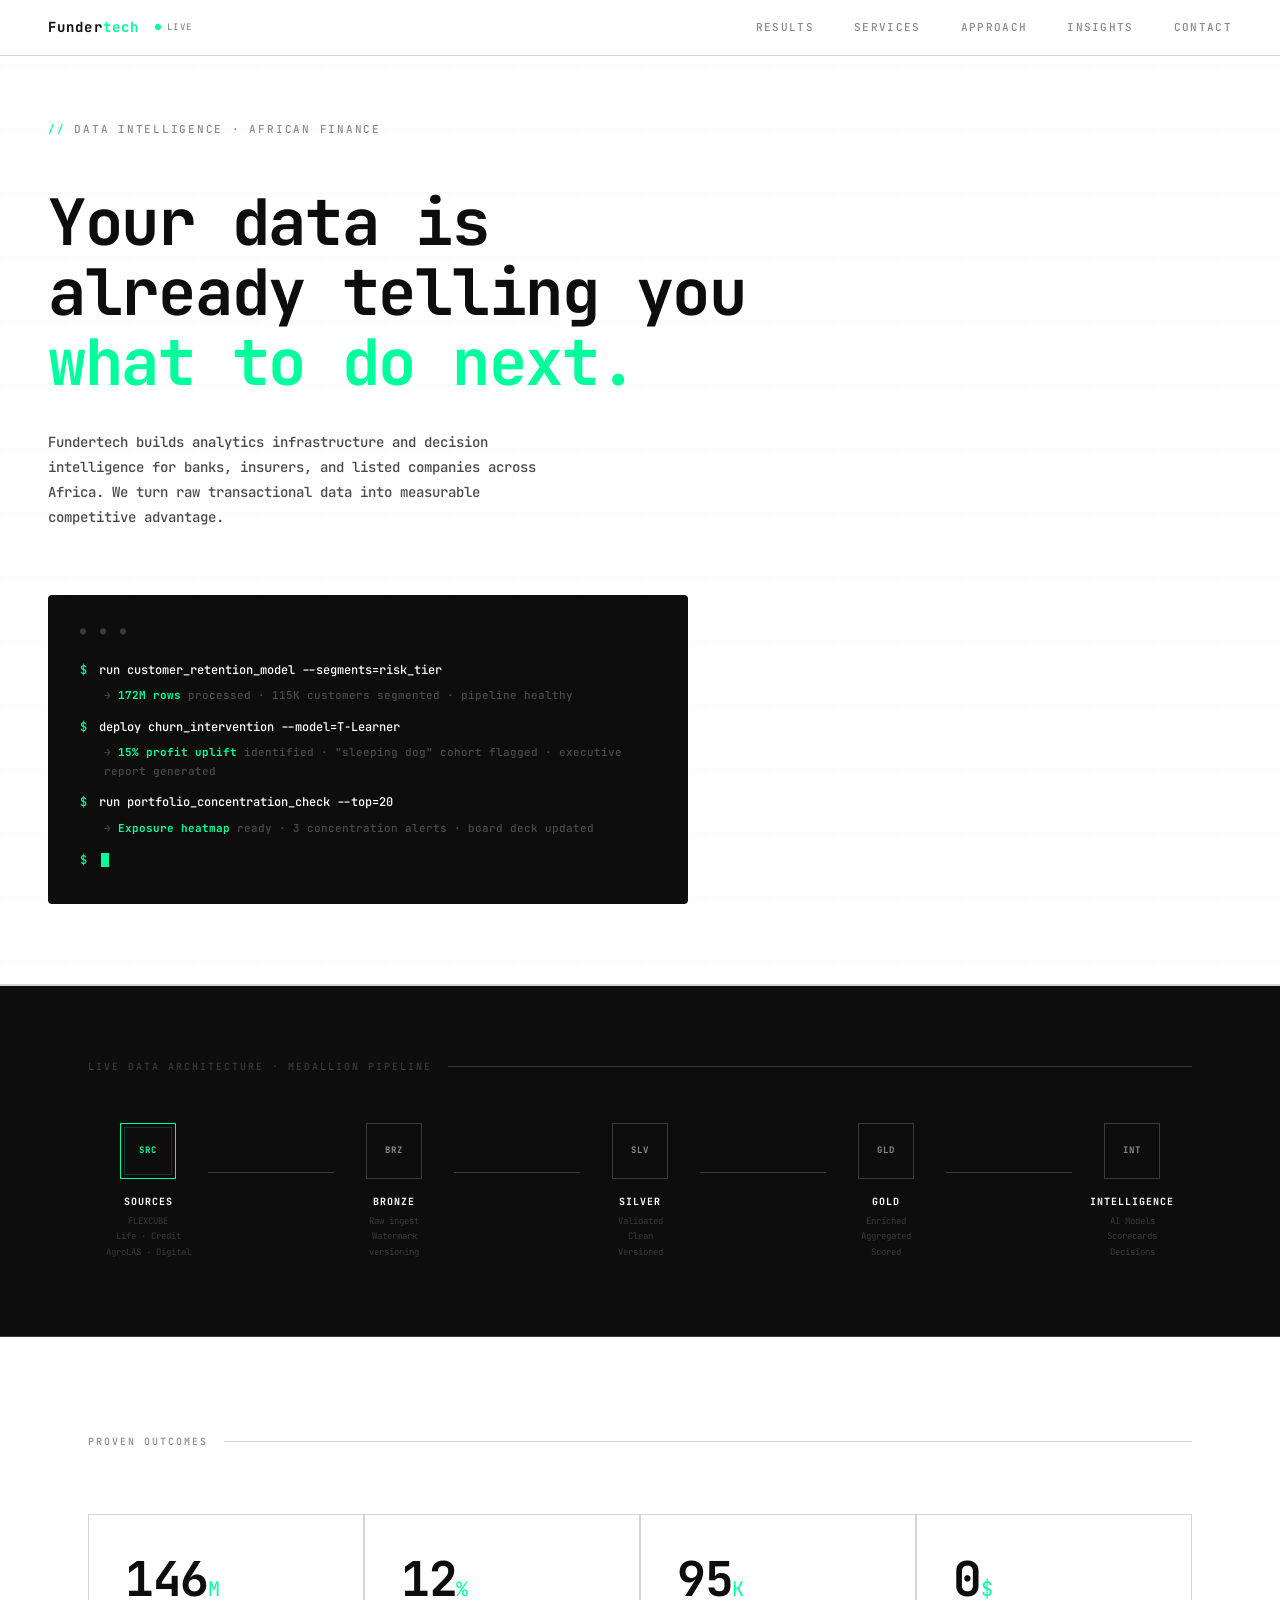
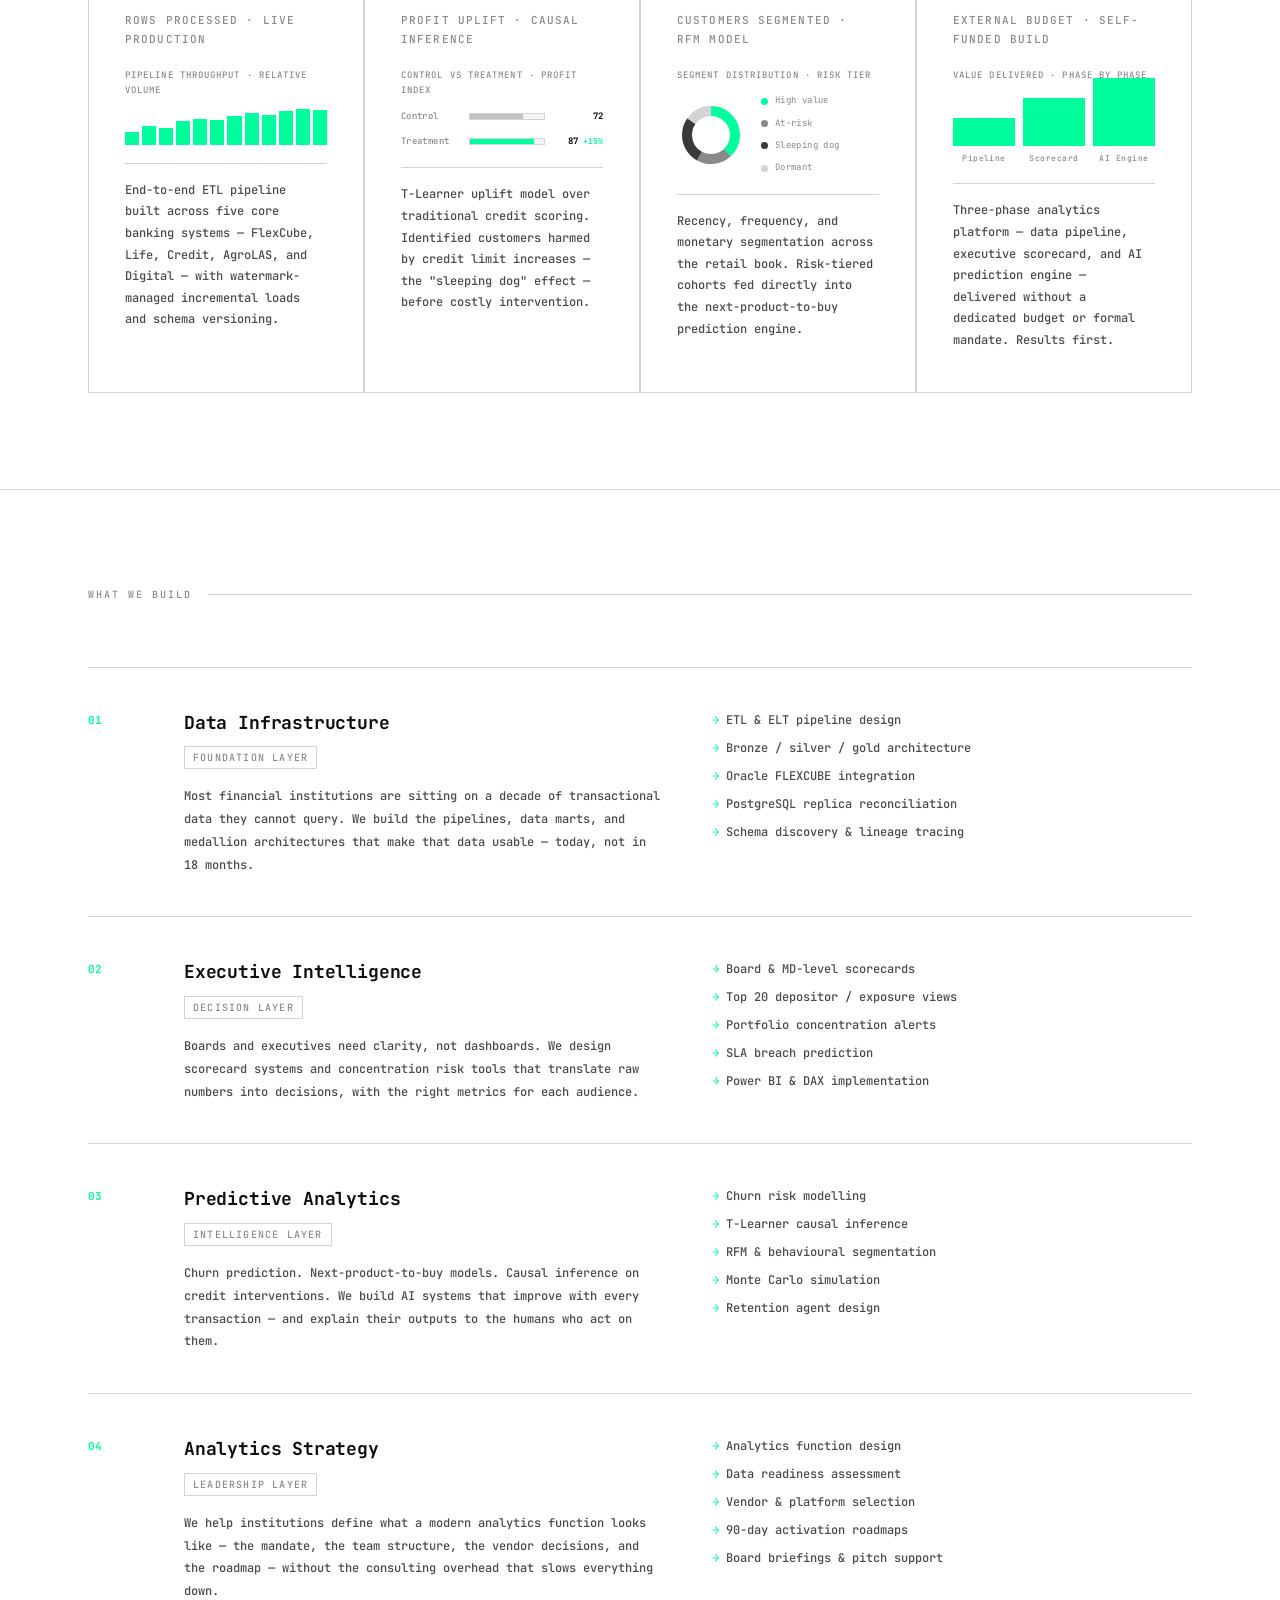
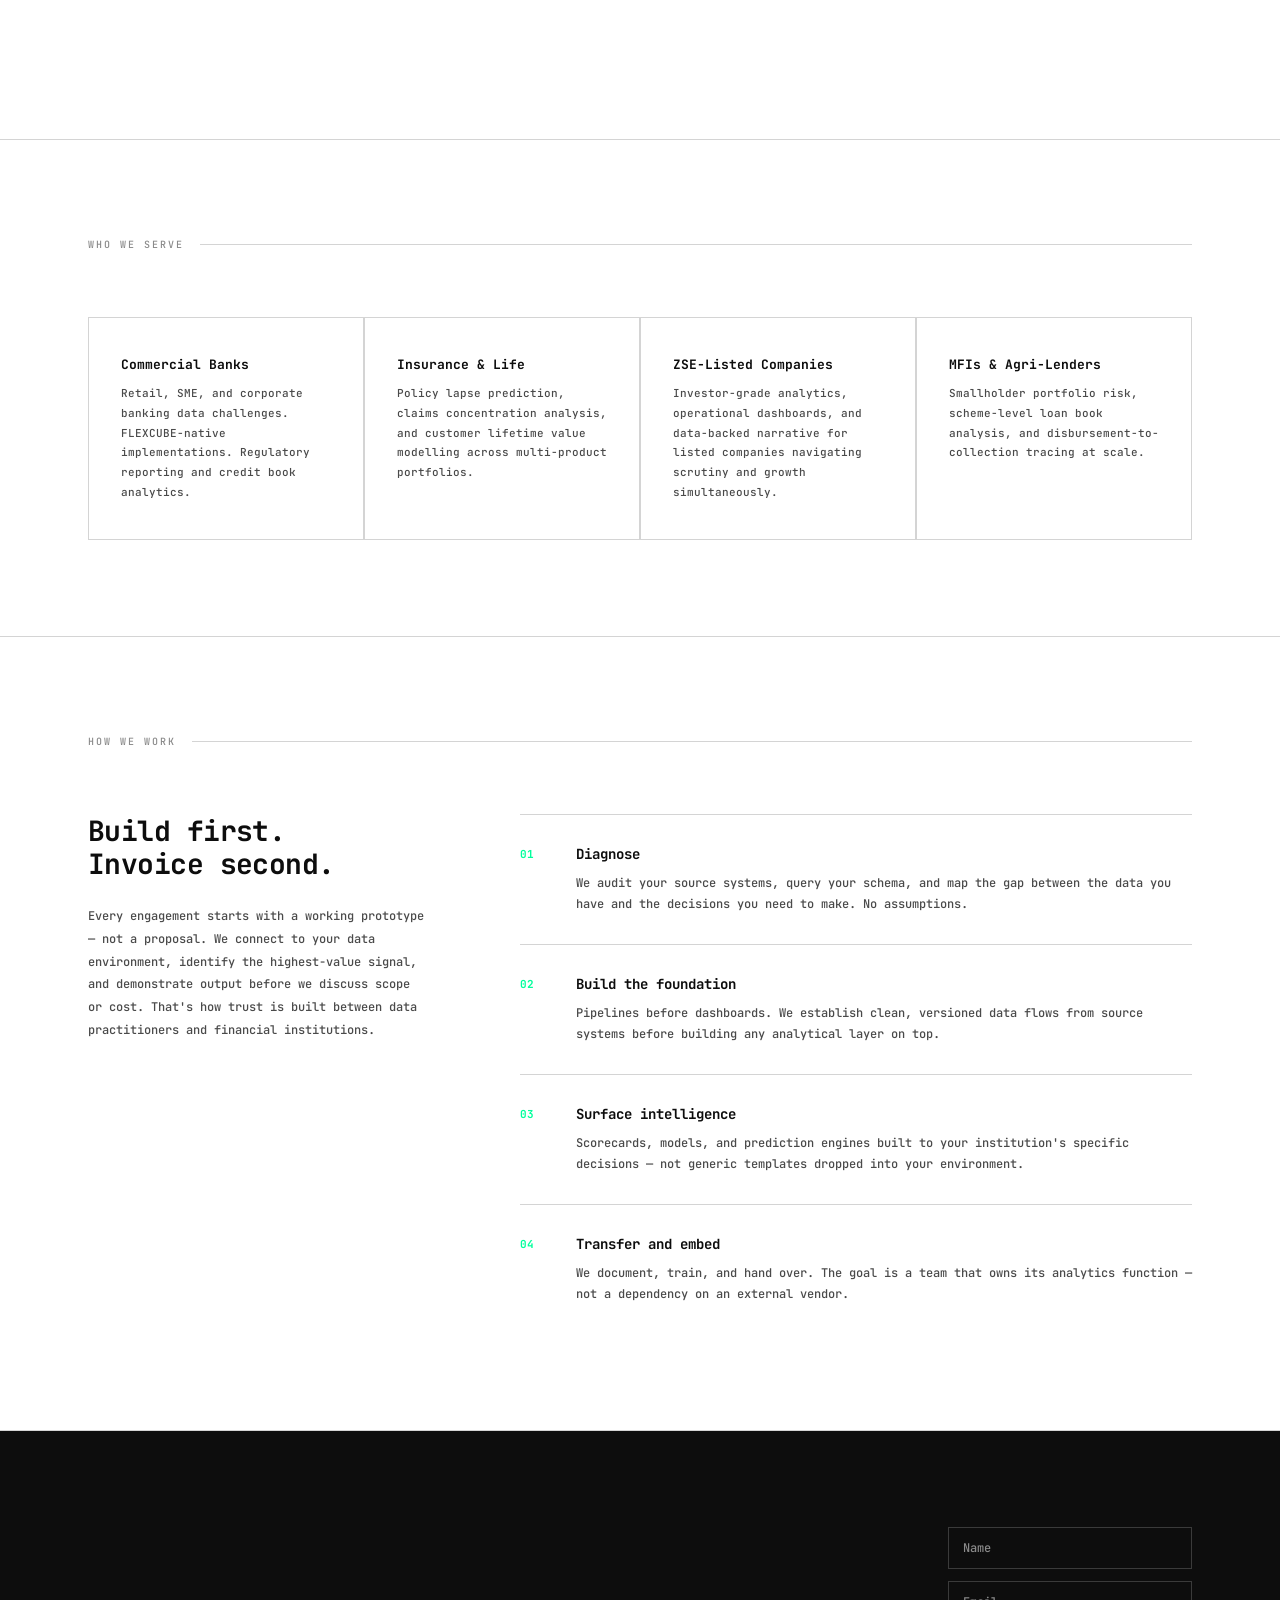
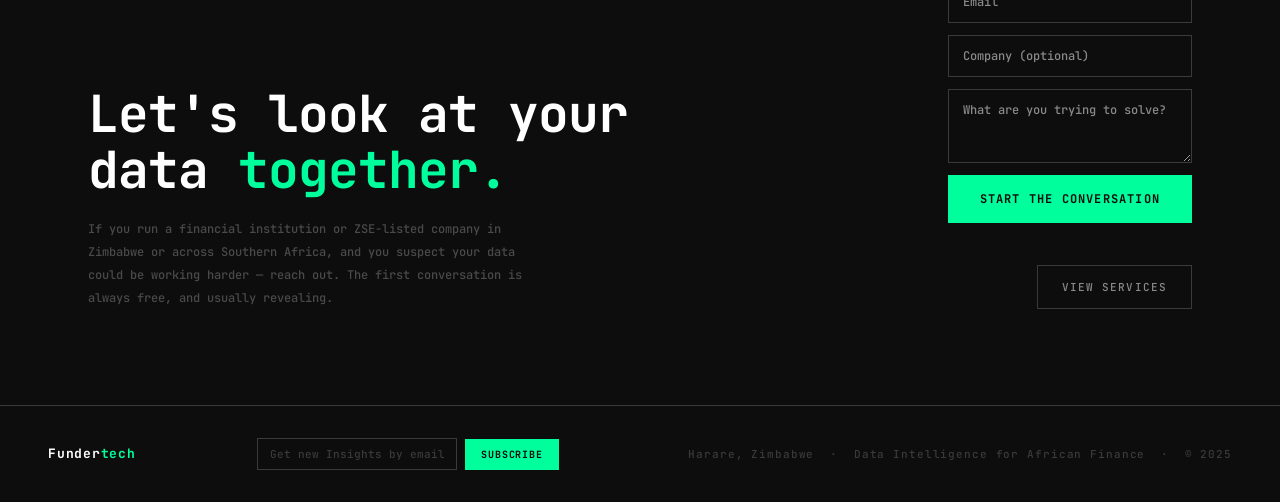
<file: index.html>
<!DOCTYPE html>
<html lang="en">
<head>
<meta charset="UTF-8">
<meta name="viewport" content="width=device-width, initial-scale=1.0">
<title>Fundertech — Data Intelligence for African Finance</title>
<link rel="preconnect" href="https://fonts.googleapis.com">
<link href="https://fonts.googleapis.com/css2?family=JetBrains+Mono:wght@400;500;600;700&display=swap" rel="stylesheet">
<link rel="stylesheet" href="styles.css">
</head>
<body>

<!-- NAV -->
<nav>
  <div class="nav-brand">
    <a href="#" class="nav-logo">Funder<span>tech</span></a>
    <span class="nav-live"><span class="live-dot"></span>live</span>
  </div>
  <button class="nav-toggle" aria-label="Toggle menu" aria-expanded="false" aria-controls="nav-links">
    <span></span><span></span><span></span>
  </button>
  <ul class="nav-links" id="nav-links">
    <li><a href="#results">Results</a></li>
    <li><a href="#services">Services</a></li>
    <li><a href="#approach">Approach</a></li>
    <li><a href="insights.html">Insights</a></li>
    <li><a href="#contact">Contact</a></li>
  </ul>
</nav>
<script src="nav.js" defer></script>

<!-- HERO -->
<section>
  <div class="hero">
    <div class="hero-grid"></div>
    <div class="hero-scan"></div>
    <p class="hero-eyebrow">Data Intelligence · African Finance</p>
    <h1 class="hero-headline">
      Your data is<br>
      already telling you<br>
      <span class="accent">what to do next.</span>
    </h1>
    <p class="hero-sub">
      Fundertech builds analytics infrastructure and decision intelligence for banks, insurers, and listed companies across Africa. We turn raw transactional data into measurable competitive advantage.
    </p>
    <div class="terminal">
      <div class="t-line">
        <span class="t-prompt">$</span>
        <span class="t-cmd">run customer_retention_model --segments=risk_tier</span>
      </div>
      <div class="t-out">→ <span>172M rows</span> processed · 115K customers segmented · pipeline healthy</div>
      <div class="t-line">
        <span class="t-prompt">$</span>
        <span class="t-cmd">deploy churn_intervention --model=T-Learner</span>
      </div>
      <div class="t-out">→ <span>15% profit uplift</span> identified · "sleeping dog" cohort flagged · executive report generated</div>
      <div class="t-line">
        <span class="t-prompt">$</span>
        <span class="t-cmd">run portfolio_concentration_check --top=20</span>
      </div>
      <div class="t-out">→ <span>Exposure heatmap</span> ready · 3 concentration alerts · board deck updated</div>
      <div class="t-line">
        <span class="t-prompt">$</span>
        <span class="t-cmd"><span class="cursor"></span></span>
      </div>
    </div>
  </div>
</section>

<!-- DATA PIPELINE -->
<div class="pipeline-section">
  <div class="pipeline-inner">
    <div class="pipeline-label">Live data architecture · medallion pipeline</div>
    <div class="pipeline-flow">

      <div class="pipeline-node">
        <div class="node-box active">SRC</div>
        <div class="node-name">Sources</div>
        <div class="node-sub">FLEXCUBE<br>Life · Credit<br>AgroLAS · Digital</div>
      </div>

      <div class="pipeline-connector">
        <div class="conn-dot"></div><div class="conn-dot"></div><div class="conn-dot"></div>
      </div>

      <div class="pipeline-node">
        <div class="node-box">BRZ</div>
        <div class="node-name">Bronze</div>
        <div class="node-sub">Raw ingest<br>Watermark<br>versioning</div>
      </div>

      <div class="pipeline-connector">
        <div class="conn-dot"></div><div class="conn-dot"></div><div class="conn-dot"></div>
      </div>

      <div class="pipeline-node">
        <div class="node-box">SLV</div>
        <div class="node-name">Silver</div>
        <div class="node-sub">Validated<br>Clean<br>Versioned</div>
      </div>

      <div class="pipeline-connector">
        <div class="conn-dot"></div><div class="conn-dot"></div><div class="conn-dot"></div>
      </div>

      <div class="pipeline-node">
        <div class="node-box">GLD</div>
        <div class="node-name">Gold</div>
        <div class="node-sub">Enriched<br>Aggregated<br>Scored</div>
      </div>

      <div class="pipeline-connector">
        <div class="conn-dot"></div><div class="conn-dot"></div><div class="conn-dot"></div>
      </div>

      <div class="pipeline-node">
        <div class="node-box">INT</div>
        <div class="node-name">Intelligence</div>
        <div class="node-sub">AI Models<br>Scorecards<br>Decisions</div>
      </div>

    </div>
  </div>
</div>

<!-- RESULTS -->
<section id="results">
  <div class="section-inner">
    <div class="section-label">Proven outcomes</div>
    <div class="results-grid">

      <!-- 172M -->
      <div class="result-card">
        <div class="result-metric">
          <span class="counter-num" data-target="172">172</span><span class="unit">M</span>
        </div>
        <div class="result-label">Rows processed · live production</div>
        <div class="mini-chart">
          <div class="chart-title">Pipeline throughput · relative volume</div>
          <div class="spark-bars">
            <div class="sp-bar"></div><div class="sp-bar"></div><div class="sp-bar"></div>
            <div class="sp-bar"></div><div class="sp-bar"></div><div class="sp-bar"></div>
            <div class="sp-bar"></div><div class="sp-bar"></div><div class="sp-bar"></div>
            <div class="sp-bar"></div><div class="sp-bar"></div><div class="sp-bar"></div>
          </div>
        </div>
        <div class="result-desc">End-to-end ETL pipeline built across five core banking systems — FlexCube, Life, Credit, AgroLAS, and Digital — with watermark-managed incremental loads and schema versioning.</div>
      </div>

      <!-- 15% -->
      <div class="result-card">
        <div class="result-metric">
          <span class="counter-num" data-target="15">15</span><span class="unit">%</span>
        </div>
        <div class="result-label">Profit uplift · causal inference</div>
        <div class="mini-chart">
          <div class="chart-title">Control vs treatment · profit index</div>
          <div class="cmp-chart">
            <div class="cmp-row">
              <div class="cmp-label">Control</div>
              <div class="cmp-track"><div class="cmp-fill is-control" data-width="72"></div></div>
              <div class="cmp-val">72</div>
            </div>
            <div class="cmp-row">
              <div class="cmp-label">Treatment</div>
              <div class="cmp-track"><div class="cmp-fill is-treatment" data-width="87"></div></div>
              <div class="cmp-val">87 <span class="cmp-delta">+15%</span></div>
            </div>
          </div>
        </div>
        <div class="result-desc">T-Learner uplift model over traditional credit scoring. Identified customers harmed by credit limit increases — the "sleeping dog" effect — before costly intervention.</div>
      </div>

      <!-- 115K -->
      <div class="result-card">
        <div class="result-metric">
          <span class="counter-num" data-target="115">115</span><span class="unit">K</span>
        </div>
        <div class="result-label">Customers segmented · RFM model</div>
        <div class="mini-chart">
          <div class="chart-title">Segment distribution · risk tier</div>
          <div class="donut-wrap">
            <!-- r=24, C≈150.8 ≈151. Segments: 38%=57, 20%=30, 26%=40, 16%=24. Offsets stack. -->
            <svg width="68" height="68" viewBox="0 0 68 68" style="flex-shrink:0">
              <circle cx="34" cy="34" r="24" fill="none" stroke="#F2F2F2" stroke-width="10"/>
              <!-- High value: 57 units, starts at top -->
              <circle class="donut-seg" cx="34" cy="34" r="24" fill="none"
                stroke="#00FF9C" stroke-width="10"
                stroke-dashoffset="0"
                data-dash="57 151"
                transform="rotate(-90 34 34)"/>
              <!-- At-risk: 30 units, offset -57 -->
              <circle class="donut-seg" cx="34" cy="34" r="24" fill="none"
                stroke="#8A8A8A" stroke-width="10"
                stroke-dashoffset="-57"
                data-dash="30 151"
                transform="rotate(-90 34 34)"/>
              <!-- Sleeping dog: 40 units, offset -87 -->
              <circle class="donut-seg" cx="34" cy="34" r="24" fill="none"
                stroke="#3A3A3A" stroke-width="10"
                stroke-dashoffset="-87"
                data-dash="40 151"
                transform="rotate(-90 34 34)"/>
              <!-- Dormant: 24 units, offset -127 -->
              <circle class="donut-seg" cx="34" cy="34" r="24" fill="none"
                stroke="#D4D4D4" stroke-width="10"
                stroke-dashoffset="-127"
                data-dash="24 151"
                transform="rotate(-90 34 34)"/>
            </svg>
            <div class="donut-legend">
              <div class="legend-row"><div class="legend-pip" style="background:#00FF9C"></div>High value</div>
              <div class="legend-row"><div class="legend-pip" style="background:#8A8A8A"></div>At-risk</div>
              <div class="legend-row"><div class="legend-pip" style="background:#3A3A3A"></div>Sleeping dog</div>
              <div class="legend-row"><div class="legend-pip" style="background:#D4D4D4"></div>Dormant</div>
            </div>
          </div>
        </div>
        <div class="result-desc">Recency, frequency, and monetary segmentation across the retail book. Risk-tiered cohorts fed directly into the next-product-to-buy prediction engine.</div>
      </div>

      <!-- $0 -->
      <div class="result-card">
        <div class="result-metric">
          0<span class="unit">$</span>
        </div>
        <div class="result-label">External budget · self-funded build</div>
        <div class="mini-chart">
          <div class="chart-title">Value delivered · phase by phase</div>
          <div class="phase-wrap">
            <div class="phase-col">
              <div class="phase-bar" data-height="28"></div>
              <div class="phase-lbl">Pipeline</div>
            </div>
            <div class="phase-col">
              <div class="phase-bar" data-height="48"></div>
              <div class="phase-lbl">Scorecard</div>
            </div>
            <div class="phase-col">
              <div class="phase-bar" data-height="68"></div>
              <div class="phase-lbl">AI Engine</div>
            </div>
          </div>
        </div>
        <div class="result-desc">Three-phase analytics platform — data pipeline, executive scorecard, and AI prediction engine — delivered without a dedicated budget or formal mandate. Results first.</div>
      </div>

    </div>
  </div>
</section>

<!-- SERVICES -->
<section id="services">
  <div class="section-inner">
    <div class="section-label">What we build</div>
    <div class="services-list">

      <div class="service-row">
        <div class="service-num">01</div>
        <div>
          <div class="service-name">Data Infrastructure</div>
          <div class="service-tag">Foundation layer</div>
          <p class="service-body">Most financial institutions are sitting on a decade of transactional data they cannot query. We build the pipelines, data marts, and medallion architectures that make that data usable — today, not in 18 months.</p>
        </div>
        <ul class="service-detail">
          <li>ETL & ELT pipeline design</li>
          <li>Bronze / silver / gold architecture</li>
          <li>Oracle FLEXCUBE integration</li>
          <li>PostgreSQL replica reconciliation</li>
          <li>Schema discovery & lineage tracing</li>
        </ul>
      </div>

      <div class="service-row">
        <div class="service-num">02</div>
        <div>
          <div class="service-name">Executive Intelligence</div>
          <div class="service-tag">Decision layer</div>
          <p class="service-body">Boards and executives need clarity, not dashboards. We design scorecard systems and concentration risk tools that translate raw numbers into decisions, with the right metrics for each audience.</p>
        </div>
        <ul class="service-detail">
          <li>Board & MD-level scorecards</li>
          <li>Top 20 depositor / exposure views</li>
          <li>Portfolio concentration alerts</li>
          <li>SLA breach prediction</li>
          <li>Power BI & DAX implementation</li>
        </ul>
      </div>

      <div class="service-row">
        <div class="service-num">03</div>
        <div>
          <div class="service-name">Predictive Analytics</div>
          <div class="service-tag">Intelligence layer</div>
          <p class="service-body">Churn prediction. Next-product-to-buy models. Causal inference on credit interventions. We build AI systems that improve with every transaction — and explain their outputs to the humans who act on them.</p>
        </div>
        <ul class="service-detail">
          <li>Churn risk modelling</li>
          <li>T-Learner causal inference</li>
          <li>RFM & behavioural segmentation</li>
          <li>Monte Carlo simulation</li>
          <li>Retention agent design</li>
        </ul>
      </div>

      <div class="service-row">
        <div class="service-num">04</div>
        <div>
          <div class="service-name">Analytics Strategy</div>
          <div class="service-tag">Leadership layer</div>
          <p class="service-body">We help institutions define what a modern analytics function looks like — the mandate, the team structure, the vendor decisions, and the roadmap — without the consulting overhead that slows everything down.</p>
        </div>
        <ul class="service-detail">
          <li>Analytics function design</li>
          <li>Data readiness assessment</li>
          <li>Vendor & platform selection</li>
          <li>90-day activation roadmaps</li>
          <li>Board briefings & pitch support</li>
        </ul>
      </div>

    </div>
  </div>
</section>

<!-- WHO WE SERVE -->
<section>
  <div class="section-inner">
    <div class="section-label">Who we serve</div>
    <div class="clients-grid">
      <div class="client-cell">
        <div class="client-sector">Commercial Banks</div>
        <div class="client-desc">Retail, SME, and corporate banking data challenges. FLEXCUBE-native implementations. Regulatory reporting and credit book analytics.</div>
      </div>
      <div class="client-cell">
        <div class="client-sector">Insurance &amp; Life</div>
        <div class="client-desc">Policy lapse prediction, claims concentration analysis, and customer lifetime value modelling across multi-product portfolios.</div>
      </div>
      <div class="client-cell">
        <div class="client-sector">ZSE-Listed Companies</div>
        <div class="client-desc">Investor-grade analytics, operational dashboards, and data-backed narrative for listed companies navigating scrutiny and growth simultaneously.</div>
      </div>
      <div class="client-cell">
        <div class="client-sector">MFIs &amp; Agri-Lenders</div>
        <div class="client-desc">Smallholder portfolio risk, scheme-level loan book analysis, and disbursement-to-collection tracing at scale.</div>
      </div>
    </div>
  </div>
</section>

<!-- APPROACH -->
<section id="approach">
  <div class="section-inner">
    <div class="section-label">How we work</div>
    <div class="approach-block">
      <div class="approach-left">
        <h2>Build first.<br>Invoice second.</h2>
        <p>Every engagement starts with a working prototype — not a proposal. We connect to your data environment, identify the highest-value signal, and demonstrate output before we discuss scope or cost. That's how trust is built between data practitioners and financial institutions.</p>
      </div>
      <div class="approach-right">
        <div class="approach-step">
          <div class="step-num">01</div>
          <div>
            <div class="step-title">Diagnose</div>
            <p class="step-body">We audit your source systems, query your schema, and map the gap between the data you have and the decisions you need to make. No assumptions.</p>
          </div>
        </div>
        <div class="approach-step">
          <div class="step-num">02</div>
          <div>
            <div class="step-title">Build the foundation</div>
            <p class="step-body">Pipelines before dashboards. We establish clean, versioned data flows from source systems before building any analytical layer on top.</p>
          </div>
        </div>
        <div class="approach-step">
          <div class="step-num">03</div>
          <div>
            <div class="step-title">Surface intelligence</div>
            <p class="step-body">Scorecards, models, and prediction engines built to your institution's specific decisions — not generic templates dropped into your environment.</p>
          </div>
        </div>
        <div class="approach-step">
          <div class="step-num">04</div>
          <div>
            <div class="step-title">Transfer and embed</div>
            <p class="step-body">We document, train, and hand over. The goal is a team that owns its analytics function — not a dependency on an external vendor.</p>
          </div>
        </div>
      </div>
    </div>
  </div>
</section>

<!-- CTA -->
<section id="contact" class="cta-section">
  <div class="cta-inner">
    <div class="cta-left">
      <h2>Let's look at your data <span class="accent">together.</span></h2>
      <p>If you run a financial institution or ZSE-listed company in Zimbabwe or across Southern Africa, and you suspect your data could be working harder — reach out. The first conversation is always free, and usually revealing.</p>
    </div>
    <div class="cta-right">
      <form id="contact-form" class="contact-form" novalidate>
        <input type="text" name="name" placeholder="Name" autocomplete="name" required>
        <input type="email" name="email" placeholder="Email" autocomplete="email" required>
        <input type="text" name="company" placeholder="Company (optional)" autocomplete="organization">
        <textarea name="message" placeholder="What are you trying to solve?" rows="3" required></textarea>
        <button type="submit" class="btn-primary">Start the conversation</button>
        <p class="form-status" id="form-status"></p>
      </form>
      <a href="#services" class="btn-ghost">View services</a>
    </div>
  </div>
</section>

<!-- FOOTER -->
<footer>
  <div class="footer-logo">Funder<span>tech</span></div>
  <form id="newsletter-form" class="newsletter-form" novalidate>
    <input type="email" name="email" placeholder="Get new Insights by email" required>
    <button type="submit">Subscribe</button>
    <span class="newsletter-status" id="newsletter-status"></span>
  </form>
  <div class="footer-meta">Harare, Zimbabwe &nbsp;·&nbsp; Data Intelligence for African Finance &nbsp;·&nbsp; © 2025</div>
</footer>
<script src="newsletter.js" defer></script>

<script>
(function () {
  /* ── Approach steps: staggered reveal ── */
  const steps = document.querySelectorAll('.approach-step');
  const stepObs = new IntersectionObserver(entries => {
    entries.forEach((e, i) => {
      if (e.isIntersecting) {
        setTimeout(() => e.target.classList.add('visible'), i * 120);
        stepObs.unobserve(e.target);
      }
    });
  }, { threshold: 0.15 });
  steps.forEach(s => stepObs.observe(s));

  /* ── Counter animation ── */
  function runCounter(el, target, duration) {
    const start = performance.now();
    (function tick(now) {
      const p = Math.min((now - start) / duration, 1);
      const ease = 1 - Math.pow(1 - p, 3);
      el.textContent = Math.round(ease * target).toLocaleString();
      if (p < 1) requestAnimationFrame(tick);
    })(start);
  }

  /* ── Results: all charts + counters fire together ── */
  let fired = false;
  function animateResults() {
    if (fired) return;
    fired = true;

    /* Counters */
    document.querySelectorAll('.counter-num[data-target]').forEach(el => {
      runCounter(el, parseInt(el.dataset.target, 10), 2000);
    });

    /* Before/after bars */
    document.querySelectorAll('.cmp-fill[data-width]').forEach((el, i) => {
      setTimeout(() => { el.style.width = el.dataset.width + '%'; }, i * 180);
    });

    /* Donut segments */
    document.querySelectorAll('.donut-seg[data-dash]').forEach((el, i) => {
      setTimeout(() => { el.style.strokeDasharray = el.dataset.dash; }, i * 160 + 200);
    });

    /* Sparkline bars */
    const spark = document.querySelector('.spark-bars');
    if (spark) spark.classList.add('animate');

    /* Phase bars */
    document.querySelectorAll('.phase-bar[data-height]').forEach((el, i) => {
      setTimeout(() => {
        el.style.height = el.dataset.height + 'px';
        el.style.opacity = '1';
      }, i * 220 + 100);
    });
  }

  const grid = document.querySelector('.results-grid');
  if (grid) {
    new IntersectionObserver(entries => {
      if (entries[0].isIntersecting) animateResults();
    }, { threshold: 0.05 }).observe(grid);
  }
})();
</script>
<script>
(function () {
  const form = document.getElementById('contact-form');
  const status = document.getElementById('form-status');
  if (!form) return;

  form.addEventListener('submit', function (e) {
    e.preventDefault();
    const data = Object.fromEntries(new FormData(form));
    status.textContent = 'Sending…';
    status.className = 'form-status';

    fetch('/api/contact', {
      method: 'POST',
      headers: { 'Content-Type': 'application/json' },
      body: JSON.stringify(data),
    })
      .then((r) => r.json().then((body) => ({ ok: r.ok, body })))
      .then(({ ok, body }) => {
        if (ok) {
          status.textContent = "Message sent — we'll be in touch shortly.";
          status.className = 'form-status success';
          form.reset();
        } else {
          status.textContent = body.error || 'Something went wrong. Please try again.';
          status.className = 'form-status error';
        }
      })
      .catch(() => {
        status.textContent = 'Network error. Please try again.';
        status.className = 'form-status error';
      });
  });
})();
</script>
</body>
</html>
</file>
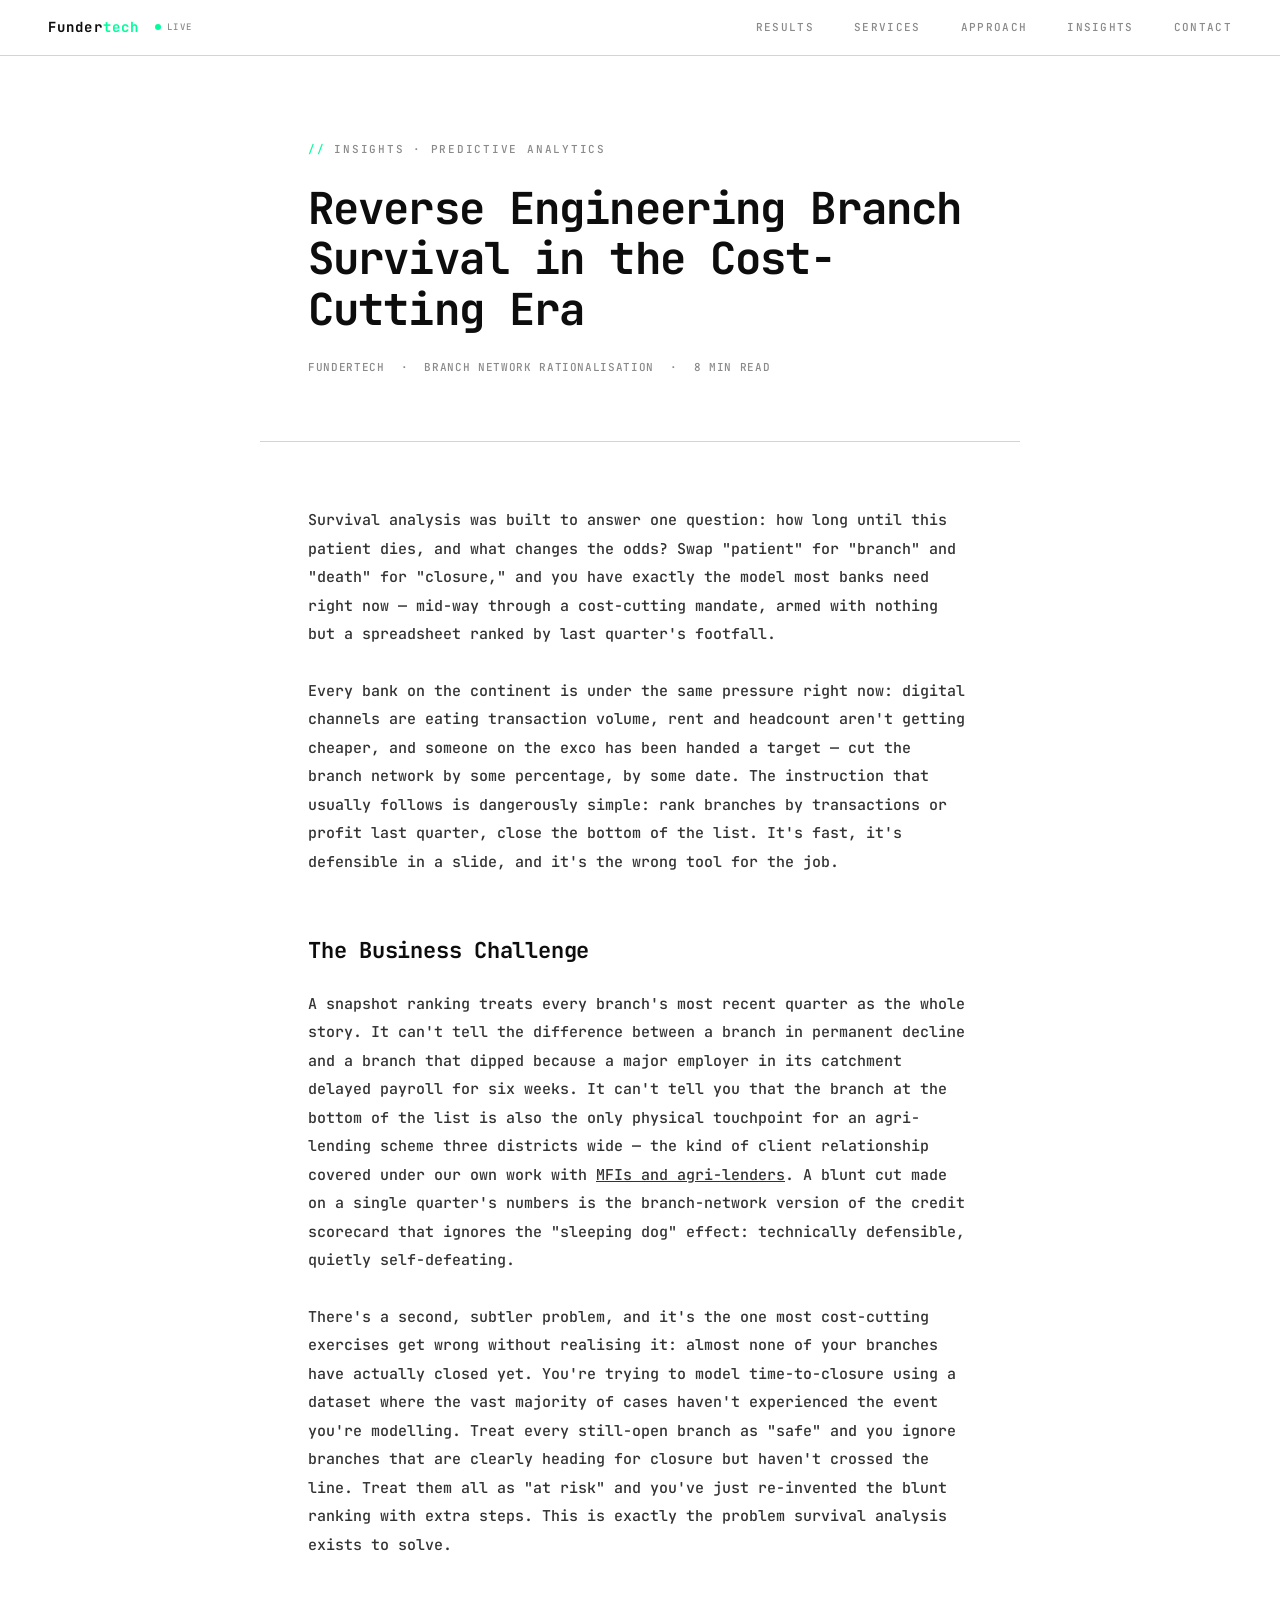
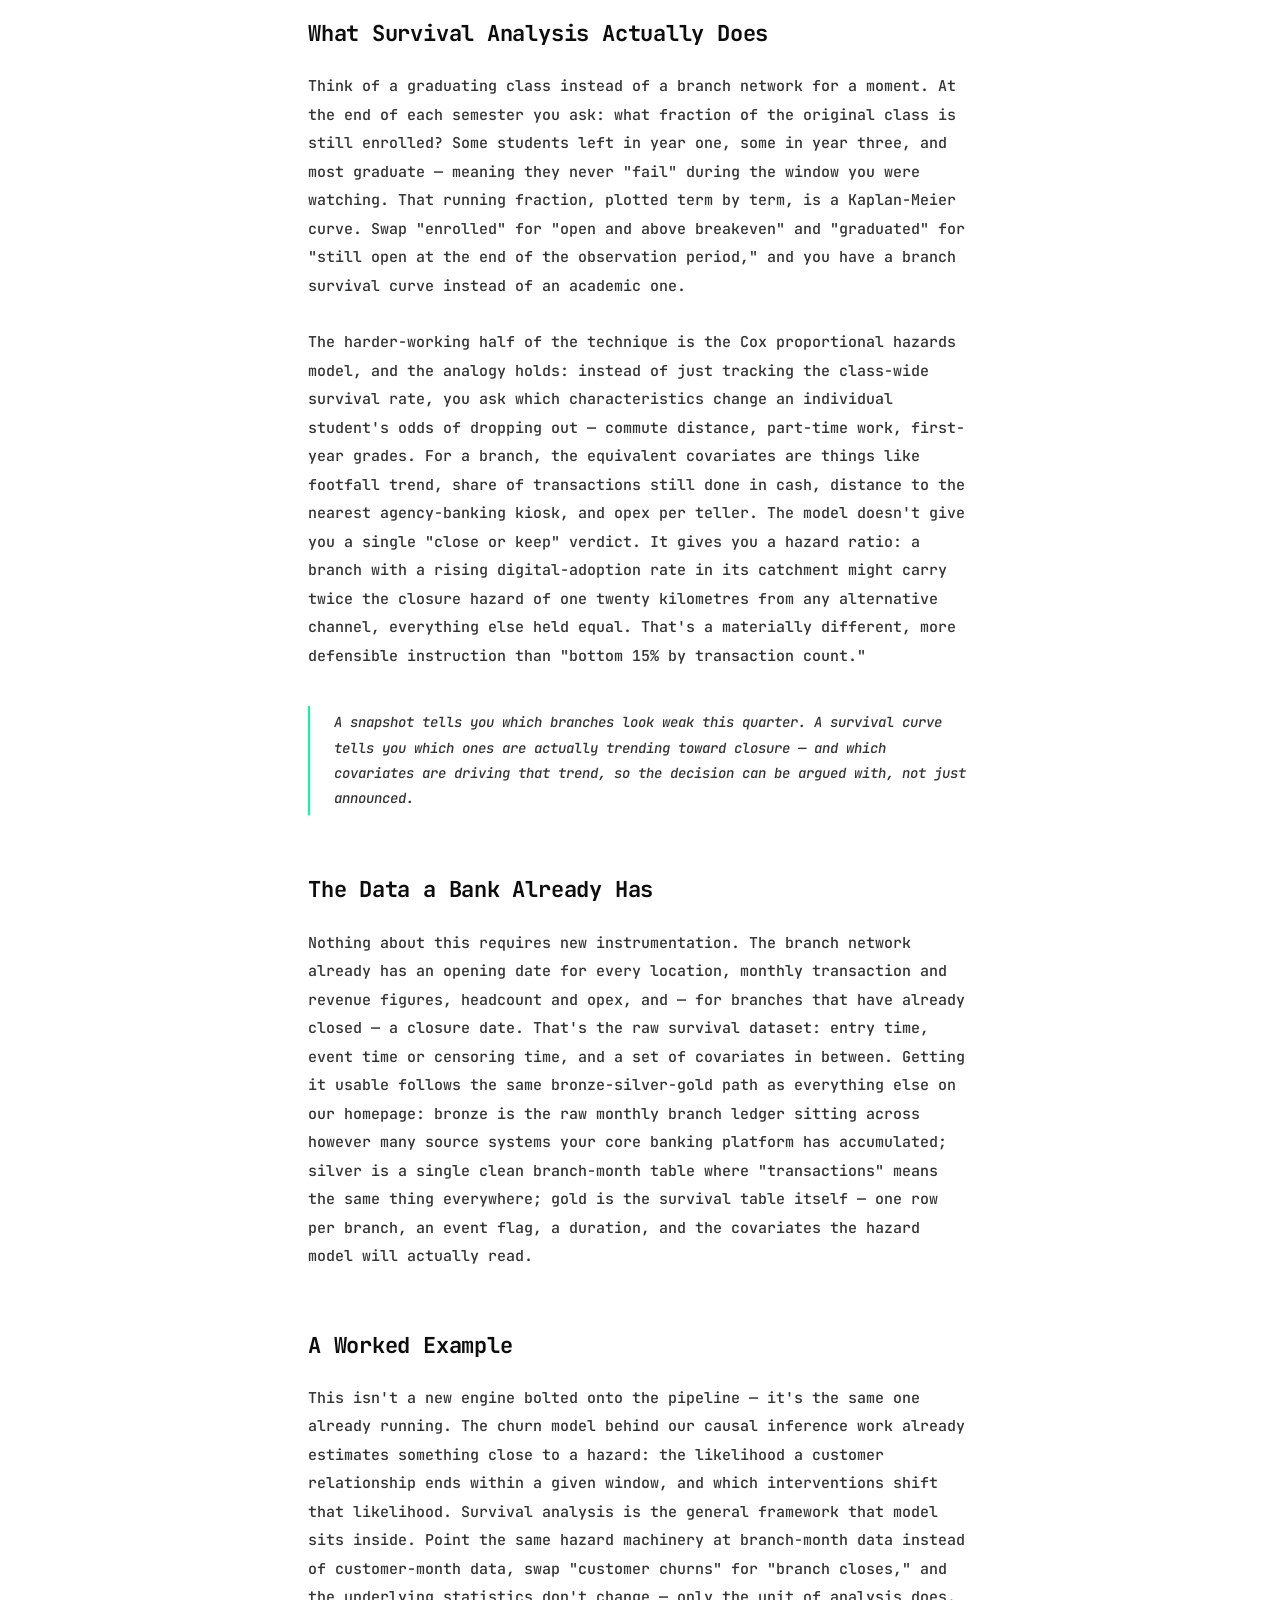
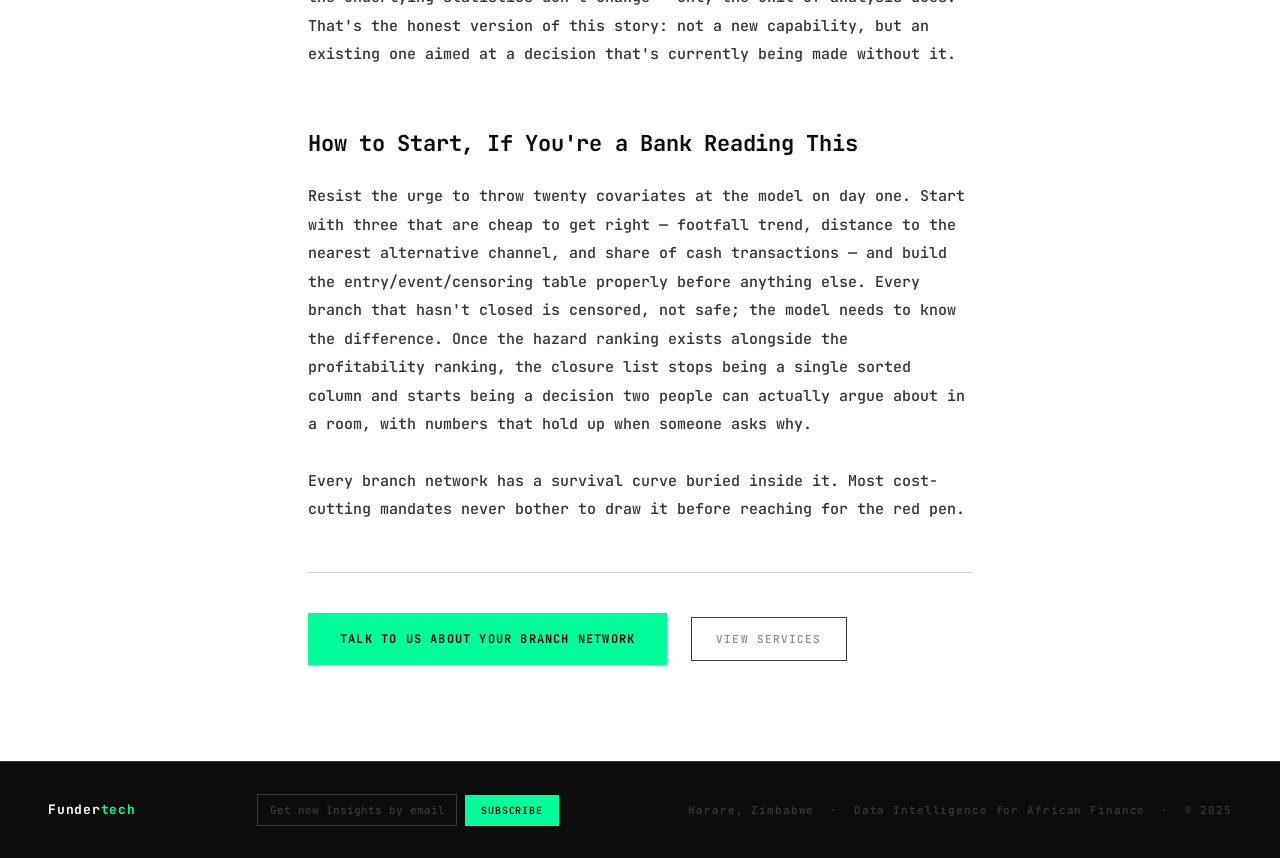
<file: branch-survival-analysis-cost-cutting.html>
<!DOCTYPE html>
<html lang="en">
<head>
<meta charset="UTF-8">
<meta name="viewport" content="width=device-width, initial-scale=1.0">
<title>Reverse Engineering Branch Survival in the Cost-Cutting Era — Fundertech</title>
<meta name="description" content="Most branch closure lists are built from a snapshot ranking of last quarter's footfall. Survival analysis asks a different, better question — and it's already sitting inside your churn model.">
<link rel="preconnect" href="https://fonts.googleapis.com">
<link href="https://fonts.googleapis.com/css2?family=JetBrains+Mono:wght@400;500;600;700&display=swap" rel="stylesheet">
<link rel="stylesheet" href="styles.css">
</head>
<body>

<!-- NAV -->
<nav>
  <div class="nav-brand">
    <a href="index.html" class="nav-logo">Funder<span>tech</span></a>
    <span class="nav-live"><span class="live-dot"></span>live</span>
  </div>
  <button class="nav-toggle" aria-label="Toggle menu" aria-expanded="false" aria-controls="nav-links">
    <span></span><span></span><span></span>
  </button>
  <ul class="nav-links" id="nav-links">
    <li><a href="index.html#results">Results</a></li>
    <li><a href="index.html#services">Services</a></li>
    <li><a href="index.html#approach">Approach</a></li>
    <li><a href="insights.html">Insights</a></li>
    <li><a href="index.html#contact">Contact</a></li>
  </ul>
</nav>
<script src="nav.js" defer></script>

<article>
  <div class="article-hero">
    <p class="article-eyebrow">Insights · Predictive Analytics</p>
    <h1 class="article-title">Reverse Engineering Branch Survival in the Cost-Cutting Era</h1>
    <div class="article-meta">
      <span>Fundertech</span>
      <span>·</span>
      <span>Branch Network Rationalisation</span>
      <span>·</span>
      <span>8 min read</span>
    </div>
  </div>

  <div class="article-body">
    <p class="article-hook">Survival analysis was built to answer one question: how long until this patient dies, and what changes the odds? Swap "patient" for "branch" and "death" for "closure," and you have exactly the model most banks need right now — mid-way through a cost-cutting mandate, armed with nothing but a spreadsheet ranked by last quarter's footfall.</p>

    <p>Every bank on the continent is under the same pressure right now: digital channels are eating transaction volume, rent and headcount aren't getting cheaper, and someone on the exco has been handed a target — cut the branch network by some percentage, by some date. The instruction that usually follows is dangerously simple: rank branches by transactions or profit last quarter, close the bottom of the list. It's fast, it's defensible in a slide, and it's the wrong tool for the job.</p>

    <h2>The Business Challenge</h2>
    <p>A snapshot ranking treats every branch's most recent quarter as the whole story. It can't tell the difference between a branch in permanent decline and a branch that dipped because a major employer in its catchment delayed payroll for six weeks. It can't tell you that the branch at the bottom of the list is also the only physical touchpoint for an agri-lending scheme three districts wide — the kind of client relationship covered under our own work with <a href="index.html#services" style="color:inherit;">MFIs and agri-lenders</a>. A blunt cut made on a single quarter's numbers is the branch-network version of the credit scorecard that ignores the "sleeping dog" effect: technically defensible, quietly self-defeating.</p>
    <p>There's a second, subtler problem, and it's the one most cost-cutting exercises get wrong without realising it: almost none of your branches have actually closed yet. You're trying to model time-to-closure using a dataset where the vast majority of cases haven't experienced the event you're modelling. Treat every still-open branch as "safe" and you ignore branches that are clearly heading for closure but haven't crossed the line. Treat them all as "at risk" and you've just re-invented the blunt ranking with extra steps. This is exactly the problem survival analysis exists to solve.</p>

    <h2>What Survival Analysis Actually Does</h2>
    <p>Think of a graduating class instead of a branch network for a moment. At the end of each semester you ask: what fraction of the original class is still enrolled? Some students left in year one, some in year three, and most graduate — meaning they never "fail" during the window you were watching. That running fraction, plotted term by term, is a Kaplan-Meier curve. Swap "enrolled" for "open and above breakeven" and "graduated" for "still open at the end of the observation period," and you have a branch survival curve instead of an academic one.</p>
    <p>The harder-working half of the technique is the Cox proportional hazards model, and the analogy holds: instead of just tracking the class-wide survival rate, you ask which characteristics change an individual student's odds of dropping out — commute distance, part-time work, first-year grades. For a branch, the equivalent covariates are things like footfall trend, share of transactions still done in cash, distance to the nearest agency-banking kiosk, and opex per teller. The model doesn't give you a single "close or keep" verdict. It gives you a hazard ratio: a branch with a rising digital-adoption rate in its catchment might carry twice the closure hazard of one twenty kilometres from any alternative channel, everything else held equal. That's a materially different, more defensible instruction than "bottom 15% by transaction count."</p>

    <div class="article-callout">A snapshot tells you which branches look weak this quarter. A survival curve tells you which ones are actually trending toward closure — and which covariates are driving that trend, so the decision can be argued with, not just announced.</div>

    <h2>The Data a Bank Already Has</h2>
    <p>Nothing about this requires new instrumentation. The branch network already has an opening date for every location, monthly transaction and revenue figures, headcount and opex, and — for branches that have already closed — a closure date. That's the raw survival dataset: entry time, event time or censoring time, and a set of covariates in between. Getting it usable follows the same bronze-silver-gold path as everything else on our homepage: bronze is the raw monthly branch ledger sitting across however many source systems your core banking platform has accumulated; silver is a single clean branch-month table where "transactions" means the same thing everywhere; gold is the survival table itself — one row per branch, an event flag, a duration, and the covariates the hazard model will actually read.</p>

    <h2>A Worked Example</h2>
    <p>This isn't a new engine bolted onto the pipeline — it's the same one already running. The churn model behind our causal inference work already estimates something close to a hazard: the likelihood a customer relationship ends within a given window, and which interventions shift that likelihood. Survival analysis is the general framework that model sits inside. Point the same hazard machinery at branch-month data instead of customer-month data, swap "customer churns" for "branch closes," and the underlying statistics don't change — only the unit of analysis does. That's the honest version of this story: not a new capability, but an existing one aimed at a decision that's currently being made without it.</p>

    <h2>How to Start, If You're a Bank Reading This</h2>
    <p>Resist the urge to throw twenty covariates at the model on day one. Start with three that are cheap to get right — footfall trend, distance to the nearest alternative channel, and share of cash transactions — and build the entry/event/censoring table properly before anything else. Every branch that hasn't closed is censored, not safe; the model needs to know the difference. Once the hazard ranking exists alongside the profitability ranking, the closure list stops being a single sorted column and starts being a decision two people can actually argue about in a room, with numbers that hold up when someone asks why.</p>
    <p>Every branch network has a survival curve buried inside it. Most cost-cutting mandates never bother to draw it before reaching for the red pen.</p>

    <div class="article-cta">
      <a href="index.html#contact" class="btn-primary">Talk to us about your branch network</a>
      <a href="index.html#services" class="btn-ghost">View services</a>
    </div>
  </div>
</article>

<!-- FOOTER -->
<footer>
  <div class="footer-logo">Funder<span>tech</span></div>
  <form id="newsletter-form" class="newsletter-form" novalidate>
    <input type="email" name="email" placeholder="Get new Insights by email" required>
    <button type="submit">Subscribe</button>
    <span class="newsletter-status" id="newsletter-status"></span>
  </form>
  <div class="footer-meta">Harare, Zimbabwe &nbsp;·&nbsp; Data Intelligence for African Finance &nbsp;·&nbsp; © 2025</div>
</footer>
<script src="newsletter.js" defer></script>

</body>
</html>
</file>
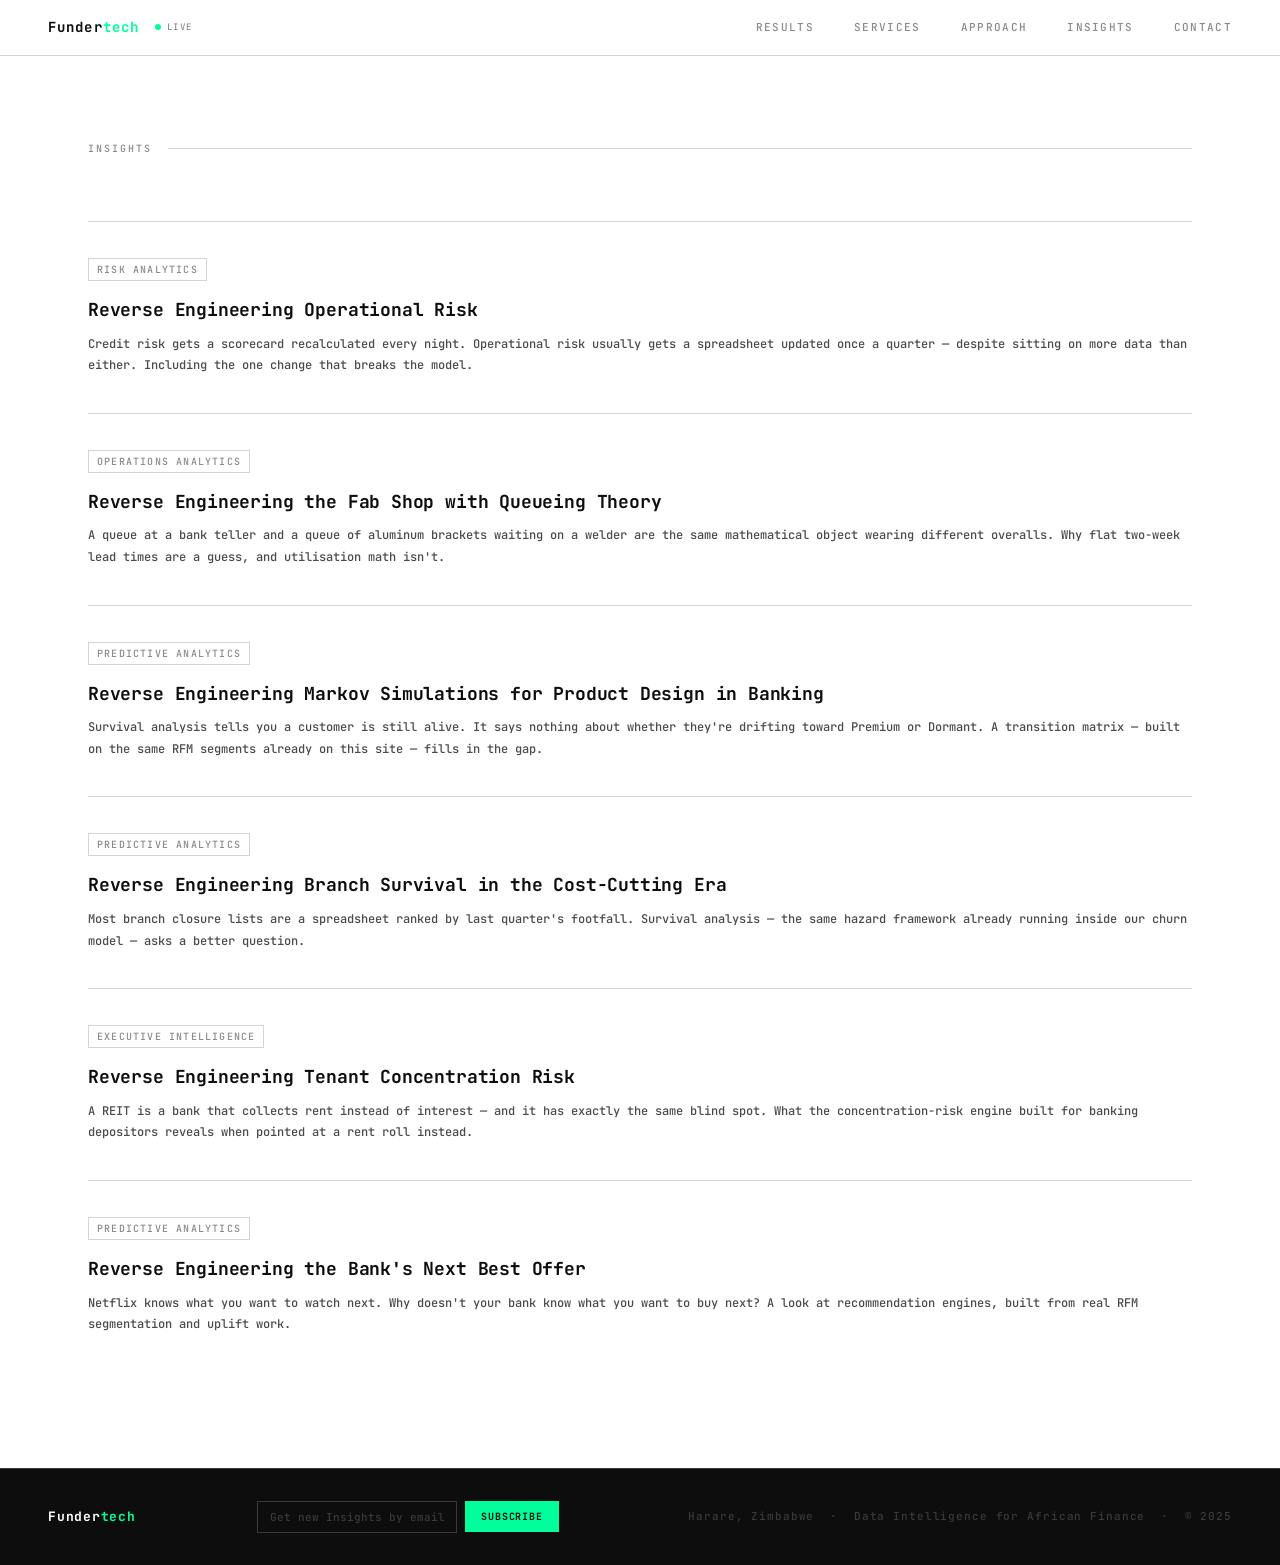
<file: insights.html>
<!DOCTYPE html>
<html lang="en">
<head>
<meta charset="UTF-8">
<meta name="viewport" content="width=device-width, initial-scale=1.0">
<title>Insights — Fundertech</title>
<meta name="description" content="Notes on data intelligence in African finance — recommendation engines, concentration risk, and the pipelines underneath both.">
<link rel="preconnect" href="https://fonts.googleapis.com">
<link href="https://fonts.googleapis.com/css2?family=JetBrains+Mono:wght@400;500;600;700&display=swap" rel="stylesheet">
<link rel="stylesheet" href="styles.css">
<style>
  .insights-list { display: flex; flex-direction: column; }
  .insight-row {
    display: block;
    padding: 36px 0;
    border-top: 1px solid var(--grey-2);
    text-decoration: none;
    color: inherit;
    transition: background 0.15s;
  }
  .insight-row:hover { background: var(--grey-1); margin: 0 -48px; padding: 36px 48px; }
  .insight-tag {
    display: inline-block;
    font-size: 10px;
    color: var(--grey-3);
    border: 1px solid var(--grey-2);
    padding: 2px 8px;
    letter-spacing: 0.12em;
    text-transform: uppercase;
    margin-bottom: 14px;
    font-weight: 500;
  }
  .insight-title { font-size: 18px; font-weight: 700; letter-spacing: -0.01em; margin-bottom: 8px; }
  .insight-dek { font-size: 12px; color: #4A4A4A; font-weight: 500; line-height: 1.8; }
  @media (max-width: 768px) {
    .insight-row:hover { margin: 0; padding: 36px 0; background: transparent; }
  }
</style>
</head>
<body>

<!-- NAV -->
<nav>
  <div class="nav-brand">
    <a href="index.html" class="nav-logo">Funder<span>tech</span></a>
    <span class="nav-live"><span class="live-dot"></span>live</span>
  </div>
  <button class="nav-toggle" aria-label="Toggle menu" aria-expanded="false" aria-controls="nav-links">
    <span></span><span></span><span></span>
  </button>
  <ul class="nav-links" id="nav-links">
    <li><a href="index.html#results">Results</a></li>
    <li><a href="index.html#services">Services</a></li>
    <li><a href="index.html#approach">Approach</a></li>
    <li><a href="insights.html">Insights</a></li>
    <li><a href="index.html#contact">Contact</a></li>
  </ul>
</nav>
<script src="nav.js" defer></script>

<section style="border-bottom:none;">
  <div class="section-inner" style="padding-top:140px;">
    <div class="section-label">Insights</div>
    <div class="insights-list">

      <a class="insight-row" href="operational-risk-banking.html">
        <div class="insight-tag">Risk Analytics</div>
        <div class="insight-title">Reverse Engineering Operational Risk</div>
        <p class="insight-dek">Credit risk gets a scorecard recalculated every night. Operational risk usually gets a spreadsheet updated once a quarter — despite sitting on more data than either. Including the one change that breaks the model.</p>
      </a>

      <a class="insight-row" href="queueing-theory-aluminum-fabrication.html">
        <div class="insight-tag">Operations Analytics</div>
        <div class="insight-title">Reverse Engineering the Fab Shop with Queueing Theory</div>
        <p class="insight-dek">A queue at a bank teller and a queue of aluminum brackets waiting on a welder are the same mathematical object wearing different overalls. Why flat two-week lead times are a guess, and utilisation math isn't.</p>
      </a>

      <a class="insight-row" href="markov-simulation-product-design-banking.html">
        <div class="insight-tag">Predictive Analytics</div>
        <div class="insight-title">Reverse Engineering Markov Simulations for Product Design in Banking</div>
        <p class="insight-dek">Survival analysis tells you a customer is still alive. It says nothing about whether they're drifting toward Premium or Dormant. A transition matrix — built on the same RFM segments already on this site — fills in the gap.</p>
      </a>

      <a class="insight-row" href="branch-survival-analysis-cost-cutting.html">
        <div class="insight-tag">Predictive Analytics</div>
        <div class="insight-title">Reverse Engineering Branch Survival in the Cost-Cutting Era</div>
        <p class="insight-dek">Most branch closure lists are a spreadsheet ranked by last quarter's footfall. Survival analysis — the same hazard framework already running inside our churn model — asks a better question.</p>
      </a>

      <a class="insight-row" href="tenant-concentration-risk-reits.html">
        <div class="insight-tag">Executive Intelligence</div>
        <div class="insight-title">Reverse Engineering Tenant Concentration Risk</div>
        <p class="insight-dek">A REIT is a bank that collects rent instead of interest — and it has exactly the same blind spot. What the concentration-risk engine built for banking depositors reveals when pointed at a rent roll instead.</p>
      </a>

      <a class="insight-row" href="recommendation-engines-in-banking.html">
        <div class="insight-tag">Predictive Analytics</div>
        <div class="insight-title">Reverse Engineering the Bank's Next Best Offer</div>
        <p class="insight-dek">Netflix knows what you want to watch next. Why doesn't your bank know what you want to buy next? A look at recommendation engines, built from real RFM segmentation and uplift work.</p>
      </a>

    </div>
  </div>
</section>

<!-- FOOTER -->
<footer>
  <div class="footer-logo">Funder<span>tech</span></div>
  <form id="newsletter-form" class="newsletter-form" novalidate>
    <input type="email" name="email" placeholder="Get new Insights by email" required>
    <button type="submit">Subscribe</button>
    <span class="newsletter-status" id="newsletter-status"></span>
  </form>
  <div class="footer-meta">Harare, Zimbabwe &nbsp;·&nbsp; Data Intelligence for African Finance &nbsp;·&nbsp; © 2025</div>
</footer>
<script src="newsletter.js" defer></script>

</body>
</html>
</file>
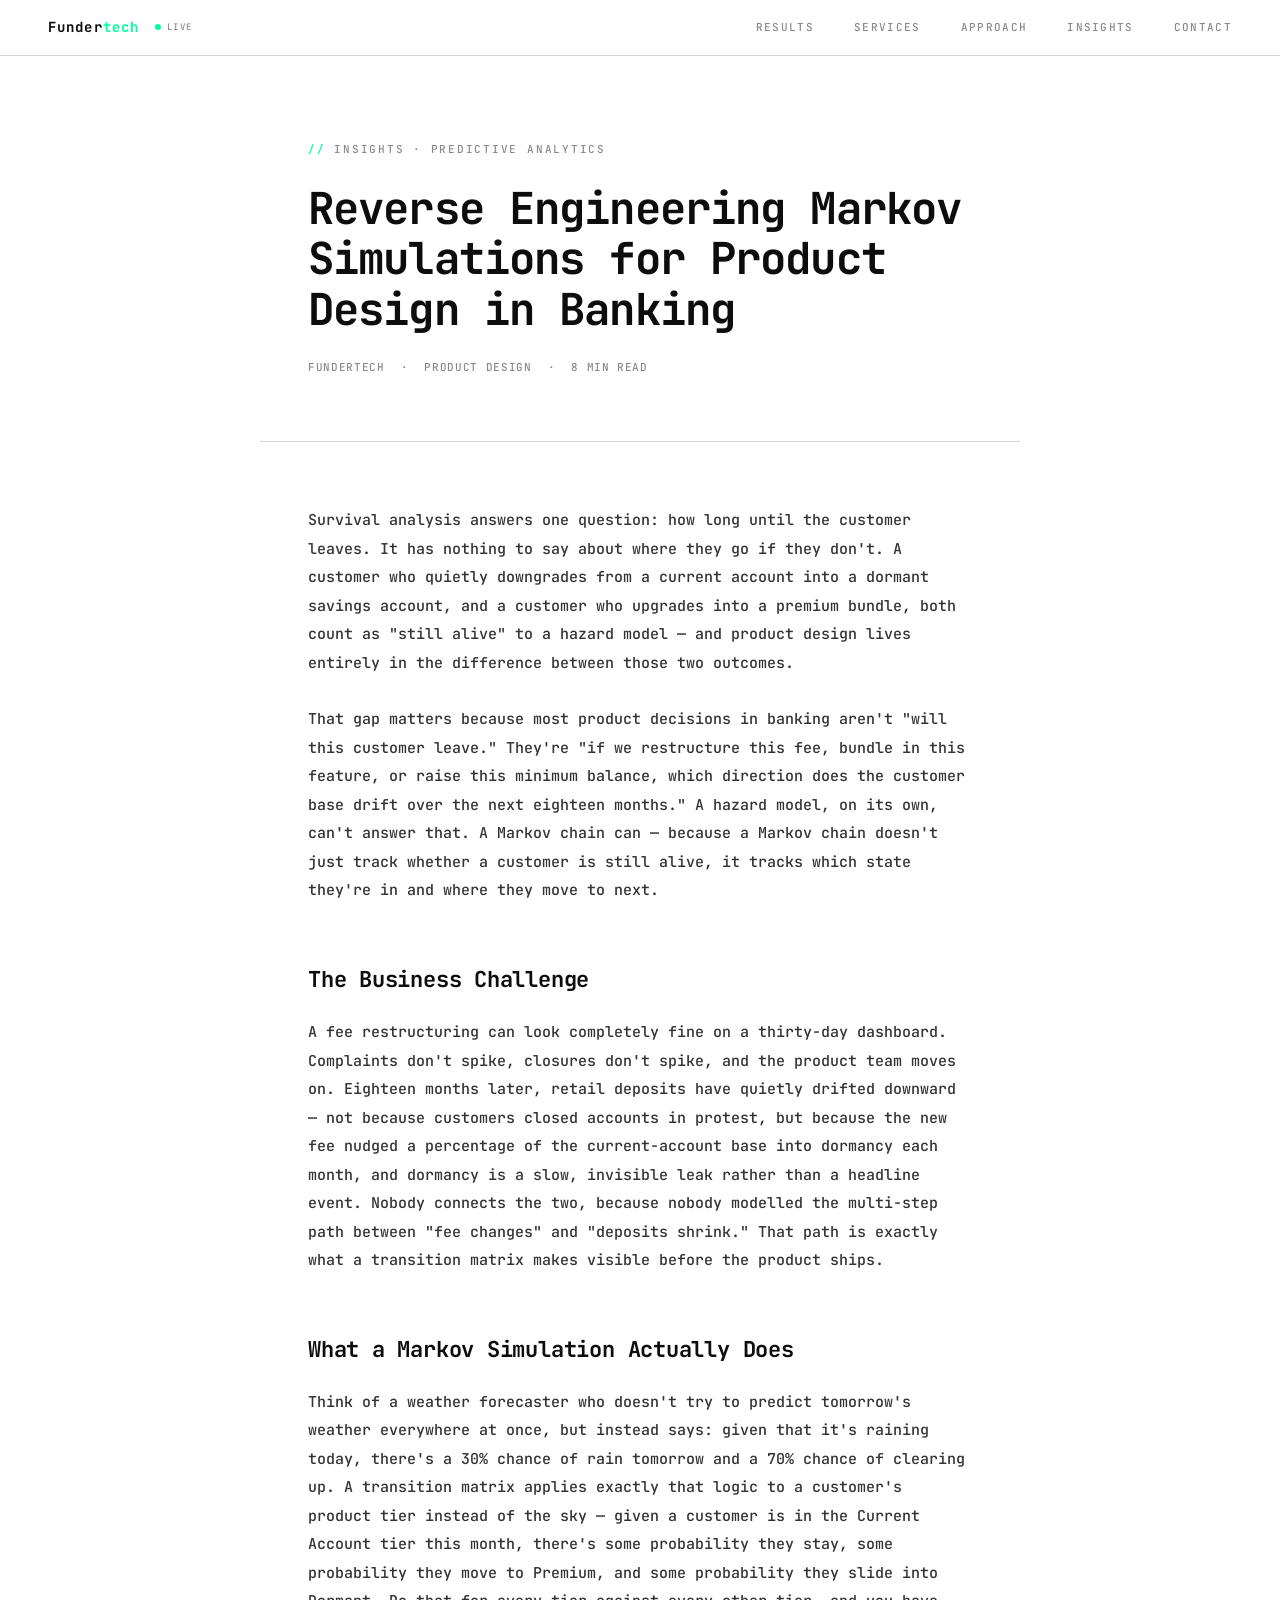
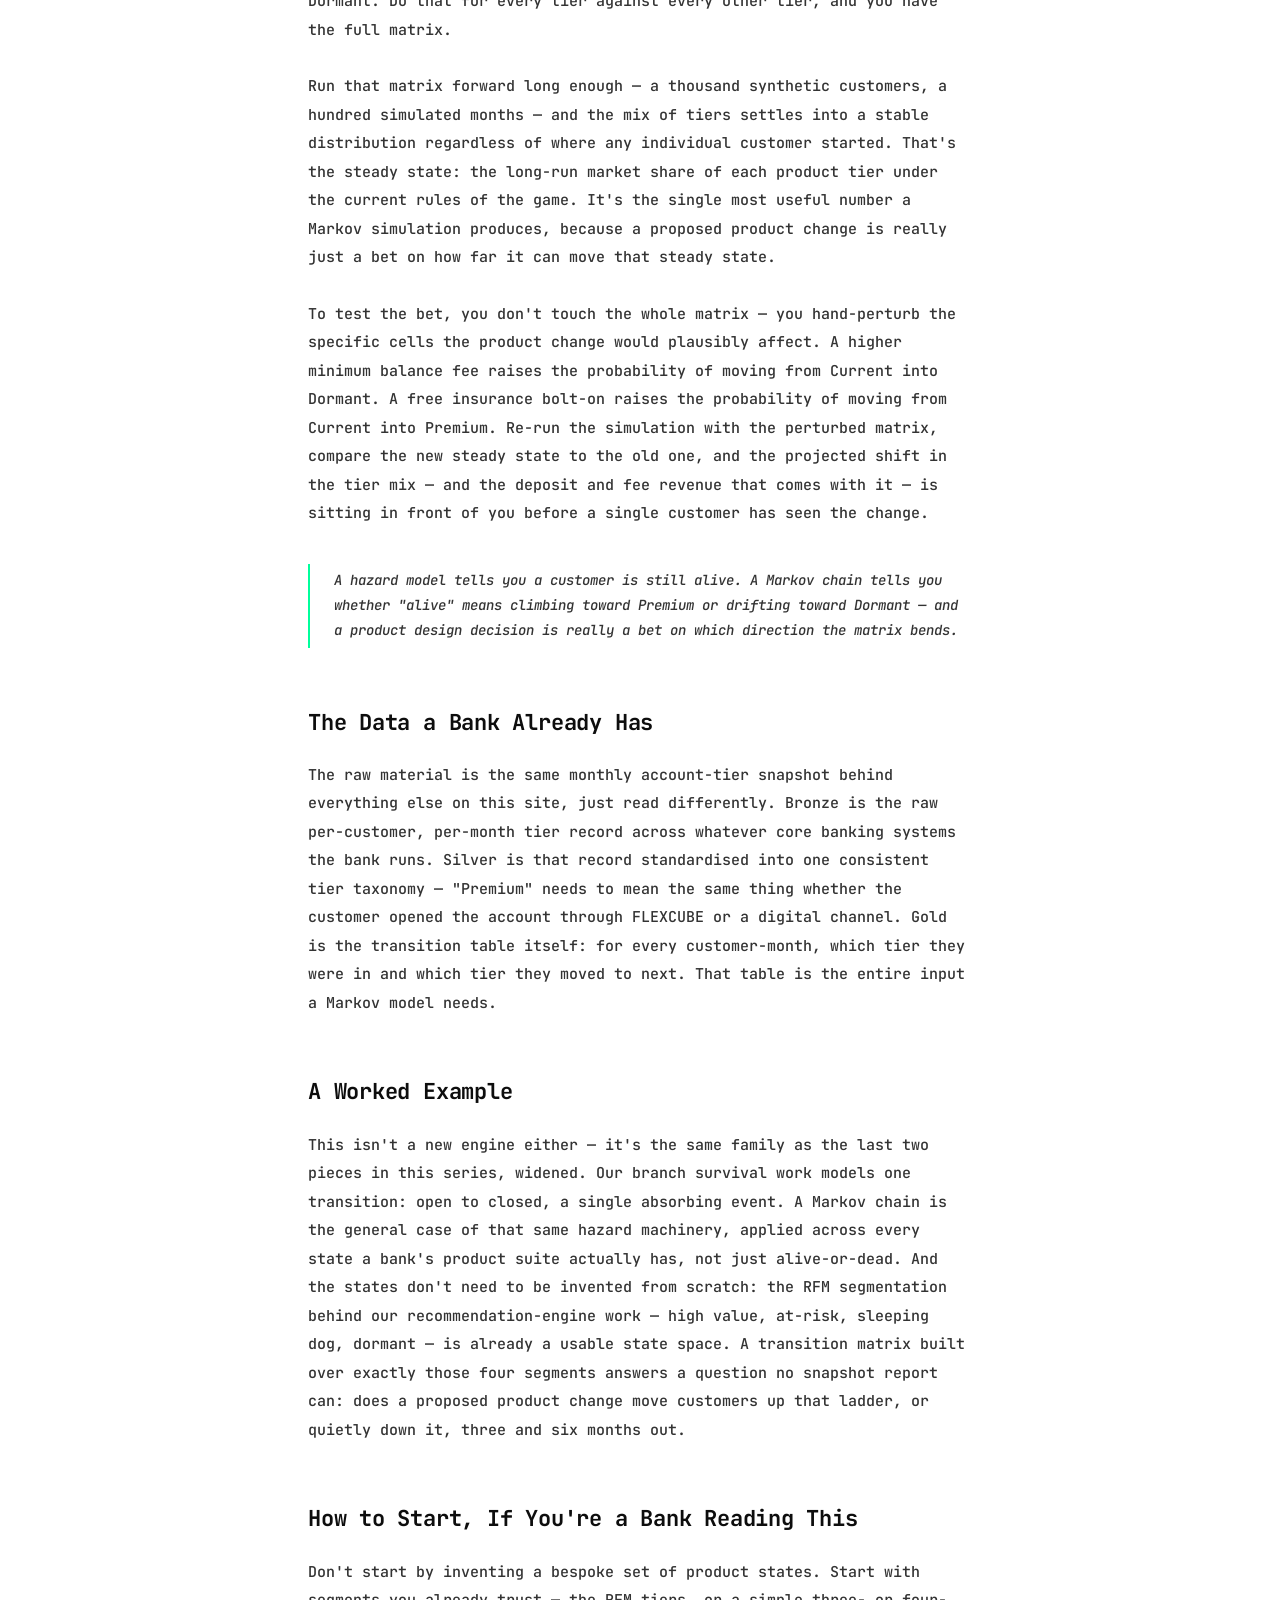
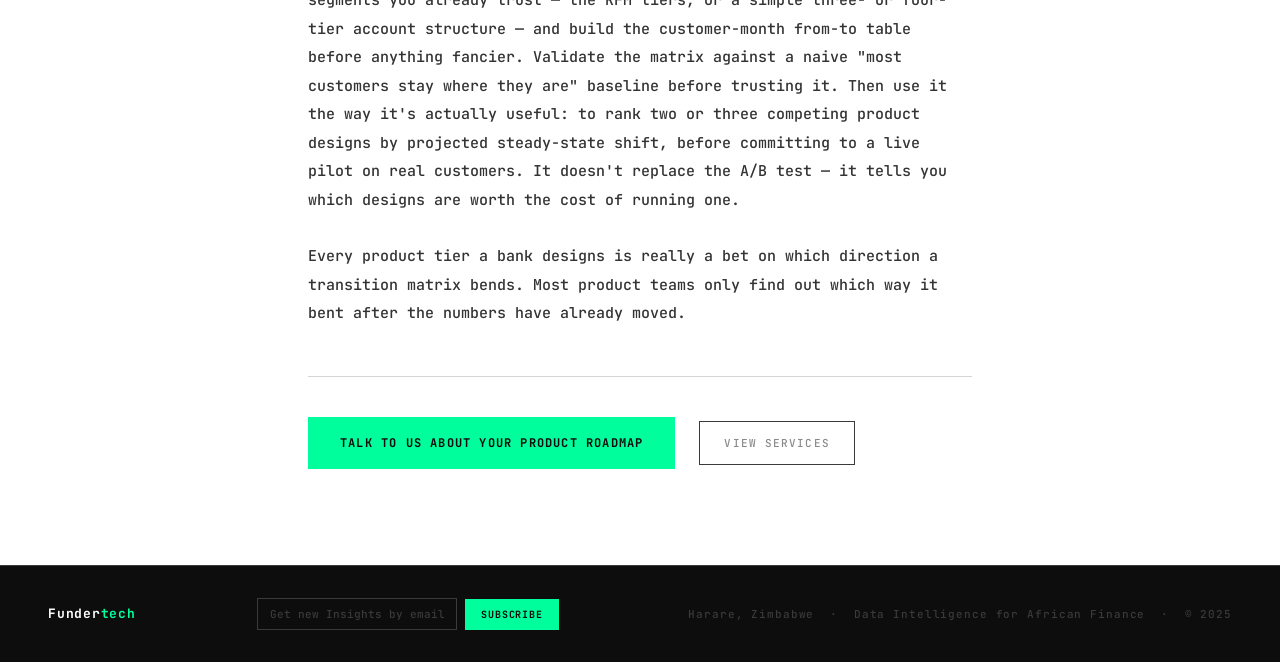
<file: markov-simulation-product-design-banking.html>
<!DOCTYPE html>
<html lang="en">
<head>
<meta charset="UTF-8">
<meta name="viewport" content="width=device-width, initial-scale=1.0">
<title>Reverse Engineering Markov Simulations for Product Design in Banking — Fundertech</title>
<meta name="description" content="Survival analysis tells you how long until a customer leaves. It has nothing to say about where they go if they don't. Markov chains fill in exactly that gap — and product design lives inside it.">
<link rel="preconnect" href="https://fonts.googleapis.com">
<link href="https://fonts.googleapis.com/css2?family=JetBrains+Mono:wght@400;500;600;700&display=swap" rel="stylesheet">
<link rel="stylesheet" href="styles.css">
</head>
<body>

<!-- NAV -->
<nav>
  <div class="nav-brand">
    <a href="index.html" class="nav-logo">Funder<span>tech</span></a>
    <span class="nav-live"><span class="live-dot"></span>live</span>
  </div>
  <button class="nav-toggle" aria-label="Toggle menu" aria-expanded="false" aria-controls="nav-links">
    <span></span><span></span><span></span>
  </button>
  <ul class="nav-links" id="nav-links">
    <li><a href="index.html#results">Results</a></li>
    <li><a href="index.html#services">Services</a></li>
    <li><a href="index.html#approach">Approach</a></li>
    <li><a href="insights.html">Insights</a></li>
    <li><a href="index.html#contact">Contact</a></li>
  </ul>
</nav>
<script src="nav.js" defer></script>

<article>
  <div class="article-hero">
    <p class="article-eyebrow">Insights · Predictive Analytics</p>
    <h1 class="article-title">Reverse Engineering Markov Simulations for Product Design in Banking</h1>
    <div class="article-meta">
      <span>Fundertech</span>
      <span>·</span>
      <span>Product Design</span>
      <span>·</span>
      <span>8 min read</span>
    </div>
  </div>

  <div class="article-body">
    <p class="article-hook">Survival analysis answers one question: how long until the customer leaves. It has nothing to say about where they go if they don't. A customer who quietly downgrades from a current account into a dormant savings account, and a customer who upgrades into a premium bundle, both count as "still alive" to a hazard model — and product design lives entirely in the difference between those two outcomes.</p>

    <p>That gap matters because most product decisions in banking aren't "will this customer leave." They're "if we restructure this fee, bundle in this feature, or raise this minimum balance, which direction does the customer base drift over the next eighteen months." A hazard model, on its own, can't answer that. A Markov chain can — because a Markov chain doesn't just track whether a customer is still alive, it tracks which state they're in and where they move to next.</p>

    <h2>The Business Challenge</h2>
    <p>A fee restructuring can look completely fine on a thirty-day dashboard. Complaints don't spike, closures don't spike, and the product team moves on. Eighteen months later, retail deposits have quietly drifted downward — not because customers closed accounts in protest, but because the new fee nudged a percentage of the current-account base into dormancy each month, and dormancy is a slow, invisible leak rather than a headline event. Nobody connects the two, because nobody modelled the multi-step path between "fee changes" and "deposits shrink." That path is exactly what a transition matrix makes visible before the product ships.</p>

    <h2>What a Markov Simulation Actually Does</h2>
    <p>Think of a weather forecaster who doesn't try to predict tomorrow's weather everywhere at once, but instead says: given that it's raining today, there's a 30% chance of rain tomorrow and a 70% chance of clearing up. A transition matrix applies exactly that logic to a customer's product tier instead of the sky — given a customer is in the Current Account tier this month, there's some probability they stay, some probability they move to Premium, and some probability they slide into Dormant. Do that for every tier against every other tier, and you have the full matrix.</p>
    <p>Run that matrix forward long enough — a thousand synthetic customers, a hundred simulated months — and the mix of tiers settles into a stable distribution regardless of where any individual customer started. That's the steady state: the long-run market share of each product tier under the current rules of the game. It's the single most useful number a Markov simulation produces, because a proposed product change is really just a bet on how far it can move that steady state.</p>
    <p>To test the bet, you don't touch the whole matrix — you hand-perturb the specific cells the product change would plausibly affect. A higher minimum balance fee raises the probability of moving from Current into Dormant. A free insurance bolt-on raises the probability of moving from Current into Premium. Re-run the simulation with the perturbed matrix, compare the new steady state to the old one, and the projected shift in the tier mix — and the deposit and fee revenue that comes with it — is sitting in front of you before a single customer has seen the change.</p>

    <div class="article-callout">A hazard model tells you a customer is still alive. A Markov chain tells you whether "alive" means climbing toward Premium or drifting toward Dormant — and a product design decision is really a bet on which direction the matrix bends.</div>

    <h2>The Data a Bank Already Has</h2>
    <p>The raw material is the same monthly account-tier snapshot behind everything else on this site, just read differently. Bronze is the raw per-customer, per-month tier record across whatever core banking systems the bank runs. Silver is that record standardised into one consistent tier taxonomy — "Premium" needs to mean the same thing whether the customer opened the account through FLEXCUBE or a digital channel. Gold is the transition table itself: for every customer-month, which tier they were in and which tier they moved to next. That table is the entire input a Markov model needs.</p>

    <h2>A Worked Example</h2>
    <p>This isn't a new engine either — it's the same family as the last two pieces in this series, widened. Our branch survival work models one transition: open to closed, a single absorbing event. A Markov chain is the general case of that same hazard machinery, applied across every state a bank's product suite actually has, not just alive-or-dead. And the states don't need to be invented from scratch: the RFM segmentation behind our recommendation-engine work — high value, at-risk, sleeping dog, dormant — is already a usable state space. A transition matrix built over exactly those four segments answers a question no snapshot report can: does a proposed product change move customers up that ladder, or quietly down it, three and six months out.</p>

    <h2>How to Start, If You're a Bank Reading This</h2>
    <p>Don't start by inventing a bespoke set of product states. Start with segments you already trust — the RFM tiers, or a simple three- or four-tier account structure — and build the customer-month from-to table before anything fancier. Validate the matrix against a naive "most customers stay where they are" baseline before trusting it. Then use it the way it's actually useful: to rank two or three competing product designs by projected steady-state shift, before committing to a live pilot on real customers. It doesn't replace the A/B test — it tells you which designs are worth the cost of running one.</p>
    <p>Every product tier a bank designs is really a bet on which direction a transition matrix bends. Most product teams only find out which way it bent after the numbers have already moved.</p>

    <div class="article-cta">
      <a href="index.html#contact" class="btn-primary">Talk to us about your product roadmap</a>
      <a href="index.html#services" class="btn-ghost">View services</a>
    </div>
  </div>
</article>

<!-- FOOTER -->
<footer>
  <div class="footer-logo">Funder<span>tech</span></div>
  <form id="newsletter-form" class="newsletter-form" novalidate>
    <input type="email" name="email" placeholder="Get new Insights by email" required>
    <button type="submit">Subscribe</button>
    <span class="newsletter-status" id="newsletter-status"></span>
  </form>
  <div class="footer-meta">Harare, Zimbabwe &nbsp;·&nbsp; Data Intelligence for African Finance &nbsp;·&nbsp; © 2025</div>
</footer>
<script src="newsletter.js" defer></script>

</body>
</html>
</file>
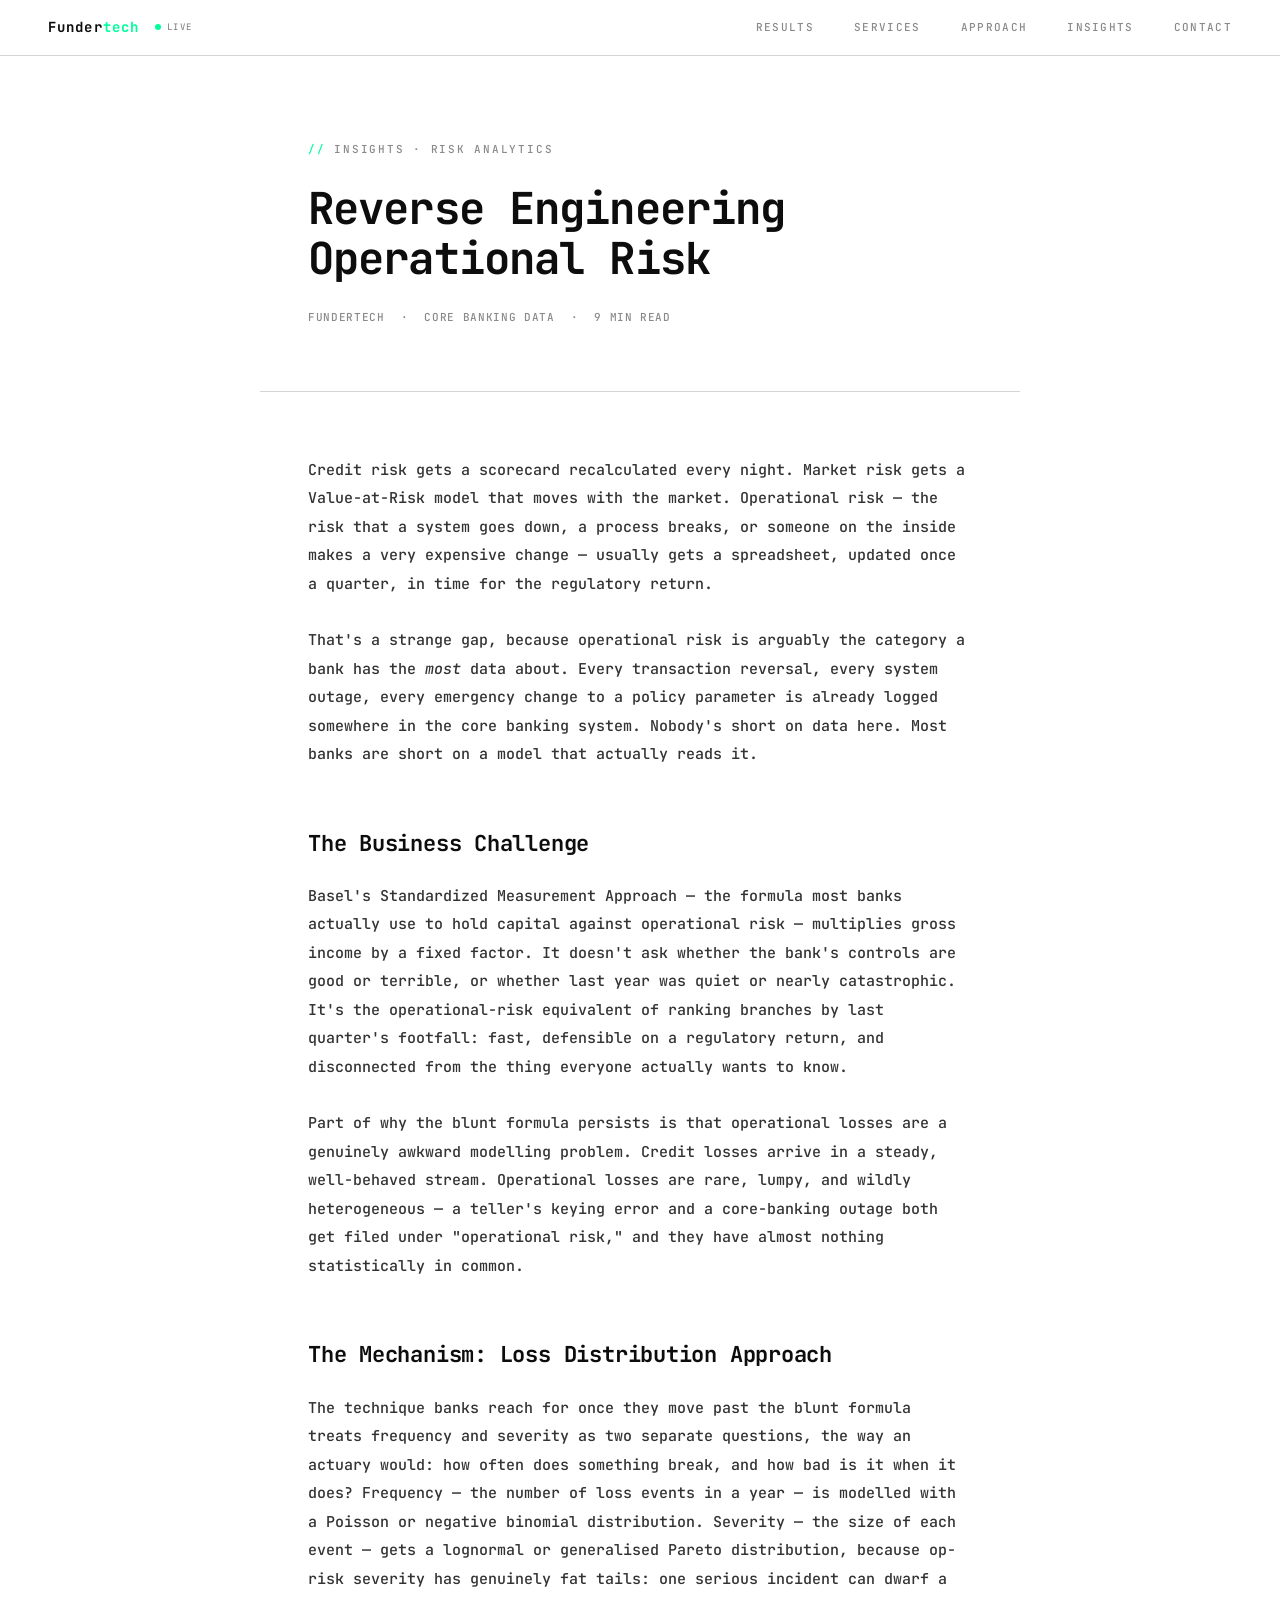
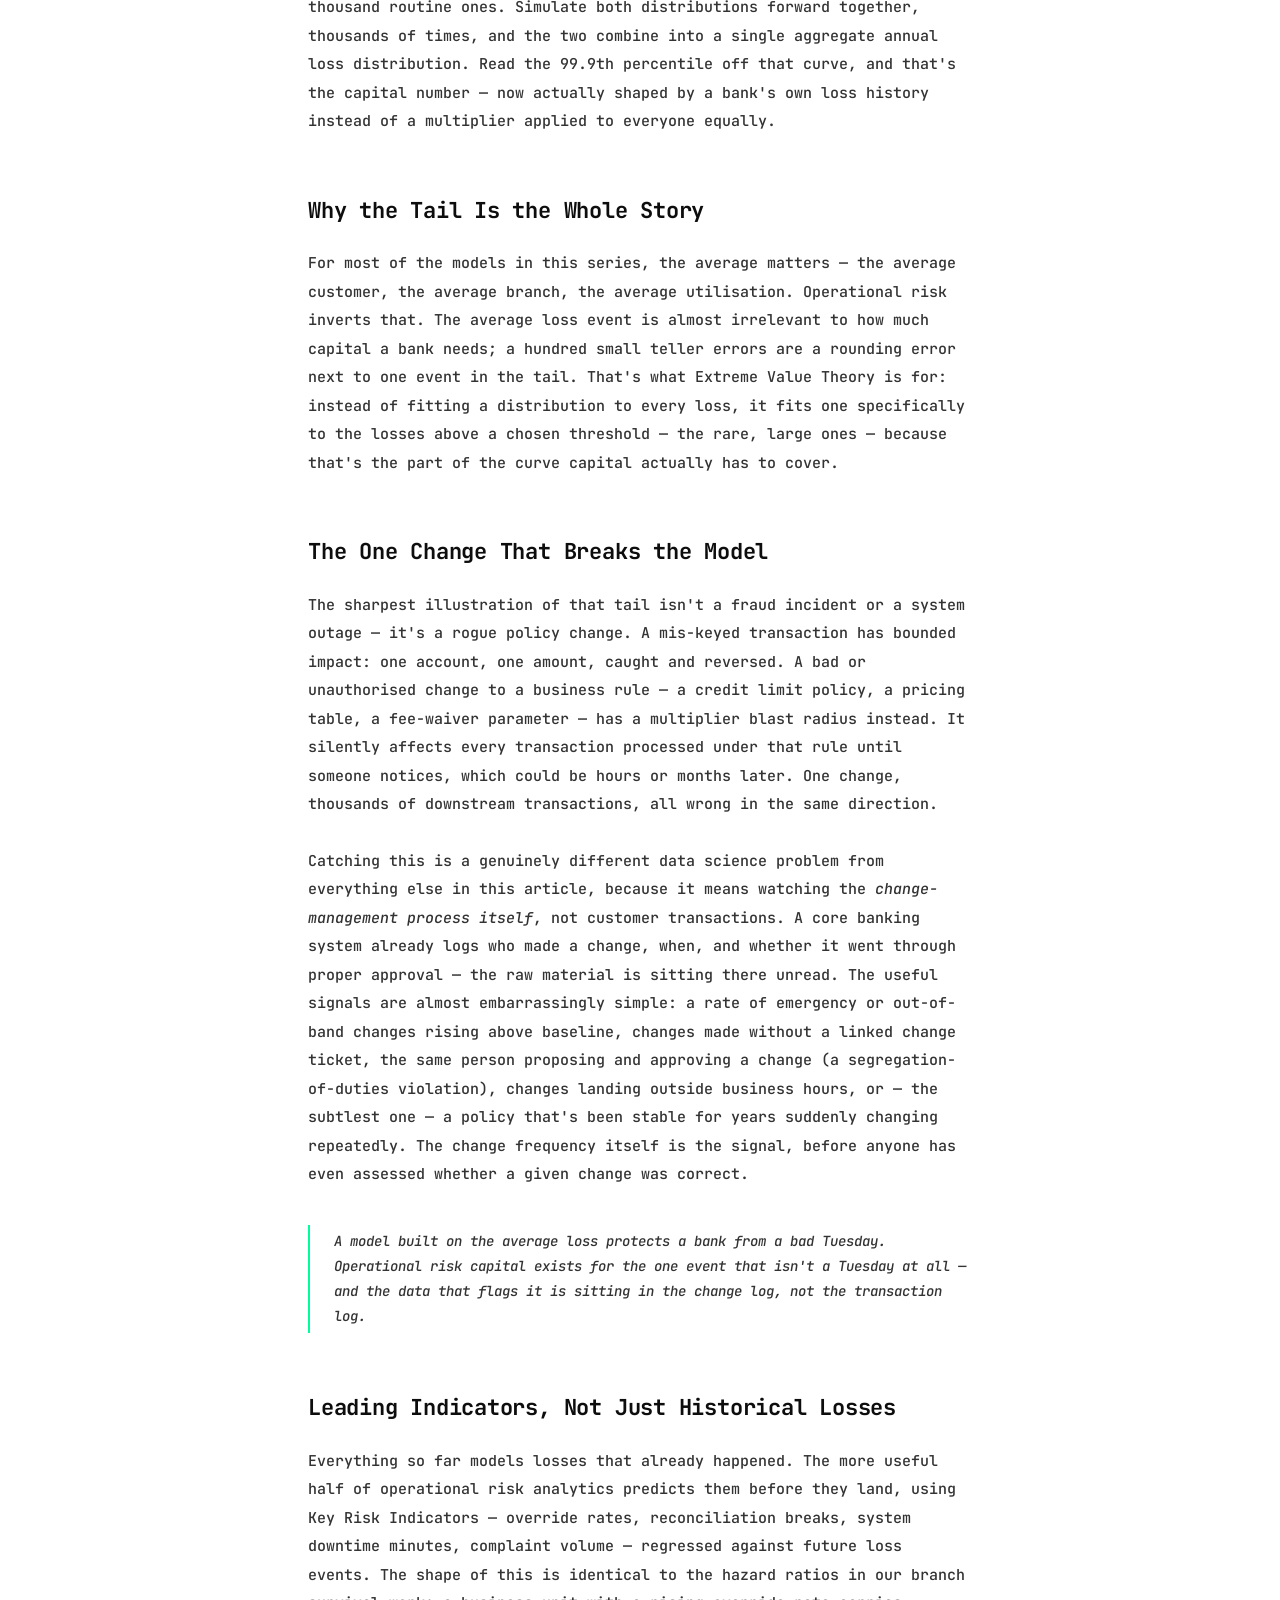
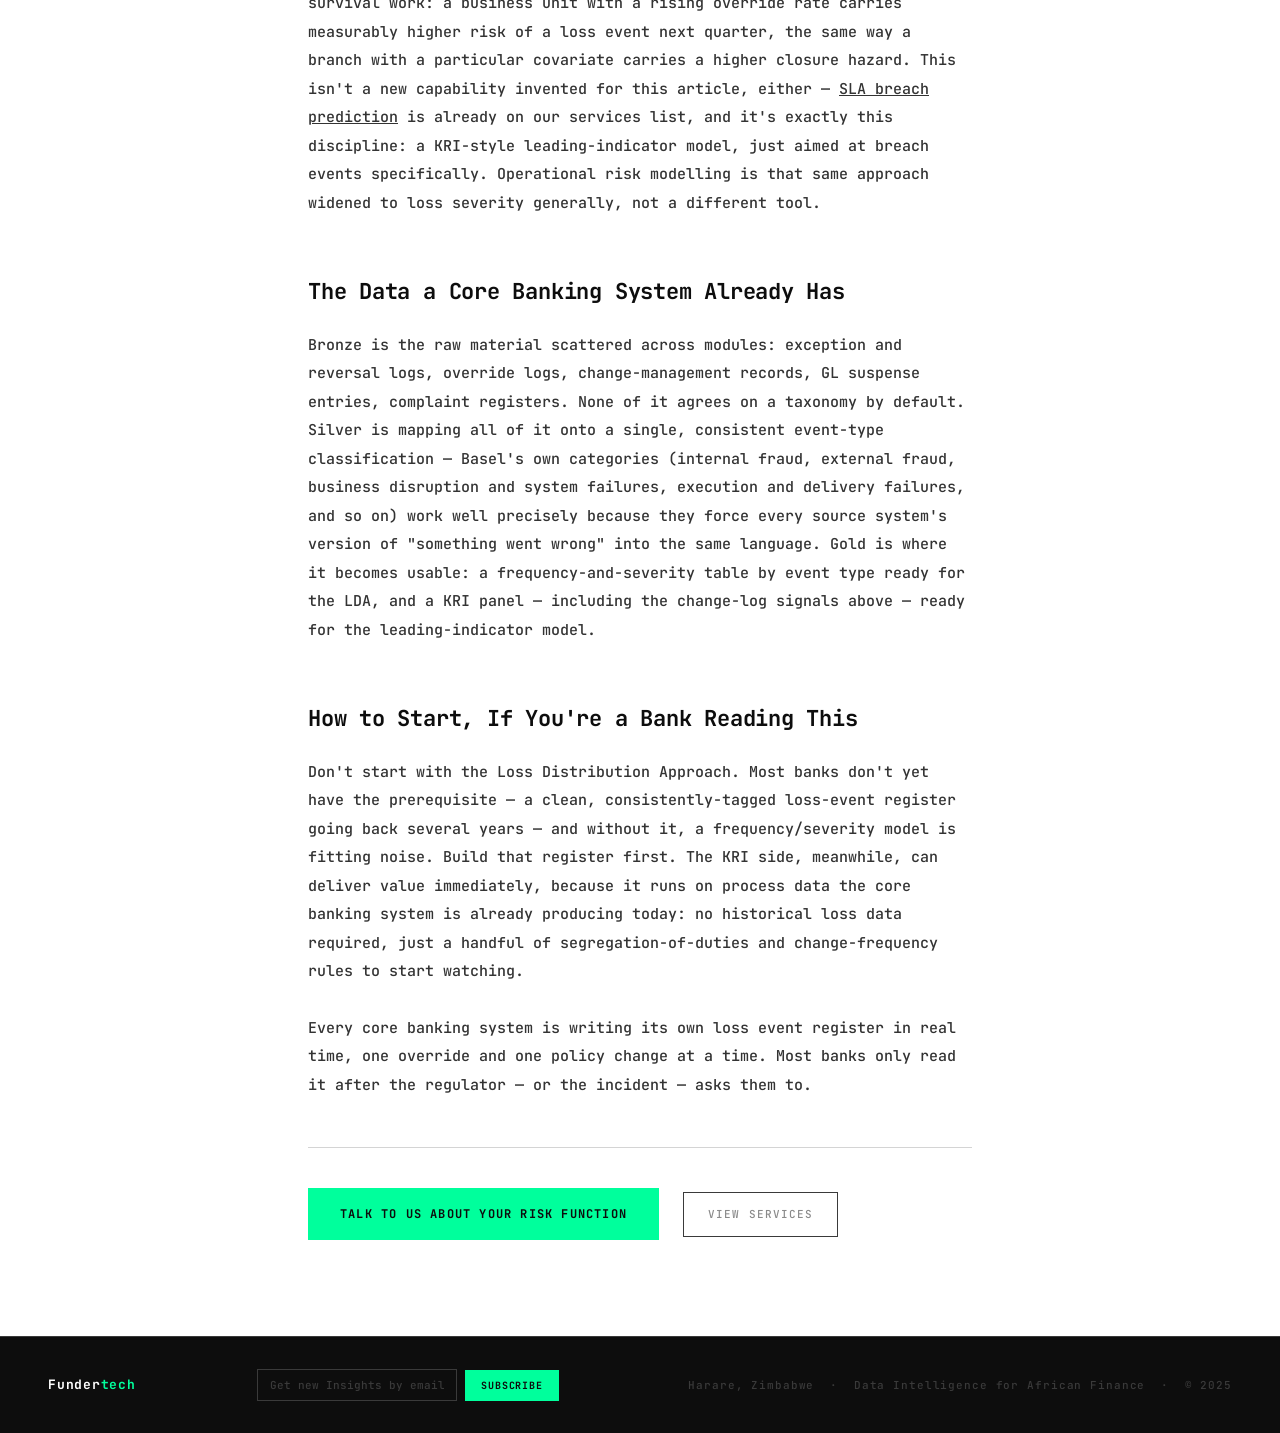
<file: operational-risk-banking.html>
<!DOCTYPE html>
<html lang="en">
<head>
<meta charset="UTF-8">
<meta name="viewport" content="width=device-width, initial-scale=1.0">
<title>Reverse Engineering Operational Risk — Fundertech</title>
<meta name="description" content="Credit risk gets a scorecard recalculated every night. Operational risk usually gets a spreadsheet updated once a quarter for the regulator — despite sitting on more data than either.">
<link rel="preconnect" href="https://fonts.googleapis.com">
<link href="https://fonts.googleapis.com/css2?family=JetBrains+Mono:wght@400;500;600;700&display=swap" rel="stylesheet">
<link rel="stylesheet" href="styles.css">
</head>
<body>

<!-- NAV -->
<nav>
  <div class="nav-brand">
    <a href="index.html" class="nav-logo">Funder<span>tech</span></a>
    <span class="nav-live"><span class="live-dot"></span>live</span>
  </div>
  <button class="nav-toggle" aria-label="Toggle menu" aria-expanded="false" aria-controls="nav-links">
    <span></span><span></span><span></span>
  </button>
  <ul class="nav-links" id="nav-links">
    <li><a href="index.html#results">Results</a></li>
    <li><a href="index.html#services">Services</a></li>
    <li><a href="index.html#approach">Approach</a></li>
    <li><a href="insights.html">Insights</a></li>
    <li><a href="index.html#contact">Contact</a></li>
  </ul>
</nav>
<script src="nav.js" defer></script>

<article>
  <div class="article-hero">
    <p class="article-eyebrow">Insights · Risk Analytics</p>
    <h1 class="article-title">Reverse Engineering Operational Risk</h1>
    <div class="article-meta">
      <span>Fundertech</span>
      <span>·</span>
      <span>Core Banking Data</span>
      <span>·</span>
      <span>9 min read</span>
    </div>
  </div>

  <div class="article-body">
    <p class="article-hook">Credit risk gets a scorecard recalculated every night. Market risk gets a Value-at-Risk model that moves with the market. Operational risk — the risk that a system goes down, a process breaks, or someone on the inside makes a very expensive change — usually gets a spreadsheet, updated once a quarter, in time for the regulatory return.</p>

    <p>That's a strange gap, because operational risk is arguably the category a bank has the <em>most</em> data about. Every transaction reversal, every system outage, every emergency change to a policy parameter is already logged somewhere in the core banking system. Nobody's short on data here. Most banks are short on a model that actually reads it.</p>

    <h2>The Business Challenge</h2>
    <p>Basel's Standardized Measurement Approach — the formula most banks actually use to hold capital against operational risk — multiplies gross income by a fixed factor. It doesn't ask whether the bank's controls are good or terrible, or whether last year was quiet or nearly catastrophic. It's the operational-risk equivalent of ranking branches by last quarter's footfall: fast, defensible on a regulatory return, and disconnected from the thing everyone actually wants to know.</p>
    <p>Part of why the blunt formula persists is that operational losses are a genuinely awkward modelling problem. Credit losses arrive in a steady, well-behaved stream. Operational losses are rare, lumpy, and wildly heterogeneous — a teller's keying error and a core-banking outage both get filed under "operational risk," and they have almost nothing statistically in common.</p>

    <h2>The Mechanism: Loss Distribution Approach</h2>
    <p>The technique banks reach for once they move past the blunt formula treats frequency and severity as two separate questions, the way an actuary would: how often does something break, and how bad is it when it does? Frequency — the number of loss events in a year — is modelled with a Poisson or negative binomial distribution. Severity — the size of each event — gets a lognormal or generalised Pareto distribution, because op-risk severity has genuinely fat tails: one serious incident can dwarf a thousand routine ones. Simulate both distributions forward together, thousands of times, and the two combine into a single aggregate annual loss distribution. Read the 99.9th percentile off that curve, and that's the capital number — now actually shaped by a bank's own loss history instead of a multiplier applied to everyone equally.</p>

    <h2>Why the Tail Is the Whole Story</h2>
    <p>For most of the models in this series, the average matters — the average customer, the average branch, the average utilisation. Operational risk inverts that. The average loss event is almost irrelevant to how much capital a bank needs; a hundred small teller errors are a rounding error next to one event in the tail. That's what Extreme Value Theory is for: instead of fitting a distribution to every loss, it fits one specifically to the losses above a chosen threshold — the rare, large ones — because that's the part of the curve capital actually has to cover.</p>

    <h2>The One Change That Breaks the Model</h2>
    <p>The sharpest illustration of that tail isn't a fraud incident or a system outage — it's a rogue policy change. A mis-keyed transaction has bounded impact: one account, one amount, caught and reversed. A bad or unauthorised change to a business rule — a credit limit policy, a pricing table, a fee-waiver parameter — has a multiplier blast radius instead. It silently affects every transaction processed under that rule until someone notices, which could be hours or months later. One change, thousands of downstream transactions, all wrong in the same direction.</p>
    <p>Catching this is a genuinely different data science problem from everything else in this article, because it means watching the <em>change-management process itself</em>, not customer transactions. A core banking system already logs who made a change, when, and whether it went through proper approval — the raw material is sitting there unread. The useful signals are almost embarrassingly simple: a rate of emergency or out-of-band changes rising above baseline, changes made without a linked change ticket, the same person proposing and approving a change (a segregation-of-duties violation), changes landing outside business hours, or — the subtlest one — a policy that's been stable for years suddenly changing repeatedly. The change frequency itself is the signal, before anyone has even assessed whether a given change was correct.</p>

    <div class="article-callout">A model built on the average loss protects a bank from a bad Tuesday. Operational risk capital exists for the one event that isn't a Tuesday at all — and the data that flags it is sitting in the change log, not the transaction log.</div>

    <h2>Leading Indicators, Not Just Historical Losses</h2>
    <p>Everything so far models losses that already happened. The more useful half of operational risk analytics predicts them before they land, using Key Risk Indicators — override rates, reconciliation breaks, system downtime minutes, complaint volume — regressed against future loss events. The shape of this is identical to the hazard ratios in our branch survival work: a business unit with a rising override rate carries measurably higher risk of a loss event next quarter, the same way a branch with a particular covariate carries a higher closure hazard. This isn't a new capability invented for this article, either — <a href="index.html#services" style="color:inherit;">SLA breach prediction</a> is already on our services list, and it's exactly this discipline: a KRI-style leading-indicator model, just aimed at breach events specifically. Operational risk modelling is that same approach widened to loss severity generally, not a different tool.</p>

    <h2>The Data a Core Banking System Already Has</h2>
    <p>Bronze is the raw material scattered across modules: exception and reversal logs, override logs, change-management records, GL suspense entries, complaint registers. None of it agrees on a taxonomy by default. Silver is mapping all of it onto a single, consistent event-type classification — Basel's own categories (internal fraud, external fraud, business disruption and system failures, execution and delivery failures, and so on) work well precisely because they force every source system's version of "something went wrong" into the same language. Gold is where it becomes usable: a frequency-and-severity table by event type ready for the LDA, and a KRI panel — including the change-log signals above — ready for the leading-indicator model.</p>

    <h2>How to Start, If You're a Bank Reading This</h2>
    <p>Don't start with the Loss Distribution Approach. Most banks don't yet have the prerequisite — a clean, consistently-tagged loss-event register going back several years — and without it, a frequency/severity model is fitting noise. Build that register first. The KRI side, meanwhile, can deliver value immediately, because it runs on process data the core banking system is already producing today: no historical loss data required, just a handful of segregation-of-duties and change-frequency rules to start watching.</p>
    <p>Every core banking system is writing its own loss event register in real time, one override and one policy change at a time. Most banks only read it after the regulator — or the incident — asks them to.</p>

    <div class="article-cta">
      <a href="index.html#contact" class="btn-primary">Talk to us about your risk function</a>
      <a href="index.html#services" class="btn-ghost">View services</a>
    </div>
  </div>
</article>

<!-- FOOTER -->
<footer>
  <div class="footer-logo">Funder<span>tech</span></div>
  <form id="newsletter-form" class="newsletter-form" novalidate>
    <input type="email" name="email" placeholder="Get new Insights by email" required>
    <button type="submit">Subscribe</button>
    <span class="newsletter-status" id="newsletter-status"></span>
  </form>
  <div class="footer-meta">Harare, Zimbabwe &nbsp;·&nbsp; Data Intelligence for African Finance &nbsp;·&nbsp; © 2025</div>
</footer>
<script src="newsletter.js" defer></script>

</body>
</html>
</file>
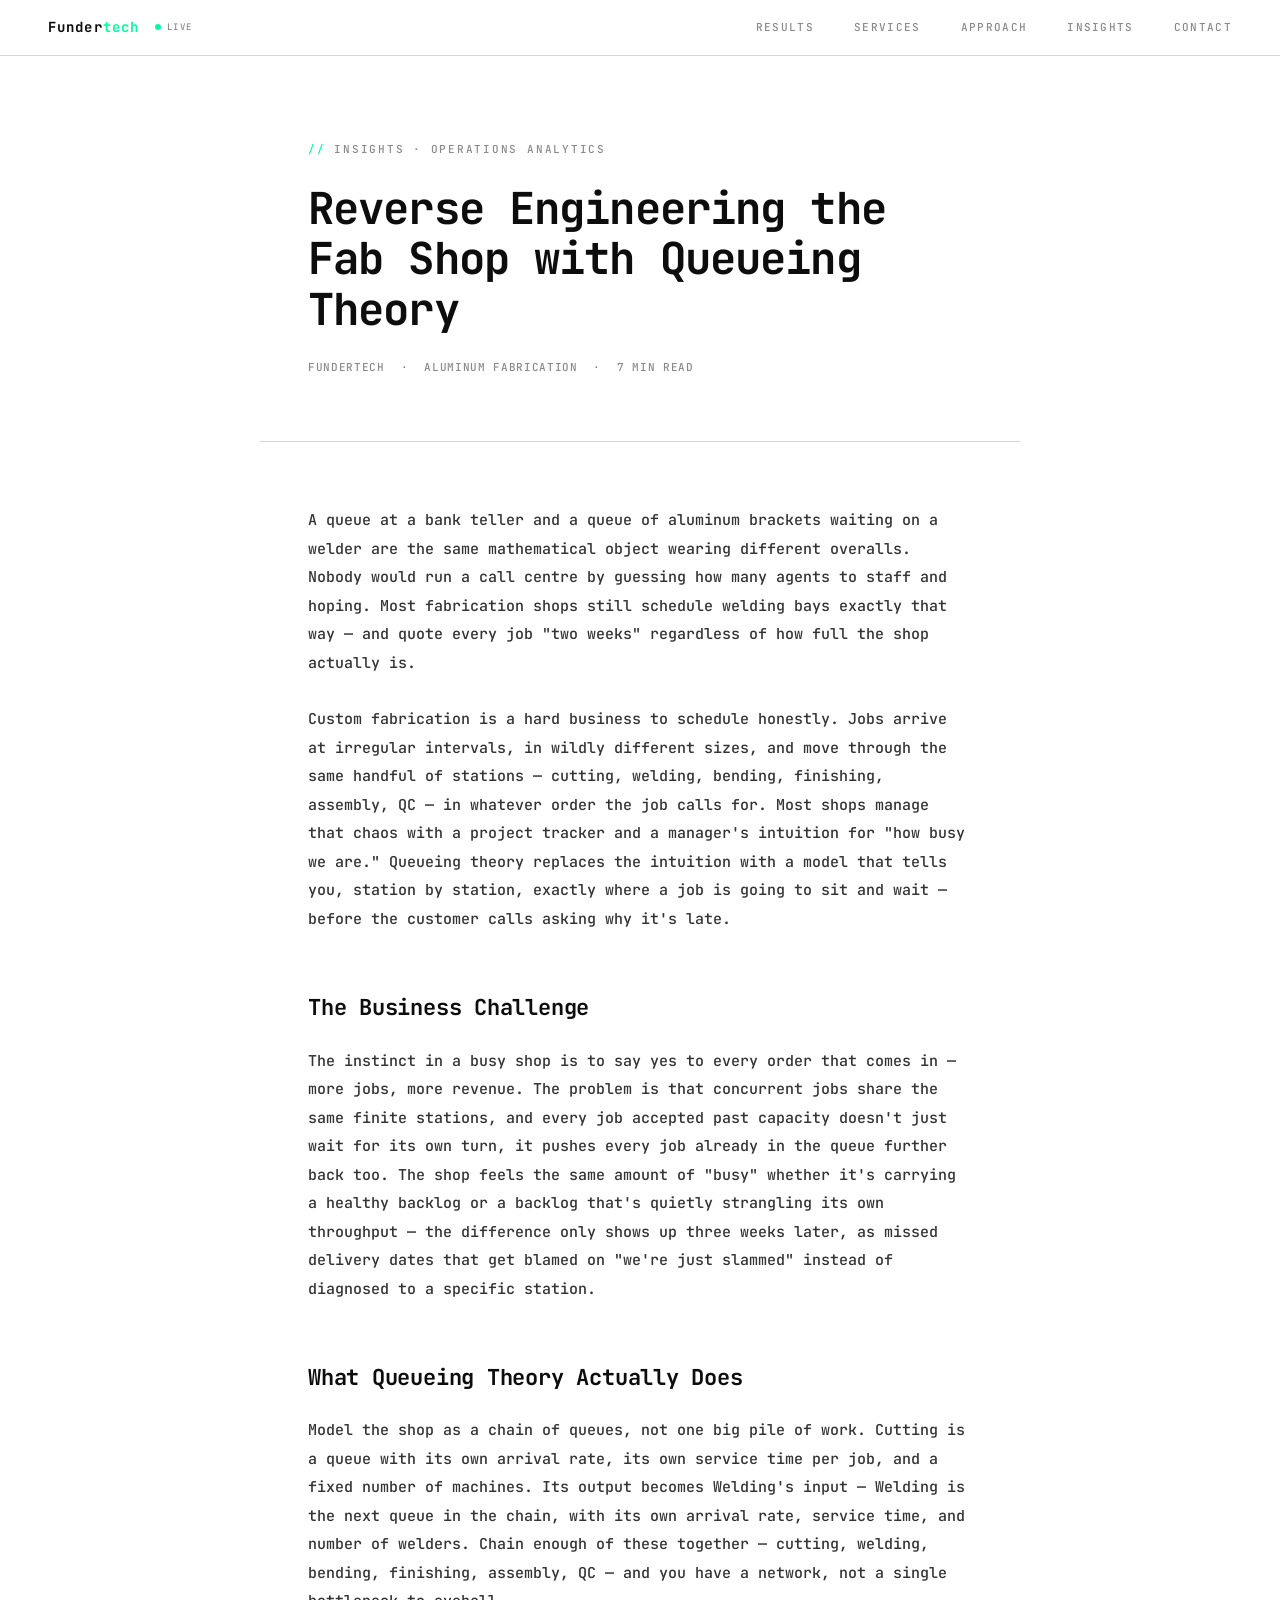
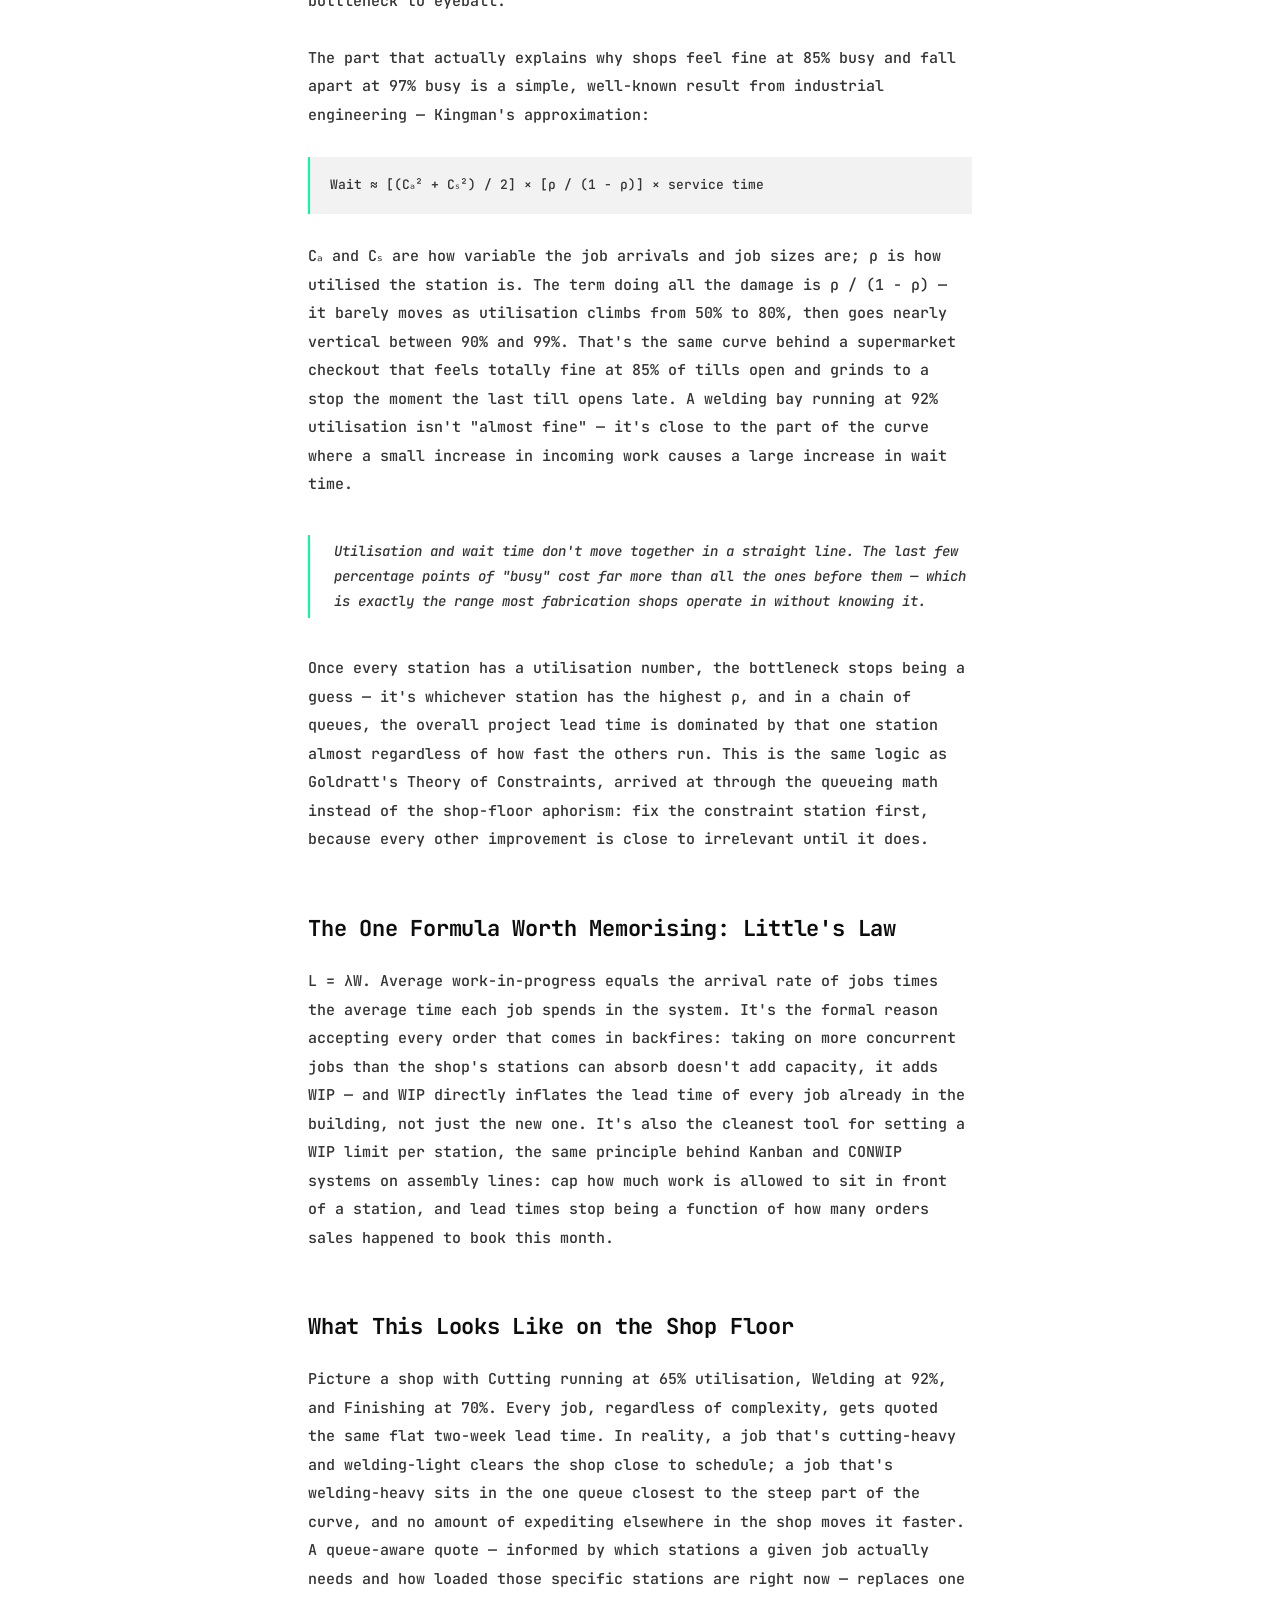
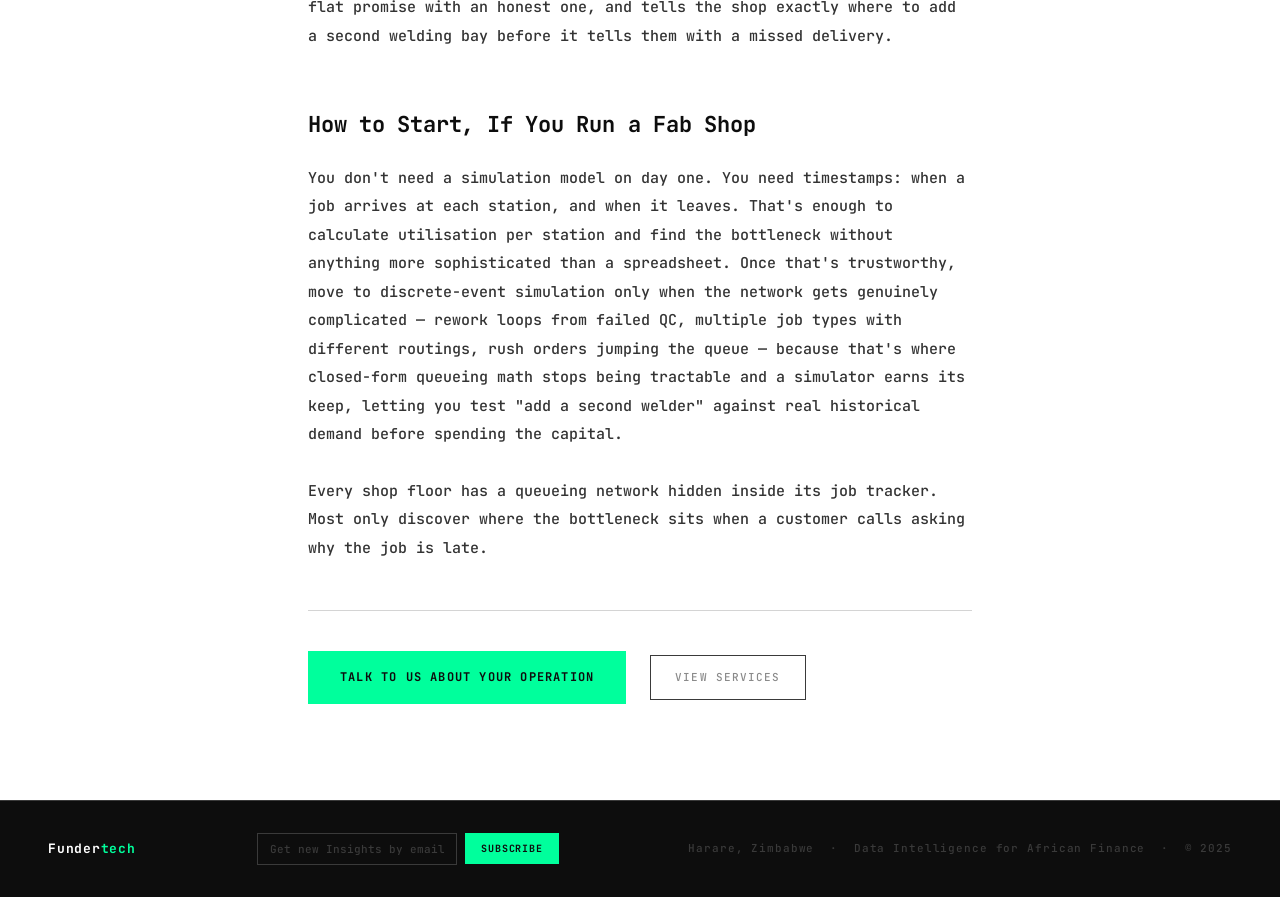
<file: queueing-theory-aluminum-fabrication.html>
<!DOCTYPE html>
<html lang="en">
<head>
<meta charset="UTF-8">
<meta name="viewport" content="width=device-width, initial-scale=1.0">
<title>Reverse Engineering the Fab Shop with Queueing Theory — Fundertech</title>
<meta name="description" content="A queue at a bank teller and a queue of aluminum brackets waiting for a welder are the same mathematical object wearing different overalls.">
<link rel="preconnect" href="https://fonts.googleapis.com">
<link href="https://fonts.googleapis.com/css2?family=JetBrains+Mono:wght@400;500;600;700&display=swap" rel="stylesheet">
<link rel="stylesheet" href="styles.css">
</head>
<body>

<!-- NAV -->
<nav>
  <div class="nav-brand">
    <a href="index.html" class="nav-logo">Funder<span>tech</span></a>
    <span class="nav-live"><span class="live-dot"></span>live</span>
  </div>
  <button class="nav-toggle" aria-label="Toggle menu" aria-expanded="false" aria-controls="nav-links">
    <span></span><span></span><span></span>
  </button>
  <ul class="nav-links" id="nav-links">
    <li><a href="index.html#results">Results</a></li>
    <li><a href="index.html#services">Services</a></li>
    <li><a href="index.html#approach">Approach</a></li>
    <li><a href="insights.html">Insights</a></li>
    <li><a href="index.html#contact">Contact</a></li>
  </ul>
</nav>
<script src="nav.js" defer></script>

<article>
  <div class="article-hero">
    <p class="article-eyebrow">Insights · Operations Analytics</p>
    <h1 class="article-title">Reverse Engineering the Fab Shop with Queueing Theory</h1>
    <div class="article-meta">
      <span>Fundertech</span>
      <span>·</span>
      <span>Aluminum Fabrication</span>
      <span>·</span>
      <span>7 min read</span>
    </div>
  </div>

  <div class="article-body">
    <p class="article-hook">A queue at a bank teller and a queue of aluminum brackets waiting on a welder are the same mathematical object wearing different overalls. Nobody would run a call centre by guessing how many agents to staff and hoping. Most fabrication shops still schedule welding bays exactly that way — and quote every job "two weeks" regardless of how full the shop actually is.</p>

    <p>Custom fabrication is a hard business to schedule honestly. Jobs arrive at irregular intervals, in wildly different sizes, and move through the same handful of stations — cutting, welding, bending, finishing, assembly, QC — in whatever order the job calls for. Most shops manage that chaos with a project tracker and a manager's intuition for "how busy we are." Queueing theory replaces the intuition with a model that tells you, station by station, exactly where a job is going to sit and wait — before the customer calls asking why it's late.</p>

    <h2>The Business Challenge</h2>
    <p>The instinct in a busy shop is to say yes to every order that comes in — more jobs, more revenue. The problem is that concurrent jobs share the same finite stations, and every job accepted past capacity doesn't just wait for its own turn, it pushes every job already in the queue further back too. The shop feels the same amount of "busy" whether it's carrying a healthy backlog or a backlog that's quietly strangling its own throughput — the difference only shows up three weeks later, as missed delivery dates that get blamed on "we're just slammed" instead of diagnosed to a specific station.</p>

    <h2>What Queueing Theory Actually Does</h2>
    <p>Model the shop as a chain of queues, not one big pile of work. Cutting is a queue with its own arrival rate, its own service time per job, and a fixed number of machines. Its output becomes Welding's input — Welding is the next queue in the chain, with its own arrival rate, service time, and number of welders. Chain enough of these together — cutting, welding, bending, finishing, assembly, QC — and you have a network, not a single bottleneck to eyeball.</p>
    <p>The part that actually explains why shops feel fine at 85% busy and fall apart at 97% busy is a simple, well-known result from industrial engineering — Kingman's approximation:</p>
    <p style="font-family:var(--mono);font-size:13px;background:var(--grey-1);padding:16px 20px;border-left:2px solid var(--mint);">Wait ≈ [(Cₐ² + Cₛ²) / 2] × [ρ / (1 − ρ)] × service time</p>
    <p>Cₐ and Cₛ are how variable the job arrivals and job sizes are; ρ is how utilised the station is. The term doing all the damage is ρ / (1 − ρ) — it barely moves as utilisation climbs from 50% to 80%, then goes nearly vertical between 90% and 99%. That's the same curve behind a supermarket checkout that feels totally fine at 85% of tills open and grinds to a stop the moment the last till opens late. A welding bay running at 92% utilisation isn't "almost fine" — it's close to the part of the curve where a small increase in incoming work causes a large increase in wait time.</p>

    <div class="article-callout">Utilisation and wait time don't move together in a straight line. The last few percentage points of "busy" cost far more than all the ones before them — which is exactly the range most fabrication shops operate in without knowing it.</div>

    <p>Once every station has a utilisation number, the bottleneck stops being a guess — it's whichever station has the highest ρ, and in a chain of queues, the overall project lead time is dominated by that one station almost regardless of how fast the others run. This is the same logic as Goldratt's Theory of Constraints, arrived at through the queueing math instead of the shop-floor aphorism: fix the constraint station first, because every other improvement is close to irrelevant until it does.</p>

    <h2>The One Formula Worth Memorising: Little's Law</h2>
    <p>L = λW. Average work-in-progress equals the arrival rate of jobs times the average time each job spends in the system. It's the formal reason accepting every order that comes in backfires: taking on more concurrent jobs than the shop's stations can absorb doesn't add capacity, it adds WIP — and WIP directly inflates the lead time of every job already in the building, not just the new one. It's also the cleanest tool for setting a WIP limit per station, the same principle behind Kanban and CONWIP systems on assembly lines: cap how much work is allowed to sit in front of a station, and lead times stop being a function of how many orders sales happened to book this month.</p>

    <h2>What This Looks Like on the Shop Floor</h2>
    <p>Picture a shop with Cutting running at 65% utilisation, Welding at 92%, and Finishing at 70%. Every job, regardless of complexity, gets quoted the same flat two-week lead time. In reality, a job that's cutting-heavy and welding-light clears the shop close to schedule; a job that's welding-heavy sits in the one queue closest to the steep part of the curve, and no amount of expediting elsewhere in the shop moves it faster. A queue-aware quote — informed by which stations a given job actually needs and how loaded those specific stations are right now — replaces one flat promise with an honest one, and tells the shop exactly where to add a second welding bay before it tells them with a missed delivery.</p>

    <h2>How to Start, If You Run a Fab Shop</h2>
    <p>You don't need a simulation model on day one. You need timestamps: when a job arrives at each station, and when it leaves. That's enough to calculate utilisation per station and find the bottleneck without anything more sophisticated than a spreadsheet. Once that's trustworthy, move to discrete-event simulation only when the network gets genuinely complicated — rework loops from failed QC, multiple job types with different routings, rush orders jumping the queue — because that's where closed-form queueing math stops being tractable and a simulator earns its keep, letting you test "add a second welder" against real historical demand before spending the capital.</p>
    <p>Every shop floor has a queueing network hidden inside its job tracker. Most only discover where the bottleneck sits when a customer calls asking why the job is late.</p>

    <div class="article-cta">
      <a href="index.html#contact" class="btn-primary">Talk to us about your operation</a>
      <a href="index.html#services" class="btn-ghost">View services</a>
    </div>
  </div>
</article>

<!-- FOOTER -->
<footer>
  <div class="footer-logo">Funder<span>tech</span></div>
  <form id="newsletter-form" class="newsletter-form" novalidate>
    <input type="email" name="email" placeholder="Get new Insights by email" required>
    <button type="submit">Subscribe</button>
    <span class="newsletter-status" id="newsletter-status"></span>
  </form>
  <div class="footer-meta">Harare, Zimbabwe &nbsp;·&nbsp; Data Intelligence for African Finance &nbsp;·&nbsp; © 2025</div>
</footer>
<script src="newsletter.js" defer></script>

</body>
</html>
</file>
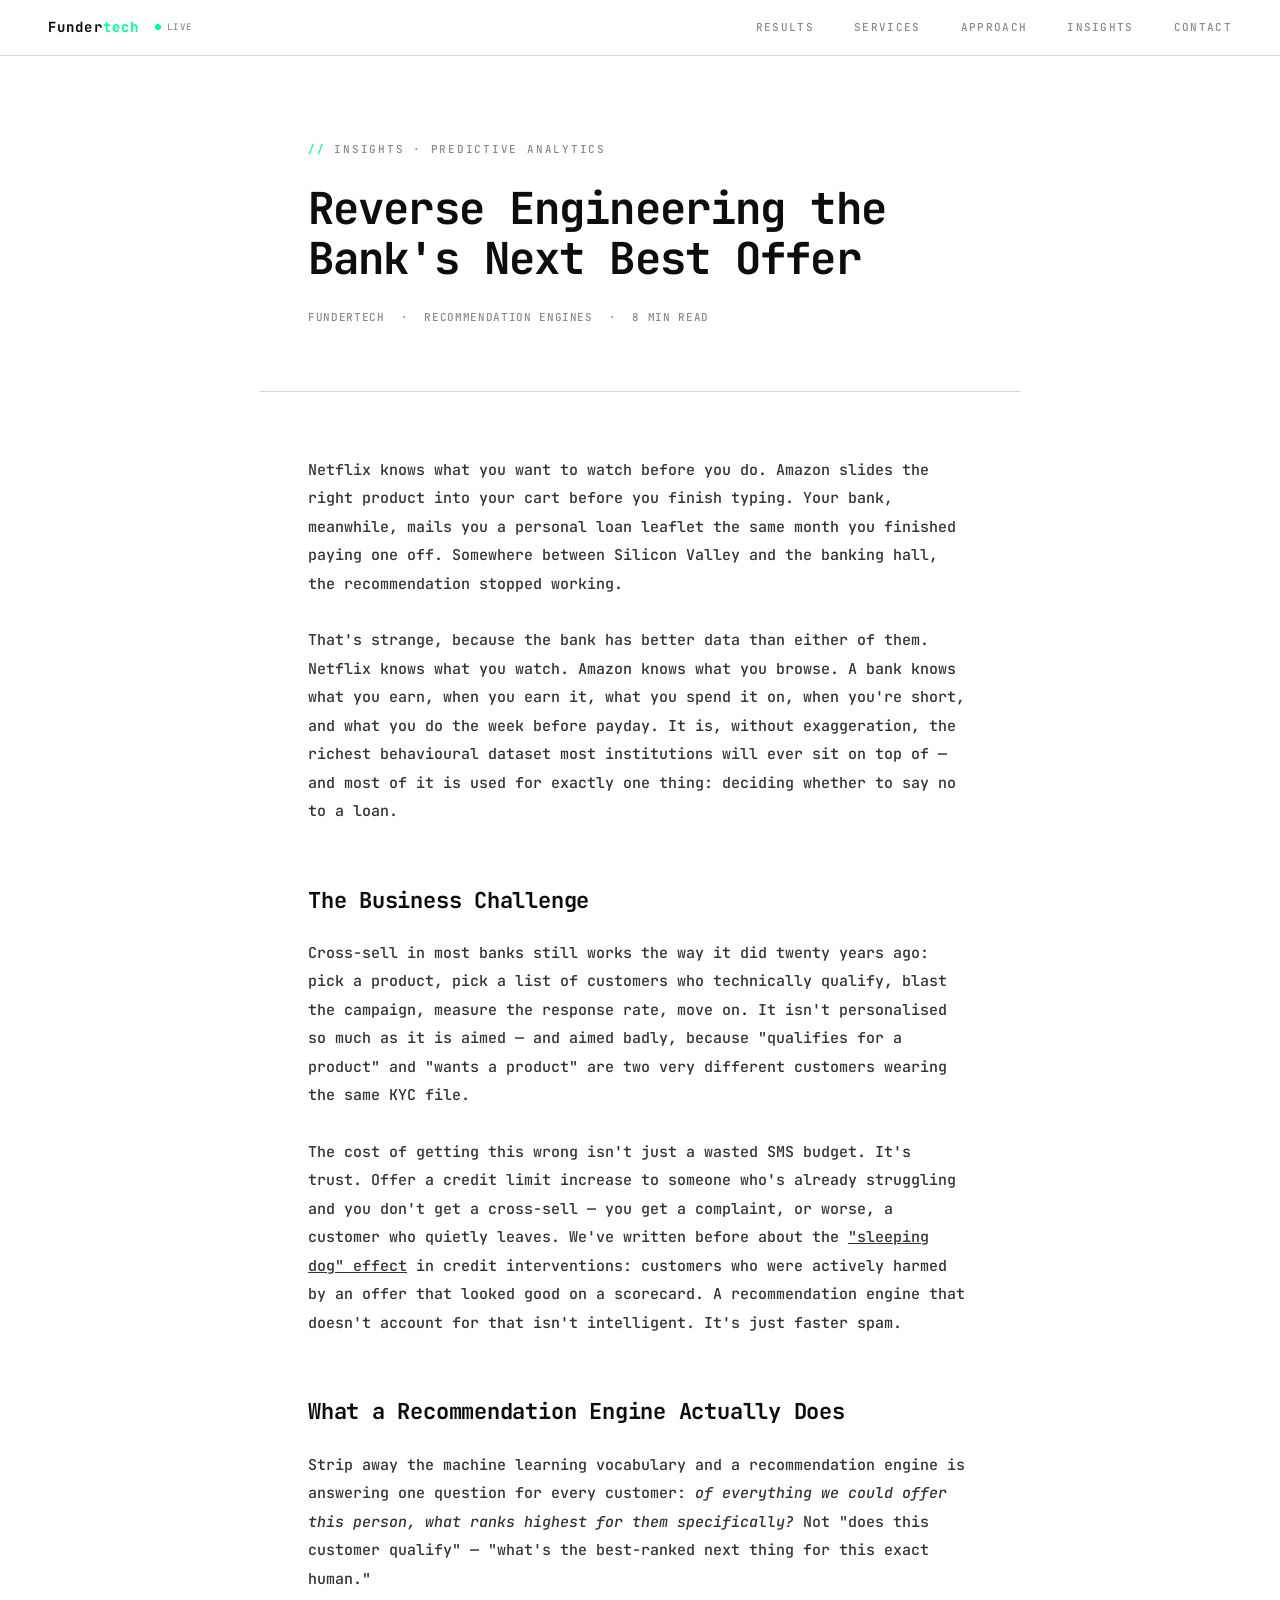
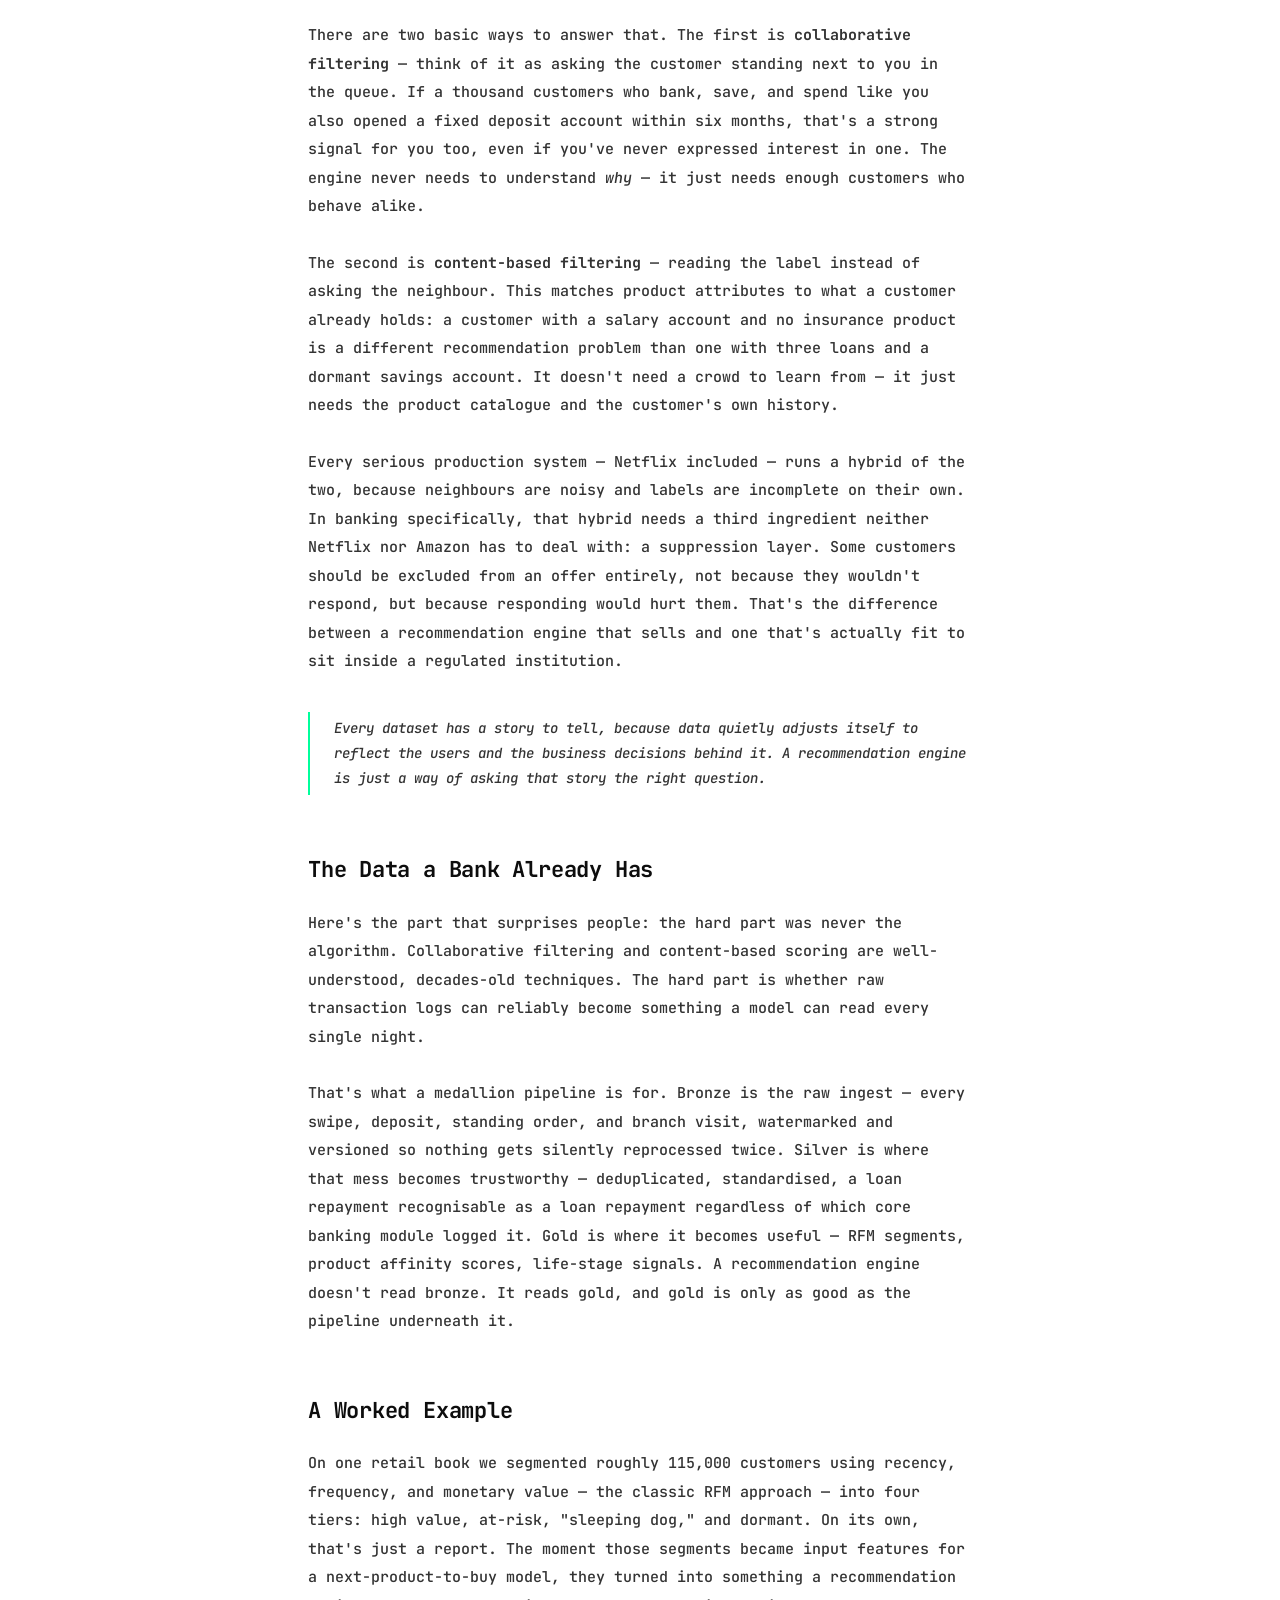
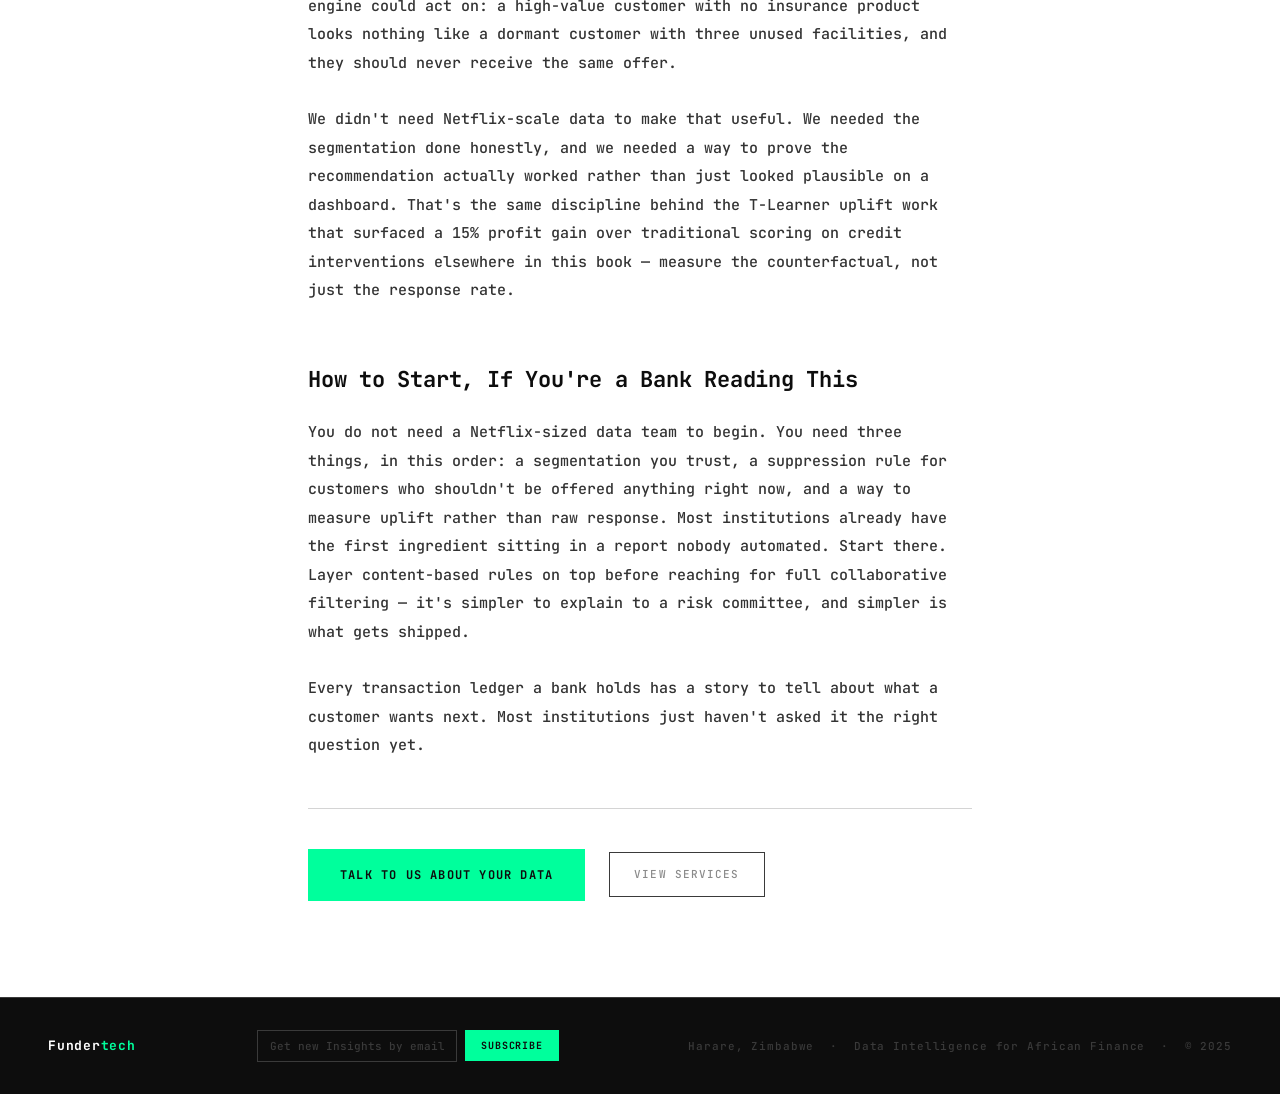
<file: recommendation-engines-in-banking.html>
<!DOCTYPE html>
<html lang="en">
<head>
<meta charset="UTF-8">
<meta name="viewport" content="width=device-width, initial-scale=1.0">
<title>Reverse Engineering the Bank's Next Best Offer — Fundertech</title>
<meta name="description" content="Netflix knows what you want to watch next. Why doesn't your bank know what you want to buy next? A look at recommendation engines in banking, built from real segmentation work.">
<link rel="preconnect" href="https://fonts.googleapis.com">
<link href="https://fonts.googleapis.com/css2?family=JetBrains+Mono:wght@400;500;600;700&display=swap" rel="stylesheet">
<link rel="stylesheet" href="styles.css">
</head>
<body>

<!-- NAV -->
<nav>
  <div class="nav-brand">
    <a href="index.html" class="nav-logo">Funder<span>tech</span></a>
    <span class="nav-live"><span class="live-dot"></span>live</span>
  </div>
  <button class="nav-toggle" aria-label="Toggle menu" aria-expanded="false" aria-controls="nav-links">
    <span></span><span></span><span></span>
  </button>
  <ul class="nav-links" id="nav-links">
    <li><a href="index.html#results">Results</a></li>
    <li><a href="index.html#services">Services</a></li>
    <li><a href="index.html#approach">Approach</a></li>
    <li><a href="insights.html">Insights</a></li>
    <li><a href="index.html#contact">Contact</a></li>
  </ul>
</nav>
<script src="nav.js" defer></script>

<article>
  <div class="article-hero">
    <p class="article-eyebrow">Insights · Predictive Analytics</p>
    <h1 class="article-title">Reverse Engineering the Bank's Next Best Offer</h1>
    <div class="article-meta">
      <span>Fundertech</span>
      <span>·</span>
      <span>Recommendation Engines</span>
      <span>·</span>
      <span>8 min read</span>
    </div>
  </div>

  <div class="article-body">
    <p class="article-hook">Netflix knows what you want to watch before you do. Amazon slides the right product into your cart before you finish typing. Your bank, meanwhile, mails you a personal loan leaflet the same month you finished paying one off. Somewhere between Silicon Valley and the banking hall, the recommendation stopped working.</p>

    <p>That's strange, because the bank has better data than either of them. Netflix knows what you watch. Amazon knows what you browse. A bank knows what you earn, when you earn it, what you spend it on, when you're short, and what you do the week before payday. It is, without exaggeration, the richest behavioural dataset most institutions will ever sit on top of — and most of it is used for exactly one thing: deciding whether to say no to a loan.</p>

    <h2>The Business Challenge</h2>
    <p>Cross-sell in most banks still works the way it did twenty years ago: pick a product, pick a list of customers who technically qualify, blast the campaign, measure the response rate, move on. It isn't personalised so much as it is aimed — and aimed badly, because "qualifies for a product" and "wants a product" are two very different customers wearing the same KYC file.</p>
    <p>The cost of getting this wrong isn't just a wasted SMS budget. It's trust. Offer a credit limit increase to someone who's already struggling and you don't get a cross-sell — you get a complaint, or worse, a customer who quietly leaves. We've written before about the <a href="index.html#results" style="color:inherit;">"sleeping dog" effect</a> in credit interventions: customers who were actively harmed by an offer that looked good on a scorecard. A recommendation engine that doesn't account for that isn't intelligent. It's just faster spam.</p>

    <h2>What a Recommendation Engine Actually Does</h2>
    <p>Strip away the machine learning vocabulary and a recommendation engine is answering one question for every customer: <em>of everything we could offer this person, what ranks highest for them specifically?</em> Not "does this customer qualify" — "what's the best-ranked next thing for this exact human."</p>
    <p>There are two basic ways to answer that. The first is <strong>collaborative filtering</strong> — think of it as asking the customer standing next to you in the queue. If a thousand customers who bank, save, and spend like you also opened a fixed deposit account within six months, that's a strong signal for you too, even if you've never expressed interest in one. The engine never needs to understand <em>why</em> — it just needs enough customers who behave alike.</p>
    <p>The second is <strong>content-based filtering</strong> — reading the label instead of asking the neighbour. This matches product attributes to what a customer already holds: a customer with a salary account and no insurance product is a different recommendation problem than one with three loans and a dormant savings account. It doesn't need a crowd to learn from — it just needs the product catalogue and the customer's own history.</p>
    <p>Every serious production system — Netflix included — runs a hybrid of the two, because neighbours are noisy and labels are incomplete on their own. In banking specifically, that hybrid needs a third ingredient neither Netflix nor Amazon has to deal with: a suppression layer. Some customers should be excluded from an offer entirely, not because they wouldn't respond, but because responding would hurt them. That's the difference between a recommendation engine that sells and one that's actually fit to sit inside a regulated institution.</p>

    <div class="article-callout">Every dataset has a story to tell, because data quietly adjusts itself to reflect the users and the business decisions behind it. A recommendation engine is just a way of asking that story the right question.</div>

    <h2>The Data a Bank Already Has</h2>
    <p>Here's the part that surprises people: the hard part was never the algorithm. Collaborative filtering and content-based scoring are well-understood, decades-old techniques. The hard part is whether raw transaction logs can reliably become something a model can read every single night.</p>
    <p>That's what a medallion pipeline is for. Bronze is the raw ingest — every swipe, deposit, standing order, and branch visit, watermarked and versioned so nothing gets silently reprocessed twice. Silver is where that mess becomes trustworthy — deduplicated, standardised, a loan repayment recognisable as a loan repayment regardless of which core banking module logged it. Gold is where it becomes useful — RFM segments, product affinity scores, life-stage signals. A recommendation engine doesn't read bronze. It reads gold, and gold is only as good as the pipeline underneath it.</p>

    <h2>A Worked Example</h2>
    <p>On one retail book we segmented roughly 115,000 customers using recency, frequency, and monetary value — the classic RFM approach — into four tiers: high value, at-risk, "sleeping dog," and dormant. On its own, that's just a report. The moment those segments became input features for a next-product-to-buy model, they turned into something a recommendation engine could act on: a high-value customer with no insurance product looks nothing like a dormant customer with three unused facilities, and they should never receive the same offer.</p>
    <p>We didn't need Netflix-scale data to make that useful. We needed the segmentation done honestly, and we needed a way to prove the recommendation actually worked rather than just looked plausible on a dashboard. That's the same discipline behind the T-Learner uplift work that surfaced a 15% profit gain over traditional scoring on credit interventions elsewhere in this book — measure the counterfactual, not just the response rate.</p>

    <h2>How to Start, If You're a Bank Reading This</h2>
    <p>You do not need a Netflix-sized data team to begin. You need three things, in this order: a segmentation you trust, a suppression rule for customers who shouldn't be offered anything right now, and a way to measure uplift rather than raw response. Most institutions already have the first ingredient sitting in a report nobody automated. Start there. Layer content-based rules on top before reaching for full collaborative filtering — it's simpler to explain to a risk committee, and simpler is what gets shipped.</p>
    <p>Every transaction ledger a bank holds has a story to tell about what a customer wants next. Most institutions just haven't asked it the right question yet.</p>

    <div class="article-cta">
      <a href="index.html#contact" class="btn-primary">Talk to us about your data</a>
      <a href="index.html#services" class="btn-ghost">View services</a>
    </div>
  </div>
</article>

<!-- FOOTER -->
<footer>
  <div class="footer-logo">Funder<span>tech</span></div>
  <form id="newsletter-form" class="newsletter-form" novalidate>
    <input type="email" name="email" placeholder="Get new Insights by email" required>
    <button type="submit">Subscribe</button>
    <span class="newsletter-status" id="newsletter-status"></span>
  </form>
  <div class="footer-meta">Harare, Zimbabwe &nbsp;·&nbsp; Data Intelligence for African Finance &nbsp;·&nbsp; © 2025</div>
</footer>
<script src="newsletter.js" defer></script>

</body>
</html>
</file>
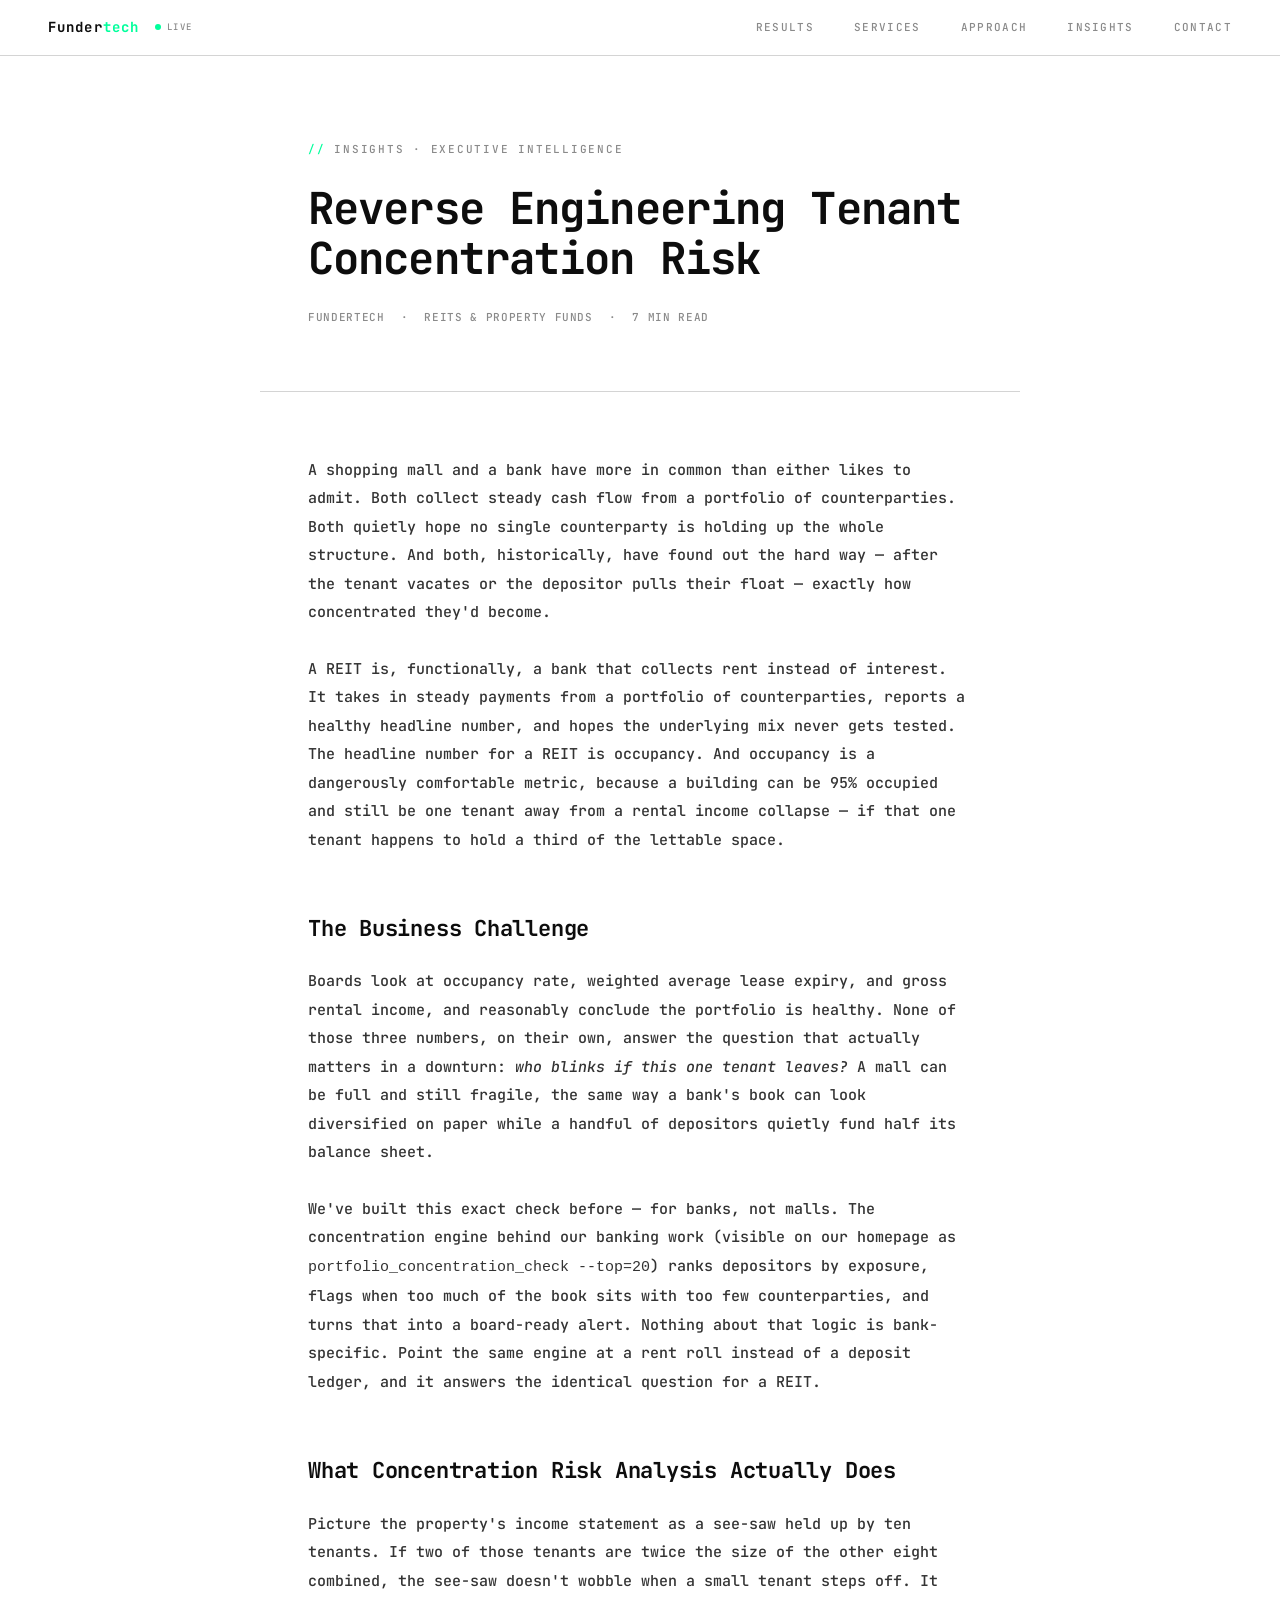
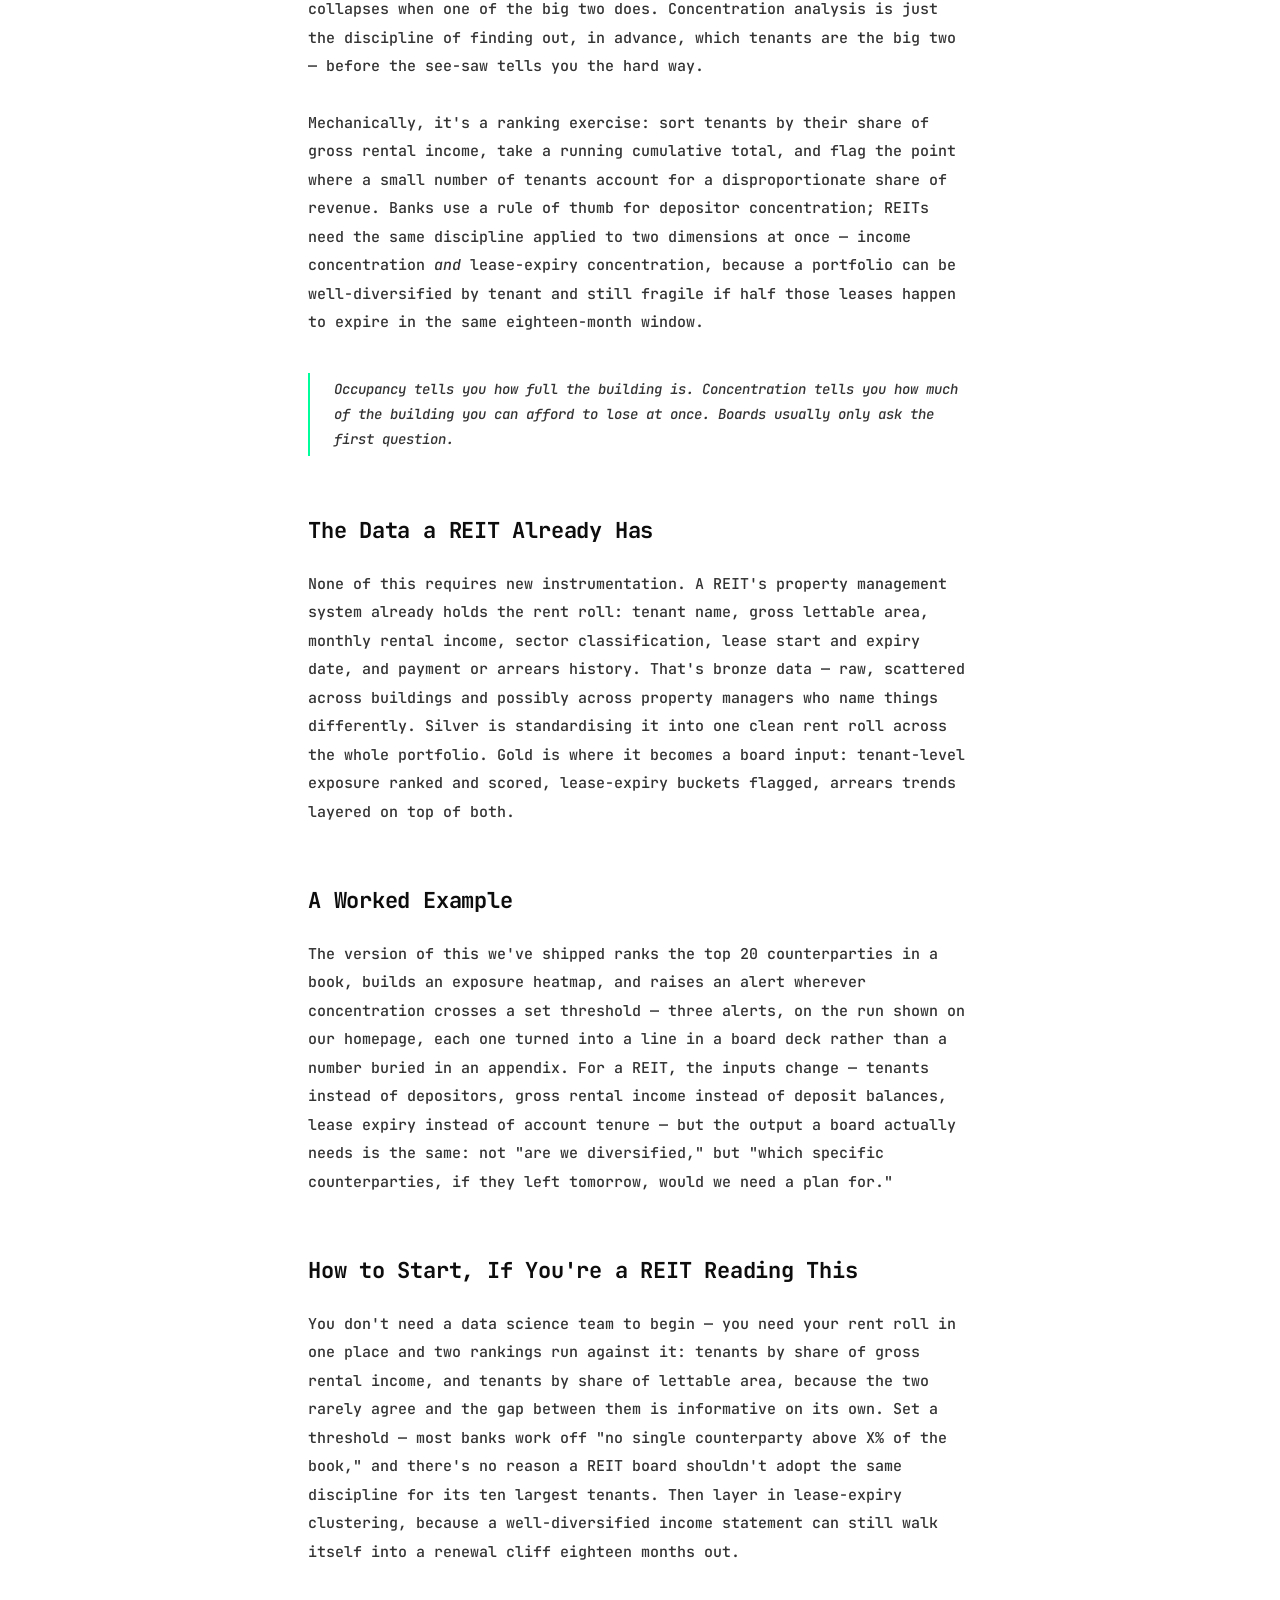
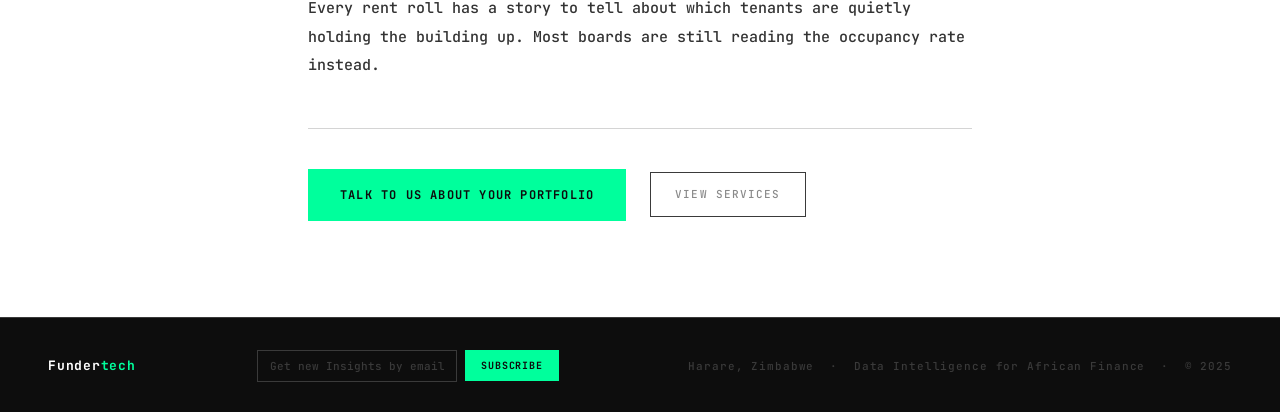
<file: tenant-concentration-risk-reits.html>
<!DOCTYPE html>
<html lang="en">
<head>
<meta charset="UTF-8">
<meta name="viewport" content="width=device-width, initial-scale=1.0">
<title>Reverse Engineering Tenant Concentration Risk — Fundertech</title>
<meta name="description" content="A REIT and a bank have the same blind spot: both collect steady cash flow from a portfolio of counterparties, and both find out the hard way when one counterparty is holding up the whole structure.">
<link rel="preconnect" href="https://fonts.googleapis.com">
<link href="https://fonts.googleapis.com/css2?family=JetBrains+Mono:wght@400;500;600;700&display=swap" rel="stylesheet">
<link rel="stylesheet" href="styles.css">
</head>
<body>

<!-- NAV -->
<nav>
  <div class="nav-brand">
    <a href="index.html" class="nav-logo">Funder<span>tech</span></a>
    <span class="nav-live"><span class="live-dot"></span>live</span>
  </div>
  <button class="nav-toggle" aria-label="Toggle menu" aria-expanded="false" aria-controls="nav-links">
    <span></span><span></span><span></span>
  </button>
  <ul class="nav-links" id="nav-links">
    <li><a href="index.html#results">Results</a></li>
    <li><a href="index.html#services">Services</a></li>
    <li><a href="index.html#approach">Approach</a></li>
    <li><a href="insights.html">Insights</a></li>
    <li><a href="index.html#contact">Contact</a></li>
  </ul>
</nav>
<script src="nav.js" defer></script>

<article>
  <div class="article-hero">
    <p class="article-eyebrow">Insights · Executive Intelligence</p>
    <h1 class="article-title">Reverse Engineering Tenant Concentration Risk</h1>
    <div class="article-meta">
      <span>Fundertech</span>
      <span>·</span>
      <span>REITs &amp; Property Funds</span>
      <span>·</span>
      <span>7 min read</span>
    </div>
  </div>

  <div class="article-body">
    <p class="article-hook">A shopping mall and a bank have more in common than either likes to admit. Both collect steady cash flow from a portfolio of counterparties. Both quietly hope no single counterparty is holding up the whole structure. And both, historically, have found out the hard way — after the tenant vacates or the depositor pulls their float — exactly how concentrated they'd become.</p>

    <p>A REIT is, functionally, a bank that collects rent instead of interest. It takes in steady payments from a portfolio of counterparties, reports a healthy headline number, and hopes the underlying mix never gets tested. The headline number for a REIT is occupancy. And occupancy is a dangerously comfortable metric, because a building can be 95% occupied and still be one tenant away from a rental income collapse — if that one tenant happens to hold a third of the lettable space.</p>

    <h2>The Business Challenge</h2>
    <p>Boards look at occupancy rate, weighted average lease expiry, and gross rental income, and reasonably conclude the portfolio is healthy. None of those three numbers, on their own, answer the question that actually matters in a downturn: <em>who blinks if this one tenant leaves?</em> A mall can be full and still fragile, the same way a bank's book can look diversified on paper while a handful of depositors quietly fund half its balance sheet.</p>
    <p>We've built this exact check before — for banks, not malls. The concentration engine behind our banking work (visible on our homepage as <code>portfolio_concentration_check --top=20</code>) ranks depositors by exposure, flags when too much of the book sits with too few counterparties, and turns that into a board-ready alert. Nothing about that logic is bank-specific. Point the same engine at a rent roll instead of a deposit ledger, and it answers the identical question for a REIT.</p>

    <h2>What Concentration Risk Analysis Actually Does</h2>
    <p>Picture the property's income statement as a see-saw held up by ten tenants. If two of those tenants are twice the size of the other eight combined, the see-saw doesn't wobble when a small tenant steps off. It collapses when one of the big two does. Concentration analysis is just the discipline of finding out, in advance, which tenants are the big two — before the see-saw tells you the hard way.</p>
    <p>Mechanically, it's a ranking exercise: sort tenants by their share of gross rental income, take a running cumulative total, and flag the point where a small number of tenants account for a disproportionate share of revenue. Banks use a rule of thumb for depositor concentration; REITs need the same discipline applied to two dimensions at once — income concentration <em>and</em> lease-expiry concentration, because a portfolio can be well-diversified by tenant and still fragile if half those leases happen to expire in the same eighteen-month window.</p>

    <div class="article-callout">Occupancy tells you how full the building is. Concentration tells you how much of the building you can afford to lose at once. Boards usually only ask the first question.</div>

    <h2>The Data a REIT Already Has</h2>
    <p>None of this requires new instrumentation. A REIT's property management system already holds the rent roll: tenant name, gross lettable area, monthly rental income, sector classification, lease start and expiry date, and payment or arrears history. That's bronze data — raw, scattered across buildings and possibly across property managers who name things differently. Silver is standardising it into one clean rent roll across the whole portfolio. Gold is where it becomes a board input: tenant-level exposure ranked and scored, lease-expiry buckets flagged, arrears trends layered on top of both.</p>

    <h2>A Worked Example</h2>
    <p>The version of this we've shipped ranks the top 20 counterparties in a book, builds an exposure heatmap, and raises an alert wherever concentration crosses a set threshold — three alerts, on the run shown on our homepage, each one turned into a line in a board deck rather than a number buried in an appendix. For a REIT, the inputs change — tenants instead of depositors, gross rental income instead of deposit balances, lease expiry instead of account tenure — but the output a board actually needs is the same: not "are we diversified," but "which specific counterparties, if they left tomorrow, would we need a plan for."</p>

    <h2>How to Start, If You're a REIT Reading This</h2>
    <p>You don't need a data science team to begin — you need your rent roll in one place and two rankings run against it: tenants by share of gross rental income, and tenants by share of lettable area, because the two rarely agree and the gap between them is informative on its own. Set a threshold — most banks work off "no single counterparty above X% of the book," and there's no reason a REIT board shouldn't adopt the same discipline for its ten largest tenants. Then layer in lease-expiry clustering, because a well-diversified income statement can still walk itself into a renewal cliff eighteen months out.</p>
    <p>Every rent roll has a story to tell about which tenants are quietly holding the building up. Most boards are still reading the occupancy rate instead.</p>

    <div class="article-cta">
      <a href="index.html#contact" class="btn-primary">Talk to us about your portfolio</a>
      <a href="index.html#services" class="btn-ghost">View services</a>
    </div>
  </div>
</article>

<!-- FOOTER -->
<footer>
  <div class="footer-logo">Funder<span>tech</span></div>
  <form id="newsletter-form" class="newsletter-form" novalidate>
    <input type="email" name="email" placeholder="Get new Insights by email" required>
    <button type="submit">Subscribe</button>
    <span class="newsletter-status" id="newsletter-status"></span>
  </form>
  <div class="footer-meta">Harare, Zimbabwe &nbsp;·&nbsp; Data Intelligence for African Finance &nbsp;·&nbsp; © 2025</div>
</footer>
<script src="newsletter.js" defer></script>

</body>
</html>
</file>
<file: styles.css>
*, *::before, *::after { box-sizing: border-box; margin: 0; padding: 0; }

:root {
  --black:   #0D0D0D;
  --white:   #FFFFFF;
  --grey-1:  #F2F2F2;
  --grey-2:  #D4D4D4;
  --grey-3:  #8A8A8A;
  --grey-4:  #3A3A3A;
  --mint:    #00FF9C;
  --mono:    'JetBrains Mono', monospace;
}

html { scroll-behavior: smooth; }

body {
  font-family: var(--mono);
  background: var(--white);
  color: var(--black);
  font-size: 13px;
  line-height: 1.7;
  font-weight: 500;
  -webkit-font-smoothing: auto;
}

/* ── NAV ── */
nav {
  position: fixed;
  top: 0; left: 0; right: 0;
  z-index: 100;
  background: var(--white);
  border-bottom: 1px solid var(--grey-2);
  display: flex;
  align-items: center;
  justify-content: space-between;
  padding: 0 48px;
  height: 56px;
}

.nav-brand { display: flex; align-items: center; gap: 16px; }

.nav-logo {
  font-size: 14px;
  font-weight: 700;
  letter-spacing: 0.08em;
  color: var(--black);
  text-decoration: none;
}
.nav-logo span { color: var(--mint); }

.nav-live {
  display: flex;
  align-items: center;
  gap: 6px;
  font-size: 9px;
  letter-spacing: 0.14em;
  color: var(--grey-3);
  text-transform: uppercase;
  font-weight: 500;
}

.live-dot {
  width: 6px; height: 6px;
  border-radius: 50%;
  background: var(--mint);
  animation: pulse 2s ease infinite;
}

@keyframes pulse {
  0%,100% { opacity: 1; transform: scale(1); }
  50%      { opacity: 0.35; transform: scale(0.65); }
}

.nav-links {
  display: flex;
  gap: 40px;
  list-style: none;
}

.nav-links a {
  font-size: 11px;
  font-weight: 500;
  color: var(--grey-3);
  text-decoration: none;
  letter-spacing: 0.12em;
  text-transform: uppercase;
  transition: color 0.2s;
}
.nav-links a:hover { color: var(--black); }

.nav-toggle {
  display: none;
  background: none;
  border: none;
  cursor: pointer;
  padding: 8px;
  width: 32px;
  height: 32px;
  flex-direction: column;
  justify-content: center;
  align-items: center;
  gap: 5px;
}
.nav-toggle span {
  display: block;
  width: 20px;
  height: 2px;
  background: var(--black);
  transition: transform 0.2s ease, opacity 0.2s ease;
}
.nav-toggle[aria-expanded="true"] span:nth-child(1) { transform: translateY(7px) rotate(45deg); }
.nav-toggle[aria-expanded="true"] span:nth-child(2) { opacity: 0; }
.nav-toggle[aria-expanded="true"] span:nth-child(3) { transform: translateY(-7px) rotate(-45deg); }

/* ── HERO ── */
.hero {
  min-height: 100vh;
  display: flex;
  flex-direction: column;
  justify-content: center;
  padding: 120px 48px 80px;
  border-bottom: 1px solid var(--grey-2);
  position: relative;
  overflow: hidden;
}

.hero-grid {
  position: absolute;
  inset: 0;
  background-image:
    linear-gradient(rgba(0,255,156,0.04) 1px, transparent 1px),
    linear-gradient(90deg, rgba(0,255,156,0.04) 1px, transparent 1px);
  background-size: 64px 64px;
  pointer-events: none;
  animation: gridfade 4s ease-in-out infinite alternate;
}
@keyframes gridfade { 0% { opacity: 0.5; } 100% { opacity: 1; } }

.hero-scan {
  position: absolute;
  top: 0; left: 0; right: 0;
  height: 1px;
  background: linear-gradient(90deg, transparent, var(--mint) 50%, transparent);
  opacity: 0.3;
  animation: scandown 7s linear infinite;
  pointer-events: none;
}
@keyframes scandown {
  0%   { transform: translateY(0); }
  100% { transform: translateY(100vh); }
}

.hero-eyebrow {
  font-size: 11px;
  font-weight: 500;
  color: var(--grey-3);
  letter-spacing: 0.16em;
  text-transform: uppercase;
  margin-bottom: 48px;
  position: relative; z-index: 1;
}
.hero-eyebrow::before { content: '// '; color: var(--mint); }

.hero-headline {
  font-size: clamp(32px, 5vw, 64px);
  font-weight: 700;
  line-height: 1.1;
  letter-spacing: -0.02em;
  max-width: 840px;
  margin-bottom: 32px;
  position: relative; z-index: 1;
}
.hero-headline .accent { color: var(--mint); }

.hero-sub {
  font-size: 14px;
  font-weight: 500;
  color: #4A4A4A;
  max-width: 520px;
  line-height: 1.8;
  margin-bottom: 64px;
  position: relative; z-index: 1;
}

/* Terminal */
.terminal {
  background: var(--black);
  border-radius: 4px;
  padding: 28px 32px;
  max-width: 640px;
  position: relative; z-index: 1;
  overflow: hidden;
}
.terminal::before {
  content: '● ● ●';
  display: block;
  font-size: 10px;
  color: var(--grey-4);
  margin-bottom: 20px;
  letter-spacing: 4px;
}
.t-line {
  display: flex;
  align-items: flex-start;
  gap: 12px;
  margin-bottom: 6px;
  font-size: 12px;
}
.t-prompt { color: var(--mint); white-space: nowrap; }
.t-cmd    { color: var(--white); font-weight: 500; }
.t-out    { color: #4A4A4A; padding-left: 24px; margin-bottom: 12px; font-size: 11px; font-weight: 500; }
.t-out span { color: var(--mint); font-weight: 700; }
.cursor {
  display: inline-block;
  width: 8px; height: 14px;
  background: var(--mint);
  vertical-align: middle;
  margin-left: 2px;
  animation: blink 1.1s step-end infinite;
}
@keyframes blink { 0%,100%{opacity:1} 50%{opacity:0} }

/* ── DATA PIPELINE ── */
.pipeline-section {
  background: var(--black);
  border-bottom: 1px solid var(--grey-4);
  overflow: hidden;
}
.pipeline-inner {
  max-width: 1200px;
  margin: 0 auto;
  padding: 72px 48px;
}
.pipeline-label {
  font-size: 10px;
  letter-spacing: 0.2em;
  text-transform: uppercase;
  color: var(--grey-4);
  margin-bottom: 48px;
  display: flex;
  align-items: center;
  gap: 16px;
  font-weight: 500;
}
.pipeline-label::after { content: ''; flex: 1; height: 1px; background: var(--grey-4); }

.pipeline-flow {
  display: flex;
  align-items: center;
  overflow-x: auto;
  padding-bottom: 4px;
}

.pipeline-node {
  display: flex;
  flex-direction: column;
  align-items: center;
  flex-shrink: 0;
  min-width: 120px;
  opacity: 0;
  animation: nodein 0.5s ease forwards;
}
.pipeline-node:nth-child(1) { animation-delay: 0.2s; }
.pipeline-node:nth-child(3) { animation-delay: 0.7s; }
.pipeline-node:nth-child(5) { animation-delay: 1.2s; }
.pipeline-node:nth-child(7) { animation-delay: 1.7s; }
.pipeline-node:nth-child(9) { animation-delay: 2.2s; }

@keyframes nodein {
  from { opacity: 0; transform: translateY(8px); }
  to   { opacity: 1; transform: translateY(0); }
}

.node-box {
  width: 56px; height: 56px;
  border: 1px solid var(--grey-4);
  display: flex;
  align-items: center;
  justify-content: center;
  font-size: 9px;
  font-weight: 700;
  color: var(--grey-3);
  letter-spacing: 0.08em;
  margin-bottom: 14px;
  transition: border-color 0.3s, color 0.3s;
  position: relative;
}
.node-box.active {
  border-color: var(--mint);
  color: var(--mint);
}
.node-box.active::after {
  content: '';
  position: absolute;
  inset: 3px;
  border: 1px solid rgba(0,255,156,0.2);
}
.pipeline-node:hover .node-box { border-color: var(--mint); color: var(--mint); }

.node-name {
  font-size: 10px;
  font-weight: 700;
  color: var(--white);
  letter-spacing: 0.1em;
  text-transform: uppercase;
  margin-bottom: 4px;
  text-align: center;
}
.node-sub {
  font-size: 9px;
  color: var(--grey-4);
  text-align: center;
  line-height: 1.7;
  font-weight: 400;
}

.pipeline-connector {
  flex: 1;
  min-width: 48px;
  height: 1px;
  background: var(--grey-4);
  position: relative;
  margin-bottom: 38px;
  overflow: visible;
}
.conn-dot {
  position: absolute;
  top: 50%; transform: translateY(-50%);
  width: 5px; height: 5px;
  border-radius: 50%;
  background: var(--mint);
  animation: flowdot 2.2s linear infinite;
  opacity: 0;
}
.conn-dot:nth-child(2) { animation-delay: 0.73s; }
.conn-dot:nth-child(3) { animation-delay: 1.47s; }
@keyframes flowdot {
  0%   { left: -5px; opacity: 0; }
  8%   { opacity: 1; }
  92%  { opacity: 1; }
  100% { left: calc(100% + 5px); opacity: 0; }
}

/* ── SECTION SHELL ── */
section { border-bottom: 1px solid var(--grey-2); }
.section-inner { max-width: 1200px; margin: 0 auto; padding: 96px 48px; }
.section-label {
  font-size: 10px;
  letter-spacing: 0.2em;
  text-transform: uppercase;
  color: var(--grey-3);
  margin-bottom: 64px;
  display: flex;
  align-items: center;
  gap: 16px;
  font-weight: 500;
}
.section-label::after { content: ''; flex: 1; height: 1px; background: var(--grey-2); }

/* ── RESULTS ── */
.results-grid {
  display: grid;
  grid-template-columns: repeat(auto-fit, minmax(260px, 1fr));
  gap: 2px;
  background: var(--grey-2);
  border: 1px solid var(--grey-2);
}
.result-card { background: var(--white); padding: 40px 36px; transition: background 0.2s; }
.result-card:hover { background: var(--grey-1); }

.result-metric {
  font-size: 48px;
  font-weight: 700;
  line-height: 1;
  letter-spacing: -0.03em;
  color: var(--black);
  margin-bottom: 8px;
}
.result-metric .unit { font-size: 20px; font-weight: 400; color: var(--mint); }

.result-label {
  font-size: 11px;
  color: var(--grey-3);
  letter-spacing: 0.1em;
  text-transform: uppercase;
  margin-bottom: 0;
  font-weight: 500;
}

/* Mini charts */
.mini-chart { margin: 20px 0 18px; }
.chart-title {
  font-size: 9px;
  letter-spacing: 0.12em;
  text-transform: uppercase;
  color: var(--grey-3);
  margin-bottom: 10px;
  font-weight: 500;
}

/* Sparkline bars */
.spark-bars {
  display: flex;
  align-items: flex-end;
  gap: 3px;
  height: 36px;
}
.sp-bar {
  flex: 1;
  background: var(--mint);
  opacity: 0;
  transform: scaleY(0);
  transform-origin: bottom;
  transition: opacity 0.3s ease, transform 0.5s cubic-bezier(0.16,1,0.3,1);
}
.spark-bars.animate .sp-bar { opacity: 1; transform: scaleY(1); }
.sp-bar:nth-child(1)  { height:35%; transition-delay:0.05s; }
.sp-bar:nth-child(2)  { height:52%; transition-delay:0.10s; }
.sp-bar:nth-child(3)  { height:48%; transition-delay:0.15s; }
.sp-bar:nth-child(4)  { height:65%; transition-delay:0.20s; }
.sp-bar:nth-child(5)  { height:72%; transition-delay:0.25s; }
.sp-bar:nth-child(6)  { height:68%; transition-delay:0.30s; }
.sp-bar:nth-child(7)  { height:80%; transition-delay:0.35s; }
.sp-bar:nth-child(8)  { height:88%; transition-delay:0.40s; }
.sp-bar:nth-child(9)  { height:84%; transition-delay:0.45s; }
.sp-bar:nth-child(10) { height:95%; transition-delay:0.50s; }
.sp-bar:nth-child(11) { height:100%;transition-delay:0.55s; }
.sp-bar:nth-child(12) { height:98%; transition-delay:0.60s; opacity: 0.5; }

/* Before/after bars */
.cmp-chart { display: flex; flex-direction: column; gap: 10px; }
.cmp-row { display: flex; align-items: center; gap: 10px; }
.cmp-label { font-size: 9px; color: var(--grey-3); width: 58px; flex-shrink: 0; font-weight: 500; letter-spacing: 0.04em; }
.cmp-track { flex: 1; height: 7px; background: var(--grey-1); border: 1px solid var(--grey-2); position: relative; overflow: hidden; }
.cmp-fill {
  height: 100%;
  width: 0;
  transition: width 1.6s cubic-bezier(0.16,1,0.3,1);
}
.cmp-fill.is-control   { background: var(--grey-3); opacity: 0.45; }
.cmp-fill.is-treatment { background: var(--mint); }
.cmp-val { font-size: 9px; font-weight: 700; color: var(--black); width: 48px; text-align: right; white-space: nowrap; }
.cmp-delta { color: var(--mint); font-size: 8px; }

/* Donut */
.donut-wrap { display: flex; align-items: center; gap: 16px; }
.donut-legend { display: flex; flex-direction: column; gap: 7px; }
.legend-row { display: flex; align-items: center; gap: 7px; font-size: 9px; color: var(--grey-3); font-weight: 400; letter-spacing: 0.04em; }
.legend-pip { width: 7px; height: 7px; border-radius: 50%; flex-shrink: 0; }

/* SVG donut segments */
.donut-seg {
  stroke-dasharray: 0 151;
  transition: stroke-dasharray 1.2s cubic-bezier(0.16,1,0.3,1);
}

/* Phase bars */
.phase-wrap { display: flex; align-items: flex-end; gap: 8px; height: 72px; }
.phase-col { display: flex; flex-direction: column; align-items: center; gap: 6px; flex: 1; justify-content: flex-end; }
.phase-bar {
  width: 100%;
  height: 0;
  background: var(--mint);
  opacity: 0;
  transition: height 0.9s cubic-bezier(0.16,1,0.3,1), opacity 0.3s;
}
.phase-lbl { font-size: 8px; color: var(--grey-3); font-weight: 500; letter-spacing: 0.06em; text-align: center; }

.result-desc {
  font-size: 12px;
  color: #4A4A4A;
  font-weight: 500;
  line-height: 1.8;
  border-top: 1px solid var(--grey-2);
  padding-top: 16px;
}

/* ── SERVICES ── */
.services-list { display: flex; flex-direction: column; }
.service-row {
  display: grid;
  grid-template-columns: 48px 1fr 1fr;
  gap: 48px;
  align-items: start;
  padding: 40px 0;
  border-top: 1px solid var(--grey-2);
  transition: background 0.15s;
}
.service-row:hover { background: var(--grey-1); margin: 0 -48px; padding: 40px 48px; }
.service-num { font-size: 11px; color: var(--mint); font-weight: 700; padding-top: 3px; }
.service-name { font-size: 18px; font-weight: 700; letter-spacing: -0.01em; margin-bottom: 8px; }
.service-tag {
  display: inline-block;
  font-size: 10px;
  color: var(--grey-3);
  border: 1px solid var(--grey-2);
  padding: 2px 8px;
  letter-spacing: 0.12em;
  text-transform: uppercase;
  margin-bottom: 16px;
  font-weight: 500;
}
.service-body { font-size: 12px; color: #4A4A4A; font-weight: 500; line-height: 1.9; }
.service-detail { font-size: 12px; color: #4A4A4A; font-weight: 500; line-height: 2; }
.service-detail li { list-style: none; padding-left: 0; margin-bottom: 4px; }
.service-detail li::before { content: '→ '; color: var(--mint); }

/* ── WHO WE SERVE ── */
.clients-grid {
  display: grid;
  grid-template-columns: repeat(auto-fit, minmax(200px, 1fr));
  gap: 2px;
  background: var(--grey-2);
  border: 1px solid var(--grey-2);
}
.client-cell { background: var(--white); padding: 36px 32px; }
.client-sector { font-size: 13px; font-weight: 700; margin-bottom: 8px; }
.client-desc { font-size: 11px; color: #4A4A4A; font-weight: 500; line-height: 1.8; }

/* ── APPROACH ── */
.approach-block { display: grid; grid-template-columns: 1fr 2fr; gap: 96px; align-items: start; }
.approach-left h2 { font-size: 28px; font-weight: 700; letter-spacing: -0.02em; line-height: 1.2; margin-bottom: 24px; }
.approach-left p { font-size: 12px; color: #4A4A4A; font-weight: 500; line-height: 1.9; }
.approach-right { display: flex; flex-direction: column; }

.approach-step {
  display: grid;
  grid-template-columns: 32px 1fr;
  gap: 24px;
  padding: 28px 0;
  border-top: 1px solid var(--grey-2);
  opacity: 0;
  transform: translateY(10px);
  transition: opacity 0.5s ease, transform 0.5s ease;
}
.approach-step.visible { opacity: 1; transform: translateY(0); }
.step-num { font-size: 11px; color: var(--mint); font-weight: 700; padding-top: 2px; }
.step-title { font-size: 14px; font-weight: 700; margin-bottom: 6px; }
.step-body { font-size: 12px; color: #4A4A4A; font-weight: 500; line-height: 1.8; }

/* ── CTA ── */
.cta-section { background: var(--black); border-bottom: none; }
.cta-inner {
  max-width: 1200px;
  margin: 0 auto;
  padding: 96px 48px;
  display: flex;
  align-items: flex-end;
  justify-content: space-between;
  gap: 64px;
}
.cta-left h2 {
  font-size: clamp(28px, 4vw, 52px);
  font-weight: 700;
  color: var(--white);
  letter-spacing: -0.02em;
  line-height: 1.1;
  max-width: 560px;
  margin-bottom: 20px;
}
.cta-left h2 .accent { color: var(--mint); }
.cta-left p { font-size: 12px; color: #4A4A4A; font-weight: 500; max-width: 440px; line-height: 1.9; }
.cta-right { display: flex; flex-direction: column; gap: 16px; align-items: flex-end; flex-shrink: 0; }

.contact-form { display: flex; flex-direction: column; gap: 12px; width: 100%; max-width: 320px; }
.contact-form input,
.contact-form textarea {
  background: transparent;
  border: 1px solid var(--grey-4);
  color: var(--white);
  font-family: var(--mono);
  font-size: 12px;
  font-weight: 500;
  padding: 12px 14px;
  resize: vertical;
  transition: border-color 0.2s;
  width: 100%;
}
.contact-form input::placeholder,
.contact-form textarea::placeholder { color: var(--grey-3); }
.contact-form input:focus,
.contact-form textarea:focus { outline: none; border-color: var(--mint); }
.contact-form button { width: 100%; }
.form-status { font-size: 11px; color: var(--grey-3); min-height: 14px; }
.form-status.success { color: var(--mint); }
.form-status.error { color: #ff6b6b; }

.btn-primary {
  display: inline-block;
  background: var(--mint);
  color: var(--black);
  font-family: var(--mono);
  font-size: 12px;
  font-weight: 700;
  letter-spacing: 0.1em;
  text-transform: uppercase;
  text-decoration: none;
  padding: 16px 32px;
  border: none;
  cursor: pointer;
  transition: opacity 0.2s;
}
.btn-primary:hover { opacity: 0.85; }

.btn-ghost {
  display: inline-block;
  background: transparent;
  color: var(--grey-3);
  font-family: var(--mono);
  font-size: 11px;
  font-weight: 500;
  letter-spacing: 0.1em;
  text-transform: uppercase;
  text-decoration: none;
  padding: 12px 24px;
  border: 1px solid var(--grey-4);
  transition: border-color 0.2s, color 0.2s;
}
.btn-ghost:hover { border-color: var(--grey-3); color: var(--white); }

/* ── FOOTER ── */
footer {
  background: var(--black);
  padding: 32px 48px;
  border-top: 1px solid var(--grey-4);
  display: flex;
  align-items: center;
  justify-content: space-between;
}
.footer-logo { font-size: 13px; font-weight: 700; color: var(--white); letter-spacing: 0.06em; }
.footer-logo span { color: var(--mint); }
.footer-meta { font-size: 11px; color: var(--grey-4); letter-spacing: 0.08em; font-weight: 500; }

.newsletter-form { display: flex; align-items: center; gap: 8px; }
.newsletter-form input {
  background: transparent;
  border: 1px solid var(--grey-4);
  color: var(--white);
  font-family: var(--mono);
  font-size: 11px;
  font-weight: 500;
  padding: 8px 12px;
  width: 200px;
}
.newsletter-form input::placeholder { color: var(--grey-4); }
.newsletter-form input:focus { outline: none; border-color: var(--mint); }
.newsletter-form button {
  background: var(--mint);
  color: var(--black);
  border: none;
  font-family: var(--mono);
  font-size: 10px;
  font-weight: 700;
  letter-spacing: 0.08em;
  text-transform: uppercase;
  padding: 9px 16px;
  cursor: pointer;
  transition: opacity 0.2s;
}
.newsletter-form button:hover { opacity: 0.85; }
.newsletter-status { font-size: 10px; color: var(--grey-4); }
.newsletter-status.success { color: var(--mint); }
.newsletter-status.error { color: #ff6b6b; }

/* ── RESPONSIVE ── */
@media (max-width: 768px) {
  nav { padding: 0 24px; }
  .nav-toggle { display: flex; }
  .nav-links {
    display: none;
    position: fixed;
    top: 56px;
    left: 0;
    right: 0;
    flex-direction: column;
    gap: 0;
    background: var(--white);
    border-bottom: 1px solid var(--grey-2);
    padding: 8px 24px 16px;
  }
  .nav-links.open { display: flex; }
  .nav-links li { border-top: 1px solid var(--grey-1); }
  .nav-links a { display: block; padding: 16px 0; }
  .hero { padding: 100px 24px 64px; }
  .section-inner { padding: 64px 24px; }
  .pipeline-inner { padding: 56px 24px; }
  .service-row { grid-template-columns: 32px 1fr; }
  .service-row .service-detail { display: none; }
  .approach-block { grid-template-columns: 1fr; gap: 48px; }
  .cta-inner { flex-direction: column; align-items: flex-start; }
  .cta-right { align-items: flex-start; }
  footer { flex-direction: column; gap: 12px; align-items: flex-start; }
  .newsletter-form { width: 100%; }
  .newsletter-form input { flex: 1; width: auto; }
  .service-row:hover { margin: 0; padding: 40px 0; background: transparent; }
  .pipeline-node { min-width: 88px; }
}

@media (prefers-reduced-motion: reduce) {
  .cursor, .hero-scan, .live-dot, .conn-dot { animation: none !important; }
  .approach-step { opacity: 1; transform: none; }
  .donut-seg { transition: none; }
  .cmp-fill, .phase-bar, .sp-bar { transition: none; }
}

/* ── ARTICLE / INSIGHTS ── */
.article-hero {
  padding: 140px 48px 64px;
  border-bottom: 1px solid var(--grey-2);
  max-width: 760px;
  margin: 0 auto;
}
.article-eyebrow {
  font-size: 11px;
  font-weight: 500;
  color: var(--grey-3);
  letter-spacing: 0.16em;
  text-transform: uppercase;
  margin-bottom: 24px;
}
.article-eyebrow::before { content: '// '; color: var(--mint); }
.article-title {
  font-size: clamp(28px, 4.2vw, 44px);
  font-weight: 700;
  line-height: 1.15;
  letter-spacing: -0.02em;
  margin-bottom: 24px;
}
.article-meta {
  display: flex;
  gap: 16px;
  font-size: 11px;
  color: var(--grey-3);
  letter-spacing: 0.06em;
  text-transform: uppercase;
}
.article-body {
  max-width: 760px;
  margin: 0 auto;
  padding: 64px 48px 96px;
}
.article-body p {
  font-size: 15px;
  line-height: 1.9;
  color: #333;
  font-weight: 500;
  margin-bottom: 28px;
}
.article-body h2 {
  font-size: 22px;
  font-weight: 700;
  letter-spacing: -0.01em;
  margin: 56px 0 20px;
}
.article-hook {
  font-size: 17px;
  line-height: 1.85;
  color: var(--black);
  font-weight: 600;
  margin-bottom: 36px;
}
.article-callout {
  border-left: 2px solid var(--mint);
  padding: 4px 0 4px 24px;
  margin: 36px 0;
  font-size: 14px;
  color: #333;
  font-weight: 500;
  font-style: italic;
  line-height: 1.8;
}
.article-cta {
  margin-top: 48px;
  padding-top: 40px;
  border-top: 1px solid var(--grey-2);
  display: flex;
  align-items: center;
  gap: 24px;
  flex-wrap: wrap;
}

@media (max-width: 768px) {
  .article-hero { padding: 100px 24px 48px; }
  .article-body { padding: 48px 24px 64px; }
}
</file>
